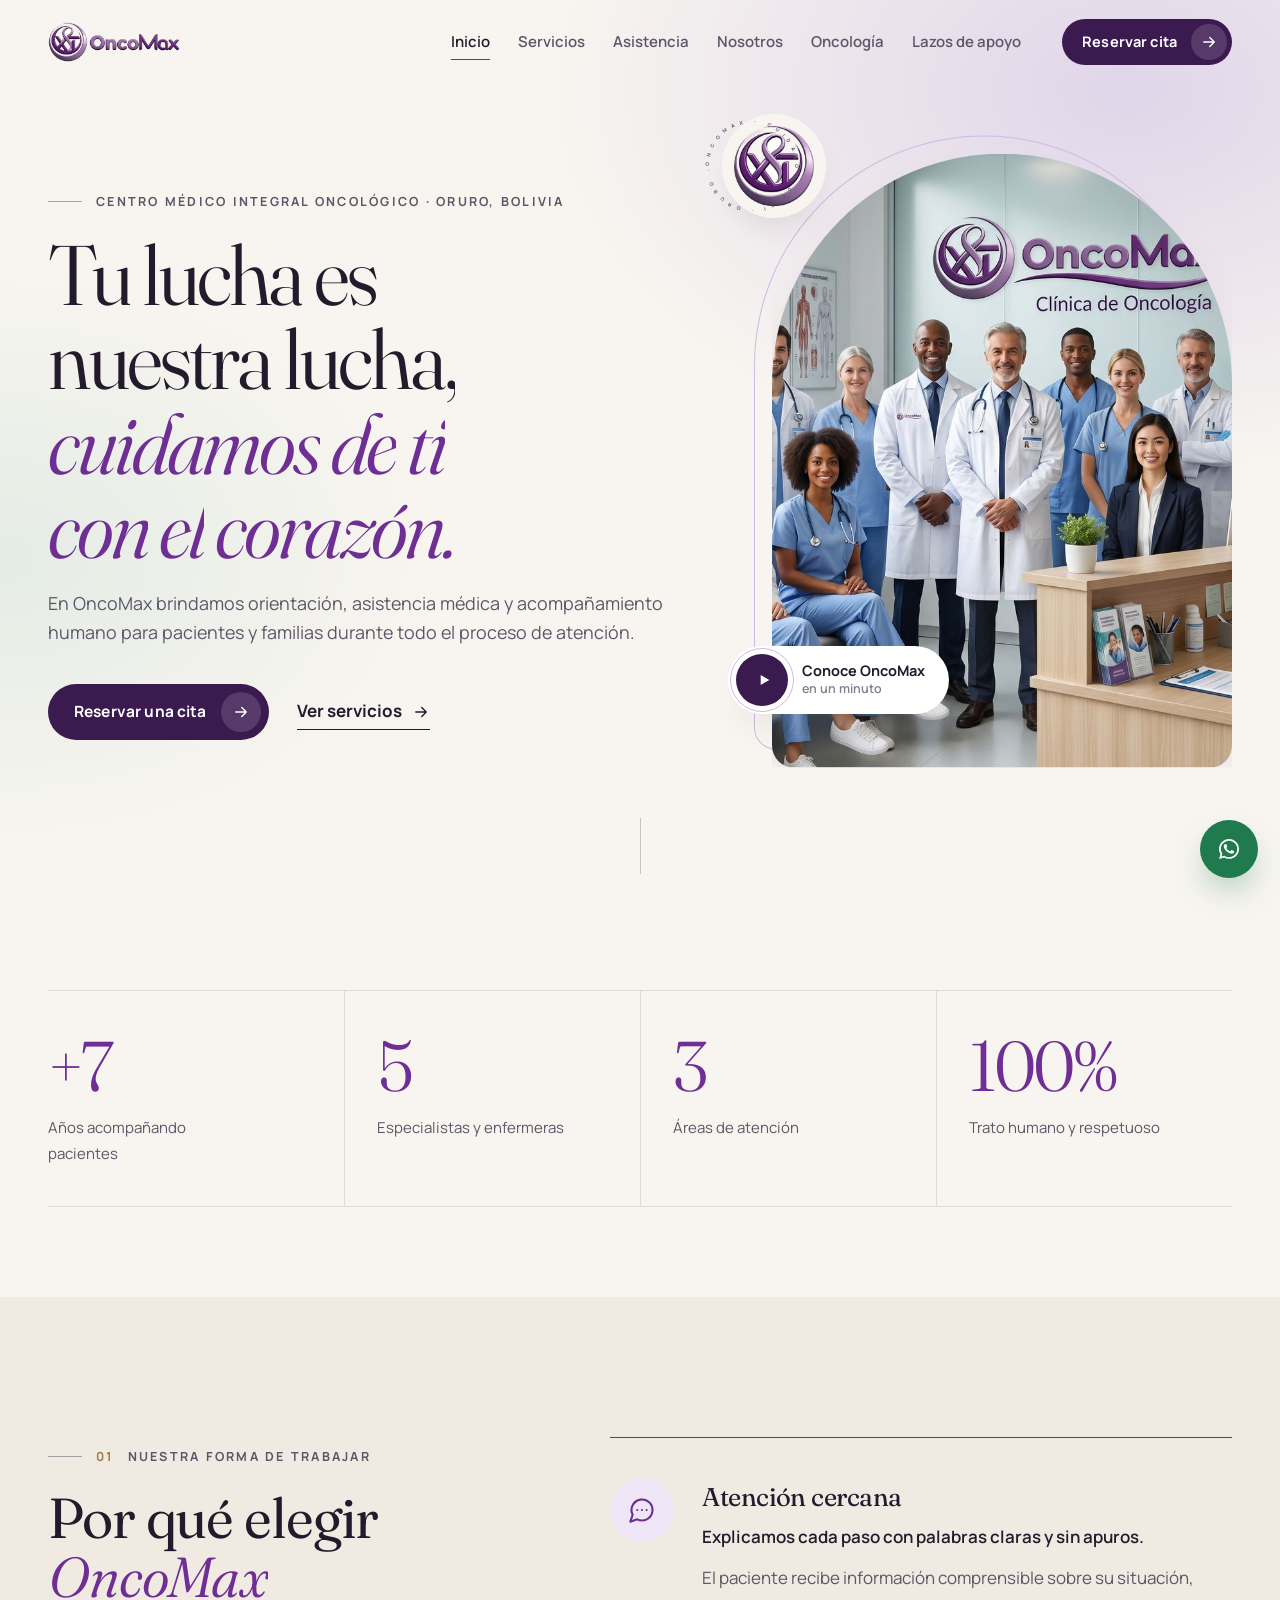
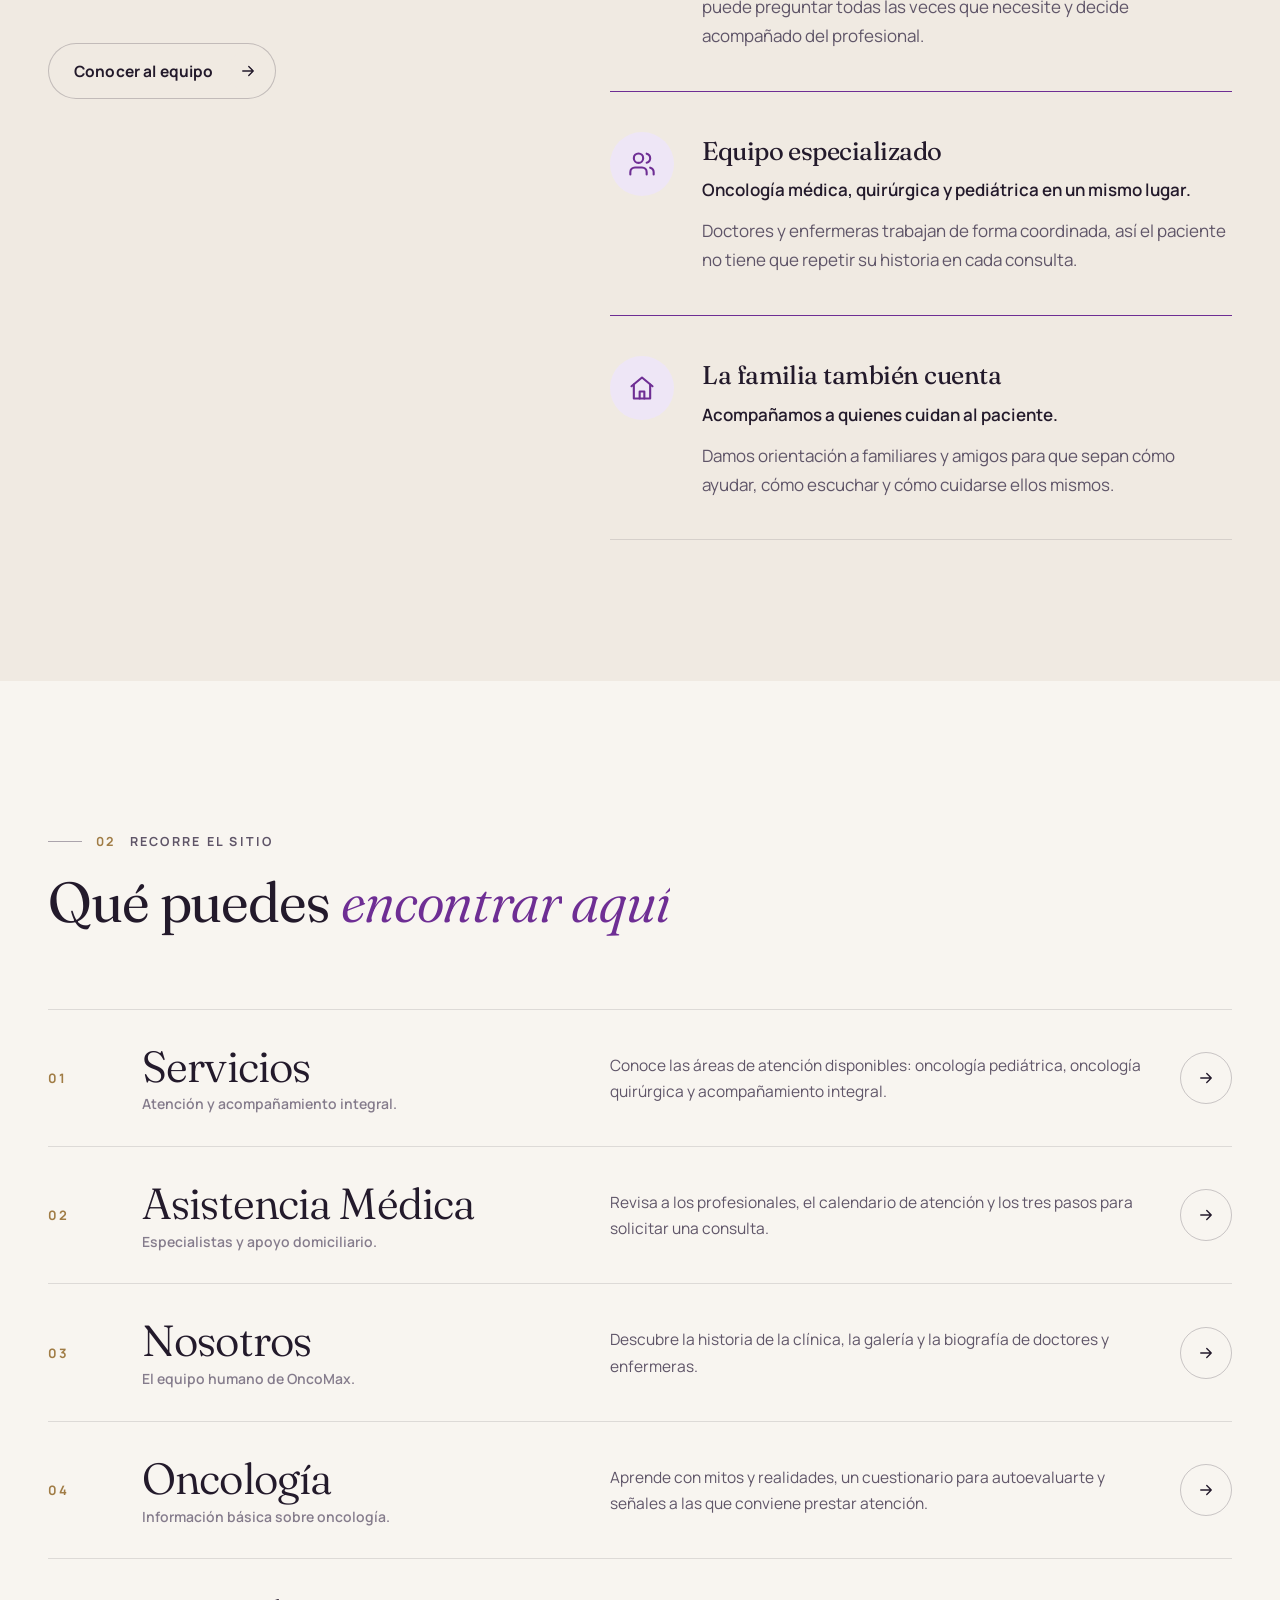
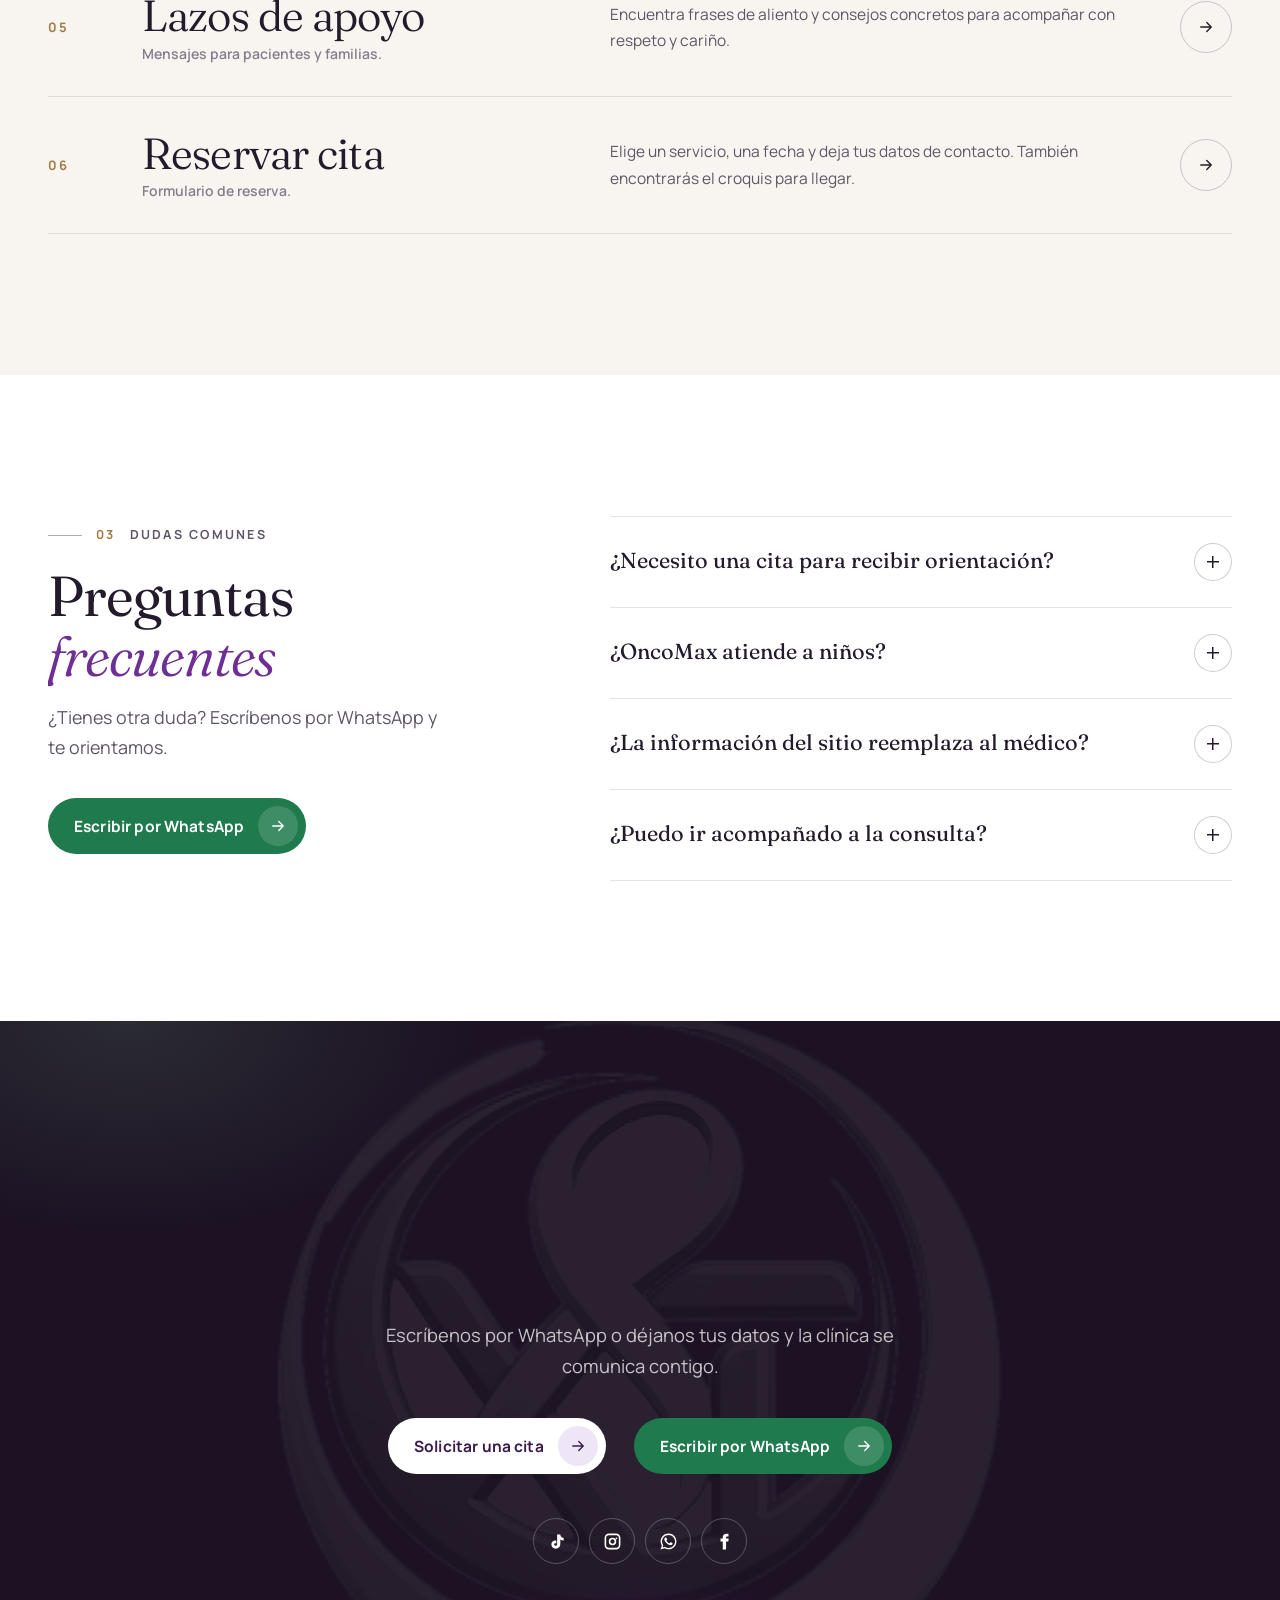
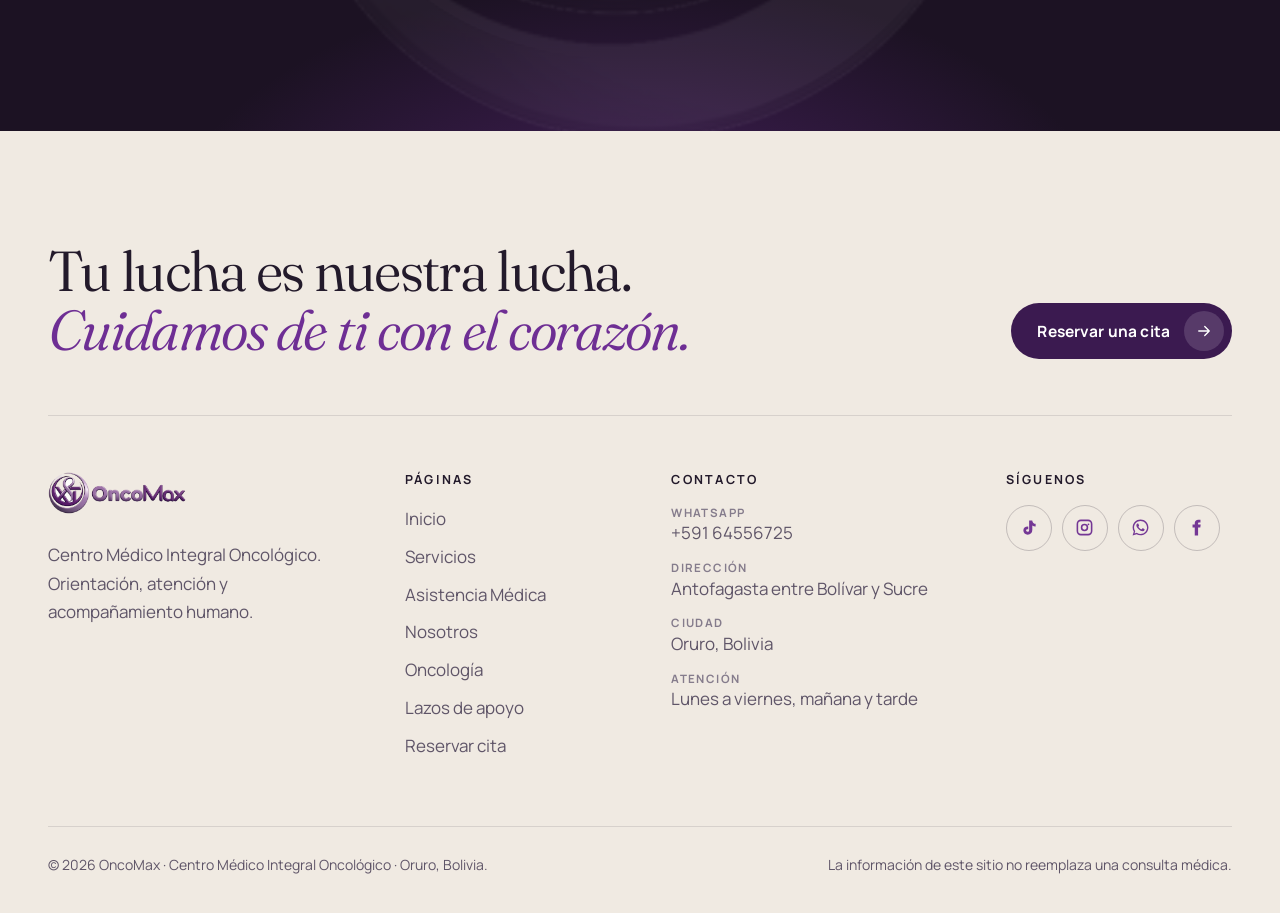
<file: index.html>
<!DOCTYPE html>
<html lang="es">
<head>
  <meta charset="UTF-8">
  <meta name="viewport" content="width=device-width, initial-scale=1.0">
  <meta name="description" content="OncoMax: centro médico integral oncológico en Oruro, Bolivia. Orientación, asistencia médica y acompañamiento humano.">
  <title>OncoMax | Centro Médico Integral Oncológico</title>
  <meta name="theme-color" content="#F8F5F0">
  <link rel="icon" href="assets/img/logo-simbolo.png">
  <!-- Marca la pagina como "con JavaScript" antes de pintarla, para evitar parpadeos. -->
  <script>document.documentElement.classList.add('js');</script>
  <!-- Tipografias: Fraunces (titulos) y Manrope (texto). -->
  <link rel="preconnect" href="https://fonts.googleapis.com">
  <link rel="preconnect" href="https://fonts.gstatic.com" crossorigin>
  <link rel="stylesheet" href="https://fonts.googleapis.com/css2?family=Fraunces:ital,opsz,wght@0,9..144,300..600;1,9..144,300..600&amp;family=Manrope:wght@400..800&amp;display=swap">
  <link rel="stylesheet" href="assets/css/estilos.css">
  <script src="assets/js/main.js" defer></script>
</head>
<body>
  <a class="saltar" href="#contenido">Saltar al contenido</a>

  <!-- ================= CABECERA ================= -->
  <header class="barra">
    <div class="contenedor barra__interior">
      <a class="barra__logo" href="index.html" aria-label="OncoMax, ir al inicio">
        <img src="assets/img/logo-oncomax-horizontal.png" alt="OncoMax" width="132" height="40">
      </a>
      <nav class="barra__nav" id="menu" aria-label="Principal">
        <a href="index.html" aria-current="page"><span class="barra__nav-num">01</span>Inicio</a>
        <a href="servicios.html"><span class="barra__nav-num">02</span>Servicios</a>
        <a href="asistencia.html"><span class="barra__nav-num">03</span>Asistencia</a>
        <a href="nosotros.html"><span class="barra__nav-num">04</span>Nosotros</a>
        <a href="oncologia.html"><span class="barra__nav-num">05</span>Oncología</a>
        <a href="lazos.html"><span class="barra__nav-num">06</span>Lazos de apoyo</a>
        <a class="barra__nav-reserva" href="reserva.html"><span class="barra__nav-num">07</span>Reservar cita</a>
      </nav>
      <a class="btn btn--chico barra__cta" href="reserva.html">Reservar cita<span class="btn__flecha"><svg viewBox="0 0 24 24" fill="none" stroke="currentColor" stroke-width="1.8" stroke-linecap="round" stroke-linejoin="round" aria-hidden="true"><path d="M5 12h14M13 6l6 6-6 6"/></svg></span></a>
      <button class="barra__menu" type="button" aria-expanded="false" aria-controls="menu">
        <span></span><span></span><span class="sr-solo">Abrir menú</span>
      </button>
    </div>
  </header>
  <div class="velo" aria-hidden="true"></div>

  <main id="contenido">
    <!-- ================= PORTADA ================= -->
    <section class="inicio">
      <div class="contenedor inicio__grid">
        <div class="inicio__texto">
          <p class="antetitulo" data-aparecer>Centro Médico Integral Oncológico · Oruro, Bolivia</p>
          <h1 class="titular" data-dividir>Tu lucha es nuestra lucha, <em>cuidamos de ti con el corazón.</em></h1>
          <p class="texto-grande" data-aparecer style="--i:3">En OncoMax brindamos orientación, asistencia médica y acompañamiento
             humano para pacientes y familias durante todo el proceso de atención.</p>
          <div class="acciones" data-aparecer style="--i:4">
            <a class="btn" href="reserva.html">Reservar una cita<span class="btn__flecha"><svg viewBox="0 0 24 24" fill="none" stroke="currentColor" stroke-width="1.8" stroke-linecap="round" stroke-linejoin="round" aria-hidden="true"><path d="M5 12h14M13 6l6 6-6 6"/></svg></span></a>
            <a class="enlace" href="servicios.html">Ver servicios<svg viewBox="0 0 24 24" fill="none" stroke="currentColor" stroke-width="1.8" stroke-linecap="round" stroke-linejoin="round" aria-hidden="true"><path d="M5 12h14M13 6l6 6-6 6"/></svg></a>
          </div>
        </div>

        <div class="inicio__visual" data-aparecer style="--i:2">
          <div class="con-contorno" style="--vertical:37.5%" data-paralaje="36">
            <figure class="arco arco--alto" data-aparecer="imagen">
              <img src="assets/img/web/equipo-oncomax.jpg" alt="Equipo de doctores y enfermeras de OncoMax" width="1100" height="1100" style="--foco: 50% 62%; --zoom: 1.15" fetchpriority="high">
            </figure>
          </div>

          <!-- Simbolo del logo con texto en circulo (SVG textPath). -->
          <div class="inicio__simbolo" aria-hidden="true">
            <svg viewBox="0 0 200 200">
              <defs><path id="circulo-simbolo" d="M100,100 m-82,0 a82,82 0 1,1 164,0 a82,82 0 1,1 -164,0"/></defs>
              <text><textPath href="#circulo-simbolo" textLength="510" lengthAdjust="spacing">OncoMax · Cuidamos de ti · Oruro · </textPath></text>
            </svg>
            <img src="assets/img/logo-simbolo.png" alt="">
          </div>

          <!-- Sin JavaScript, el enlace abre el archivo de video directamente. -->
          <a class="reproducir" href="assets/videos/video-inicio.mp4" data-abrir-video>
            <span class="reproducir__icono"><svg viewBox="0 0 24 24" fill="currentColor" aria-hidden="true"><path d="M7 4.5v15l13-7.5z"/></svg></span>
            <span>Conoce OncoMax<small>en un minuto</small></span>
          </a>
        </div>
      </div>
      <span class="bajar" aria-hidden="true"></span>
    </section>

    <dialog class="dialogo dialogo--video" id="dialogo-video" aria-label="Video: conoce OncoMax en un minuto">
      <button class="dialogo__cerrar" type="button" data-cerrar aria-label="Cerrar video"><svg viewBox="0 0 24 24" fill="none" stroke="currentColor" stroke-width="1.8" stroke-linecap="round" aria-hidden="true"><path d="M6 6l12 12M18 6 6 18"/></svg></button>
      <video controls playsinline preload="none" poster="assets/img/web/equipo-oncomax.jpg">
        <source src="assets/videos/video-inicio.mp4" type="video/mp4">
        Tu navegador no puede reproducir este video.
      </video>
    </dialog>

    <!-- ================= CIFRAS ================= -->
    <section class="seccion seccion--corta">
      <div class="contenedor">
        <!-- El HTML trae el valor final; main.js lo hace contar desde cero. -->
        <div class="cifras" data-escalonar>
          <div class="cifra"><b data-contar="7" data-antes="+">+7</b><span>Años acompañando pacientes</span></div>
          <div class="cifra"><b data-contar="5">5</b><span>Especialistas y enfermeras</span></div>
          <div class="cifra"><b data-contar="3">3</b><span>Áreas de atención</span></div>
          <div class="cifra"><b data-contar="100" data-despues="%">100%</b><span>Trato humano y respetuoso</span></div>
        </div>
      </div>
    </section>

    <!-- ================= POR QUE ONCOMAX ================= -->
    <section class="seccion seccion--lino">
      <div class="contenedor dos-columnas">
        <div class="dos-columnas__fija">
          <p class="antetitulo" data-aparecer><b>01</b> Nuestra forma de trabajar</p>
          <h2 data-dividir>Por qué elegir <em>OncoMax</em></h2>
          <div class="acciones" data-aparecer>
            <a class="btn btn--linea" href="nosotros.html">Conocer al equipo<span class="btn__flecha"><svg viewBox="0 0 24 24" fill="none" stroke="currentColor" stroke-width="1.8" stroke-linecap="round" stroke-linejoin="round" aria-hidden="true"><path d="M5 12h14M13 6l6 6-6 6"/></svg></span></a>
          </div>
        </div>

        <ol class="principios">
          <li class="principio" data-aparecer>
            <span class="principio__icono"><img src="assets/icons/ui/mensaje.svg" alt=""></span>
            <h3>Atención cercana</h3>
            <p class="principio__breve">Explicamos cada paso con palabras claras y sin apuros.</p>
            <p>El paciente recibe información comprensible sobre su situación, puede preguntar todas
               las veces que necesite y decide acompañado del profesional.</p>
          </li>
          <li class="principio" data-aparecer>
            <span class="principio__icono"><img src="assets/icons/ui/equipo.svg" alt=""></span>
            <h3>Equipo especializado</h3>
            <p class="principio__breve">Oncología médica, quirúrgica y pediátrica en un mismo lugar.</p>
            <p>Doctores y enfermeras trabajan de forma coordinada, así el paciente no tiene que repetir
               su historia en cada consulta.</p>
          </li>
          <li class="principio" data-aparecer>
            <span class="principio__icono"><img src="assets/icons/ui/casa.svg" alt=""></span>
            <h3>La familia también cuenta</h3>
            <p class="principio__breve">Acompañamos a quienes cuidan al paciente.</p>
            <p>Damos orientación a familiares y amigos para que sepan cómo ayudar, cómo escuchar y
               cómo cuidarse ellos mismos.</p>
          </li>
        </ol>
      </div>
    </section>

    <!-- ================= INDICE DEL SITIO ================= -->
    <section class="seccion">
      <div class="contenedor">
        <div class="encabezado">
          <p class="antetitulo" data-aparecer><b>02</b> Recorre el sitio</p>
          <h2 data-dividir>Qué puedes <em>encontrar aquí</em></h2>
        </div>

        <!-- data-imagen y data-encuadre: la foto que acompaña al cursor en cada fila. -->
        <ul class="indice" data-escalonar>
          <li>
            <a class="indice__fila" href="servicios.html" data-imagen="assets/img/web/servicio-pediatrico.jpg" data-encuadre="--foco: 50% 45%; --zoom: 1.35">
              <span class="indice__num">01</span>
              <span class="indice__titulo">Servicios<small>Atención y acompañamiento integral.</small></span>
              <span class="indice__texto">Conoce las áreas de atención disponibles: oncología pediátrica, oncología quirúrgica y acompañamiento integral.</span>
              <span class="indice__flecha"><svg viewBox="0 0 24 24" fill="none" stroke="currentColor" stroke-width="1.8" stroke-linecap="round" stroke-linejoin="round" aria-hidden="true"><path d="M5 12h14M13 6l6 6-6 6"/></svg></span>
            </a>
          </li>
          <li>
            <a class="indice__fila" href="asistencia.html" data-imagen="assets/img/web/dra-amara-orellio.jpg" data-encuadre="--foco: 55% 35%; --zoom: 1.3">
              <span class="indice__num">02</span>
              <span class="indice__titulo">Asistencia Médica<small>Especialistas y apoyo domiciliario.</small></span>
              <span class="indice__texto">Revisa a los profesionales, el calendario de atención y los tres pasos para solicitar una consulta.</span>
              <span class="indice__flecha"><svg viewBox="0 0 24 24" fill="none" stroke="currentColor" stroke-width="1.8" stroke-linecap="round" stroke-linejoin="round" aria-hidden="true"><path d="M5 12h14M13 6l6 6-6 6"/></svg></span>
            </a>
          </li>
          <li>
            <a class="indice__fila" href="nosotros.html" data-imagen="assets/img/web/equipo-oncomax.jpg" data-encuadre="--foco: 50% 62%; --zoom: 1.15">
              <span class="indice__num">03</span>
              <span class="indice__titulo">Nosotros<small>El equipo humano de OncoMax.</small></span>
              <span class="indice__texto">Descubre la historia de la clínica, la galería y la biografía de doctores y enfermeras.</span>
              <span class="indice__flecha"><svg viewBox="0 0 24 24" fill="none" stroke="currentColor" stroke-width="1.8" stroke-linecap="round" stroke-linejoin="round" aria-hidden="true"><path d="M5 12h14M13 6l6 6-6 6"/></svg></span>
            </a>
          </li>
          <li>
            <a class="indice__fila" href="oncologia.html" data-imagen="assets/img/web/servicio-quirurgico.jpg" data-encuadre="--foco: 60% 45%; --zoom: 1.35">
              <span class="indice__num">04</span>
              <span class="indice__titulo">Oncología<small>Información básica sobre oncología.</small></span>
              <span class="indice__texto">Aprende con mitos y realidades, un cuestionario para autoevaluarte y señales a las que conviene prestar atención.</span>
              <span class="indice__flecha"><svg viewBox="0 0 24 24" fill="none" stroke="currentColor" stroke-width="1.8" stroke-linecap="round" stroke-linejoin="round" aria-hidden="true"><path d="M5 12h14M13 6l6 6-6 6"/></svg></span>
            </a>
          </li>
          <li>
            <a class="indice__fila" href="lazos.html" data-imagen="assets/img/web/servicio-acompanamiento.jpg" data-encuadre="--foco: 100% 70%; --zoom: 2">
              <span class="indice__num">05</span>
              <span class="indice__titulo">Lazos de apoyo<small>Mensajes para pacientes y familias.</small></span>
              <span class="indice__texto">Encuentra frases de aliento y consejos concretos para acompañar con respeto y cariño.</span>
              <span class="indice__flecha"><svg viewBox="0 0 24 24" fill="none" stroke="currentColor" stroke-width="1.8" stroke-linecap="round" stroke-linejoin="round" aria-hidden="true"><path d="M5 12h14M13 6l6 6-6 6"/></svg></span>
            </a>
          </li>
          <li>
            <a class="indice__fila" href="reserva.html" data-imagen="assets/img/web/dra-elena-rosales.jpg" data-encuadre="--foco: 52% 35%; --zoom: 1.3">
              <span class="indice__num">06</span>
              <span class="indice__titulo">Reservar cita<small>Formulario de reserva.</small></span>
              <span class="indice__texto">Elige un servicio, una fecha y deja tus datos de contacto. También encontrarás el croquis para llegar.</span>
              <span class="indice__flecha"><svg viewBox="0 0 24 24" fill="none" stroke="currentColor" stroke-width="1.8" stroke-linecap="round" stroke-linejoin="round" aria-hidden="true"><path d="M5 12h14M13 6l6 6-6 6"/></svg></span>
            </a>
          </li>
        </ul>
        <div class="vista-previa" aria-hidden="true">
          <figure class="arco"><img src="assets/img/web/servicio-pediatrico.jpg" alt=""></figure>
        </div>
      </div>
    </section>

    <!-- ================= PREGUNTAS FRECUENTES ================= -->
    <section class="seccion seccion--blanca" id="preguntas">
      <div class="contenedor dos-columnas">
        <div class="dos-columnas__fija">
          <p class="antetitulo" data-aparecer><b>03</b> Dudas comunes</p>
          <h2 data-dividir>Preguntas <em>frecuentes</em></h2>
          <p class="texto-grande" data-aparecer>¿Tienes otra duda? Escríbenos por WhatsApp y te orientamos.</p>
          <div class="acciones" data-aparecer>
            <a class="btn btn--whatsapp" href="https://wa.me/59164556725" target="_blank" rel="noopener">Escribir por WhatsApp<span class="btn__flecha"><svg viewBox="0 0 24 24" fill="none" stroke="currentColor" stroke-width="1.8" stroke-linecap="round" stroke-linejoin="round" aria-hidden="true"><path d="M5 12h14M13 6l6 6-6 6"/></svg></span></a>
          </div>
        </div>

        <div class="acordeon" data-aparecer>
          <details>
            <summary>¿Necesito una cita para recibir orientación?</summary>
            <p>Sí, puedes solicitarla desde la página Reserva o comunicarte por WhatsApp.</p>
          </details>
          <details>
            <summary>¿OncoMax atiende a niños?</summary>
            <p>Sí, contamos con información y atención de oncología pediátrica.</p>
          </details>
          <details>
            <summary>¿La información del sitio reemplaza al médico?</summary>
            <p>No. La información del sitio es orientativa; una evaluación siempre debe realizarla un profesional.</p>
          </details>
          <details>
            <summary>¿Puedo ir acompañado a la consulta?</summary>
            <p>Sí. Recomendamos venir con una persona de confianza que ayude a anotar las indicaciones.</p>
          </details>
        </div>
      </div>
    </section>

    <!-- ================= LLAMADO FINAL ================= -->
    <section class="llamado">
      <img class="llamado__simbolo" src="assets/img/logo-simbolo.png" alt="">
      <div class="contenedor">
        <p class="antetitulo" data-aparecer>Estamos para ti</p>
        <h2 data-dividir>Hablemos <em>cuando lo necesites</em></h2>
        <p data-aparecer>Escríbenos por WhatsApp o déjanos tus datos y la clínica se comunica contigo.</p>
        <div class="acciones acciones--centro" data-aparecer>
          <a class="btn btn--claro" href="reserva.html">Solicitar una cita<span class="btn__flecha"><svg viewBox="0 0 24 24" fill="none" stroke="currentColor" stroke-width="1.8" stroke-linecap="round" stroke-linejoin="round" aria-hidden="true"><path d="M5 12h14M13 6l6 6-6 6"/></svg></span></a>
          <a class="btn btn--whatsapp" href="https://wa.me/59164556725" target="_blank" rel="noopener">Escribir por WhatsApp<span class="btn__flecha"><svg viewBox="0 0 24 24" fill="none" stroke="currentColor" stroke-width="1.8" stroke-linecap="round" stroke-linejoin="round" aria-hidden="true"><path d="M5 12h14M13 6l6 6-6 6"/></svg></span></a>
        </div>
        <!-- TikTok e Instagram quedan en # hasta tener los enlaces de la clinica. -->
        <div class="redes redes--claras">
          <a href="#" aria-label="TikTok"><img src="assets/icons/tiktok.svg" alt=""></a>
          <a href="#" aria-label="Instagram"><img src="assets/icons/instagram.svg" alt=""></a>
          <a href="https://wa.me/59164556725" target="_blank" rel="noopener" aria-label="WhatsApp"><img src="assets/icons/whatsapp.svg" alt=""></a>
          <a href="https://www.facebook.com/profile.php?id=61578464102459" target="_blank" rel="noopener" aria-label="Facebook"><img src="assets/icons/facebook.svg" alt=""></a>
        </div>
      </div>
    </section>
  </main>

  <!-- ================= PIE DE PAGINA ================= -->
  <footer class="pie">
    <div class="contenedor">
      <div class="pie__superior">
        <p class="pie__frase">Tu lucha es nuestra lucha.<br><em>Cuidamos de ti con el corazón.</em></p>
        <a class="btn" href="reserva.html">Reservar una cita<span class="btn__flecha"><svg viewBox="0 0 24 24" fill="none" stroke="currentColor" stroke-width="1.8" stroke-linecap="round" stroke-linejoin="round" aria-hidden="true"><path d="M5 12h14M13 6l6 6-6 6"/></svg></span></a>
      </div>
      <div class="pie__columnas">
        <div>
          <a class="pie__logo" href="index.html"><img src="assets/img/logo-oncomax-horizontal.png" alt="OncoMax" width="139" height="42"></a>
          <p>Centro Médico Integral Oncológico. Orientación, atención y acompañamiento humano.</p>
        </div>
        <div>
          <h3>Páginas</h3>
          <ul>
            <li><a href="index.html">Inicio</a></li>
            <li><a href="servicios.html">Servicios</a></li>
            <li><a href="asistencia.html">Asistencia Médica</a></li>
            <li><a href="nosotros.html">Nosotros</a></li>
            <li><a href="oncologia.html">Oncología</a></li>
            <li><a href="lazos.html">Lazos de apoyo</a></li>
            <li><a href="reserva.html">Reservar cita</a></li>
          </ul>
        </div>
        <div>
          <h3>Contacto</h3>
          <ul>
            <li class="pie__dato"><small>WhatsApp</small><a href="https://wa.me/59164556725" target="_blank" rel="noopener">+591 64556725</a></li>
            <li class="pie__dato"><small>Dirección</small>Antofagasta entre Bolívar y Sucre</li>
            <li class="pie__dato"><small>Ciudad</small>Oruro, Bolivia</li>
            <li class="pie__dato"><small>Atención</small>Lunes a viernes, mañana y tarde</li>
          </ul>
        </div>
        <div>
          <h3>Síguenos</h3>
          <!-- TikTok e Instagram quedan en # hasta tener los enlaces de la clinica. -->
          <div class="redes">
            <a href="#" aria-label="TikTok"><img src="assets/icons/tiktok.svg" alt=""></a>
            <a href="#" aria-label="Instagram"><img src="assets/icons/instagram.svg" alt=""></a>
            <a href="https://wa.me/59164556725" target="_blank" rel="noopener" aria-label="WhatsApp"><img src="assets/icons/whatsapp.svg" alt=""></a>
            <a href="https://www.facebook.com/profile.php?id=61578464102459" target="_blank" rel="noopener" aria-label="Facebook"><img src="assets/icons/facebook.svg" alt=""></a>
          </div>
        </div>
      </div>
      <div class="pie__inferior">
        <p>© 2026 OncoMax · Centro Médico Integral Oncológico · Oruro, Bolivia.</p>
        <p>La información de este sitio no reemplaza una consulta médica.</p>
      </div>
    </div>
  </footer>

  <a class="whatsapp" href="https://wa.me/59164556725" target="_blank" rel="noopener" aria-label="Escribir por WhatsApp">
    <img src="assets/icons/whatsapp.svg" alt=""><span>Escríbenos</span>
  </a>
</body>
</html>
</file>
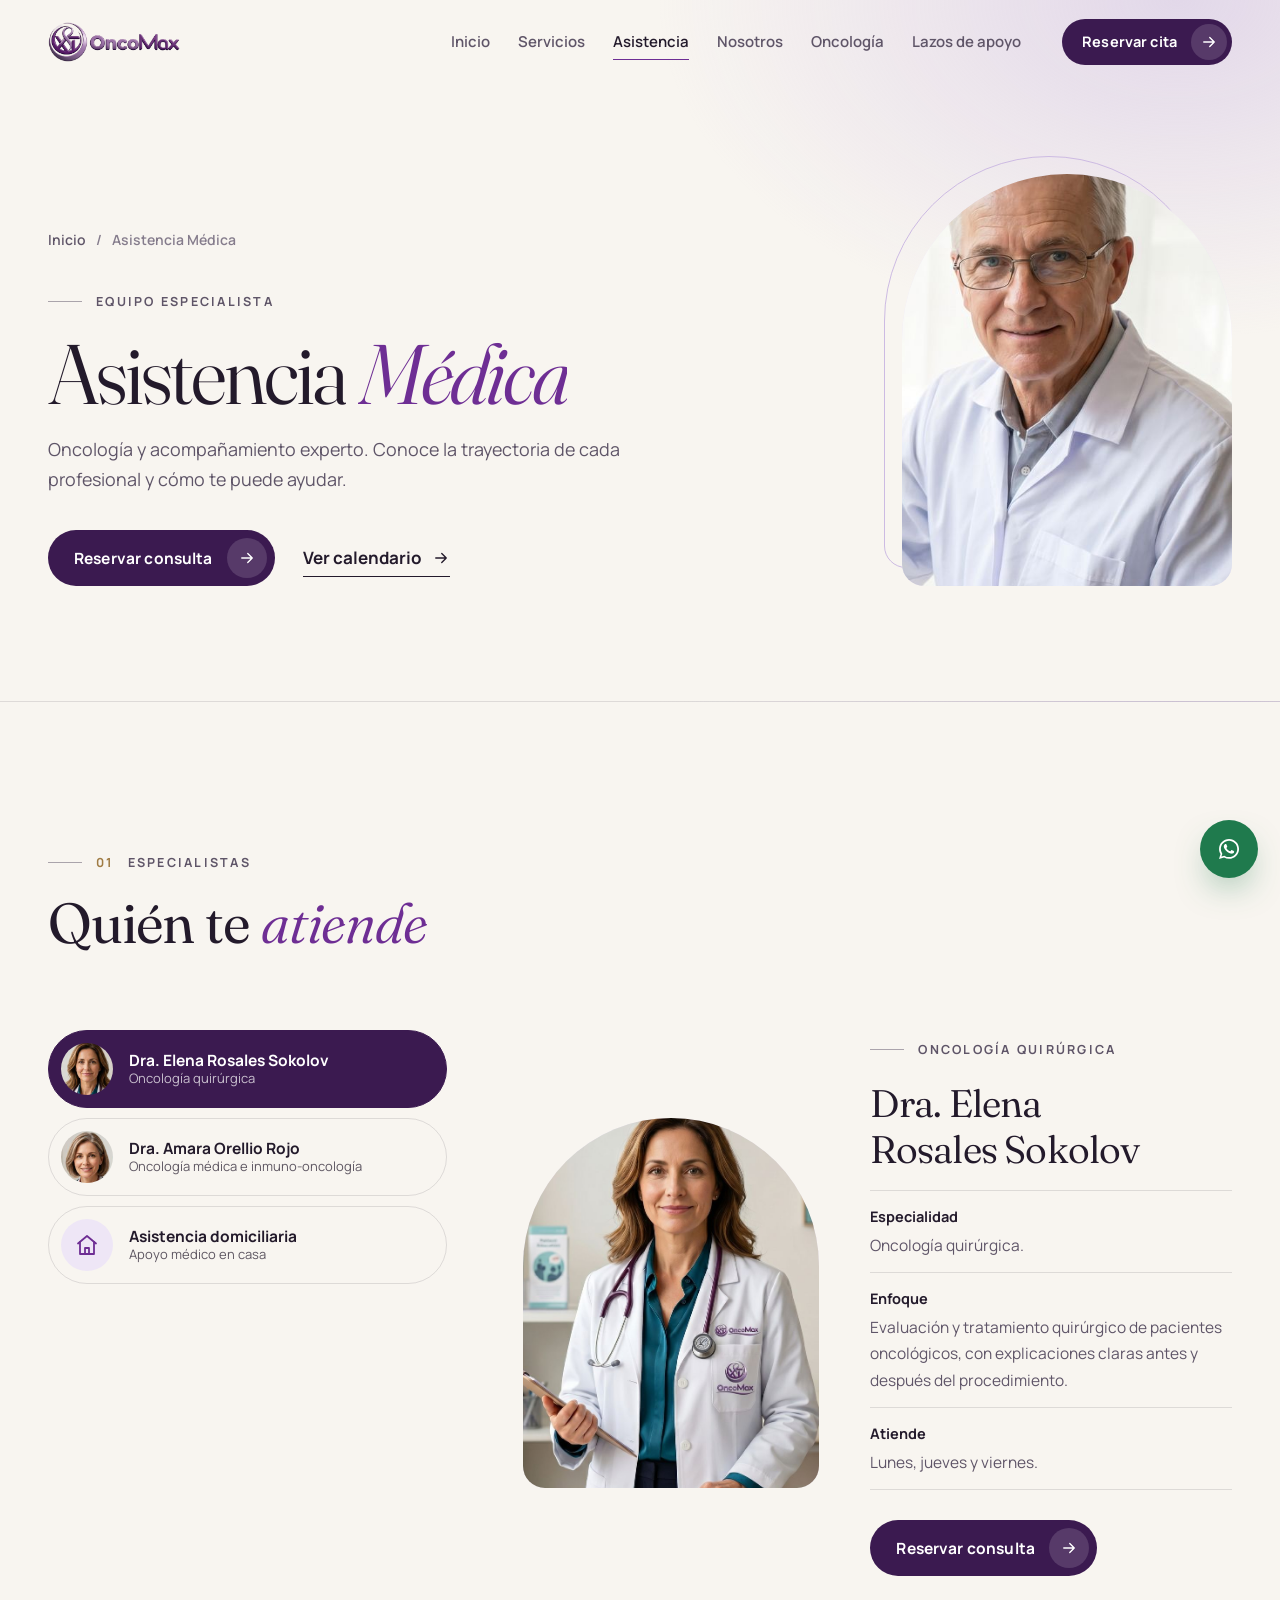
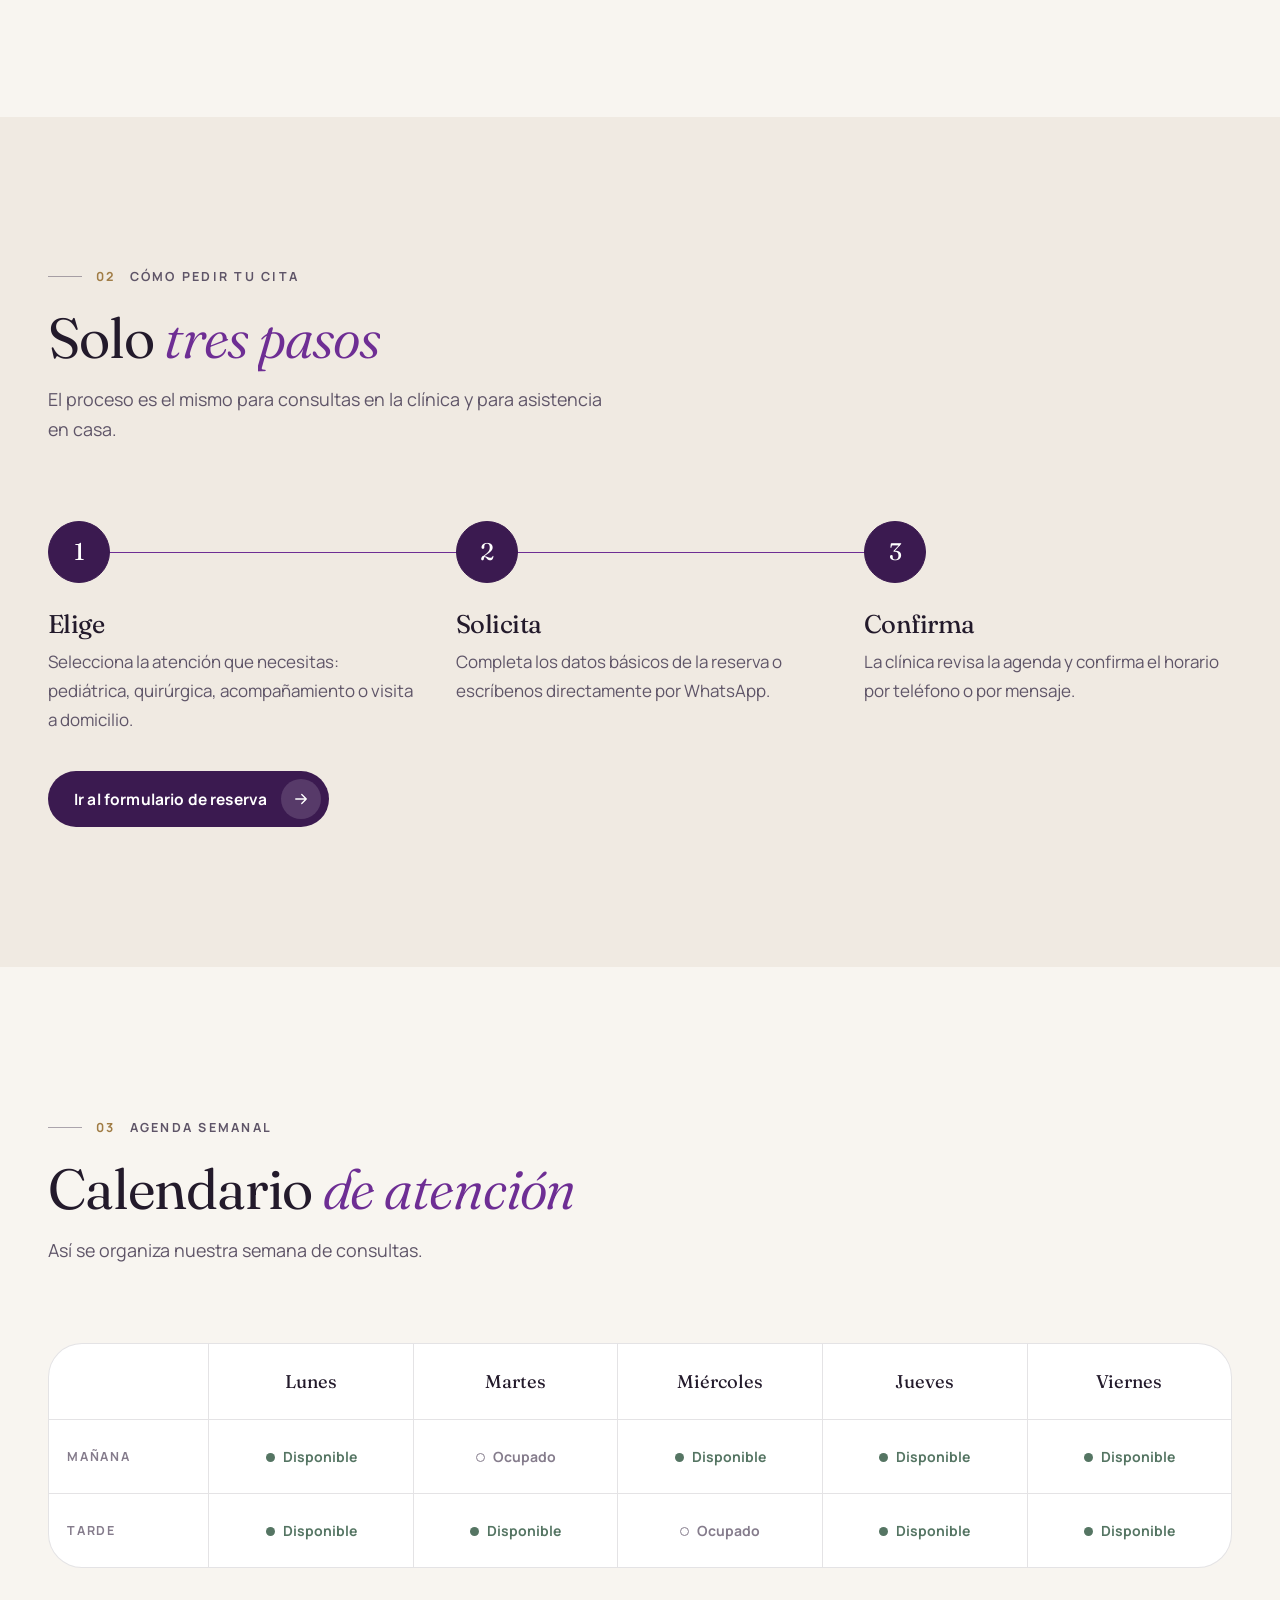
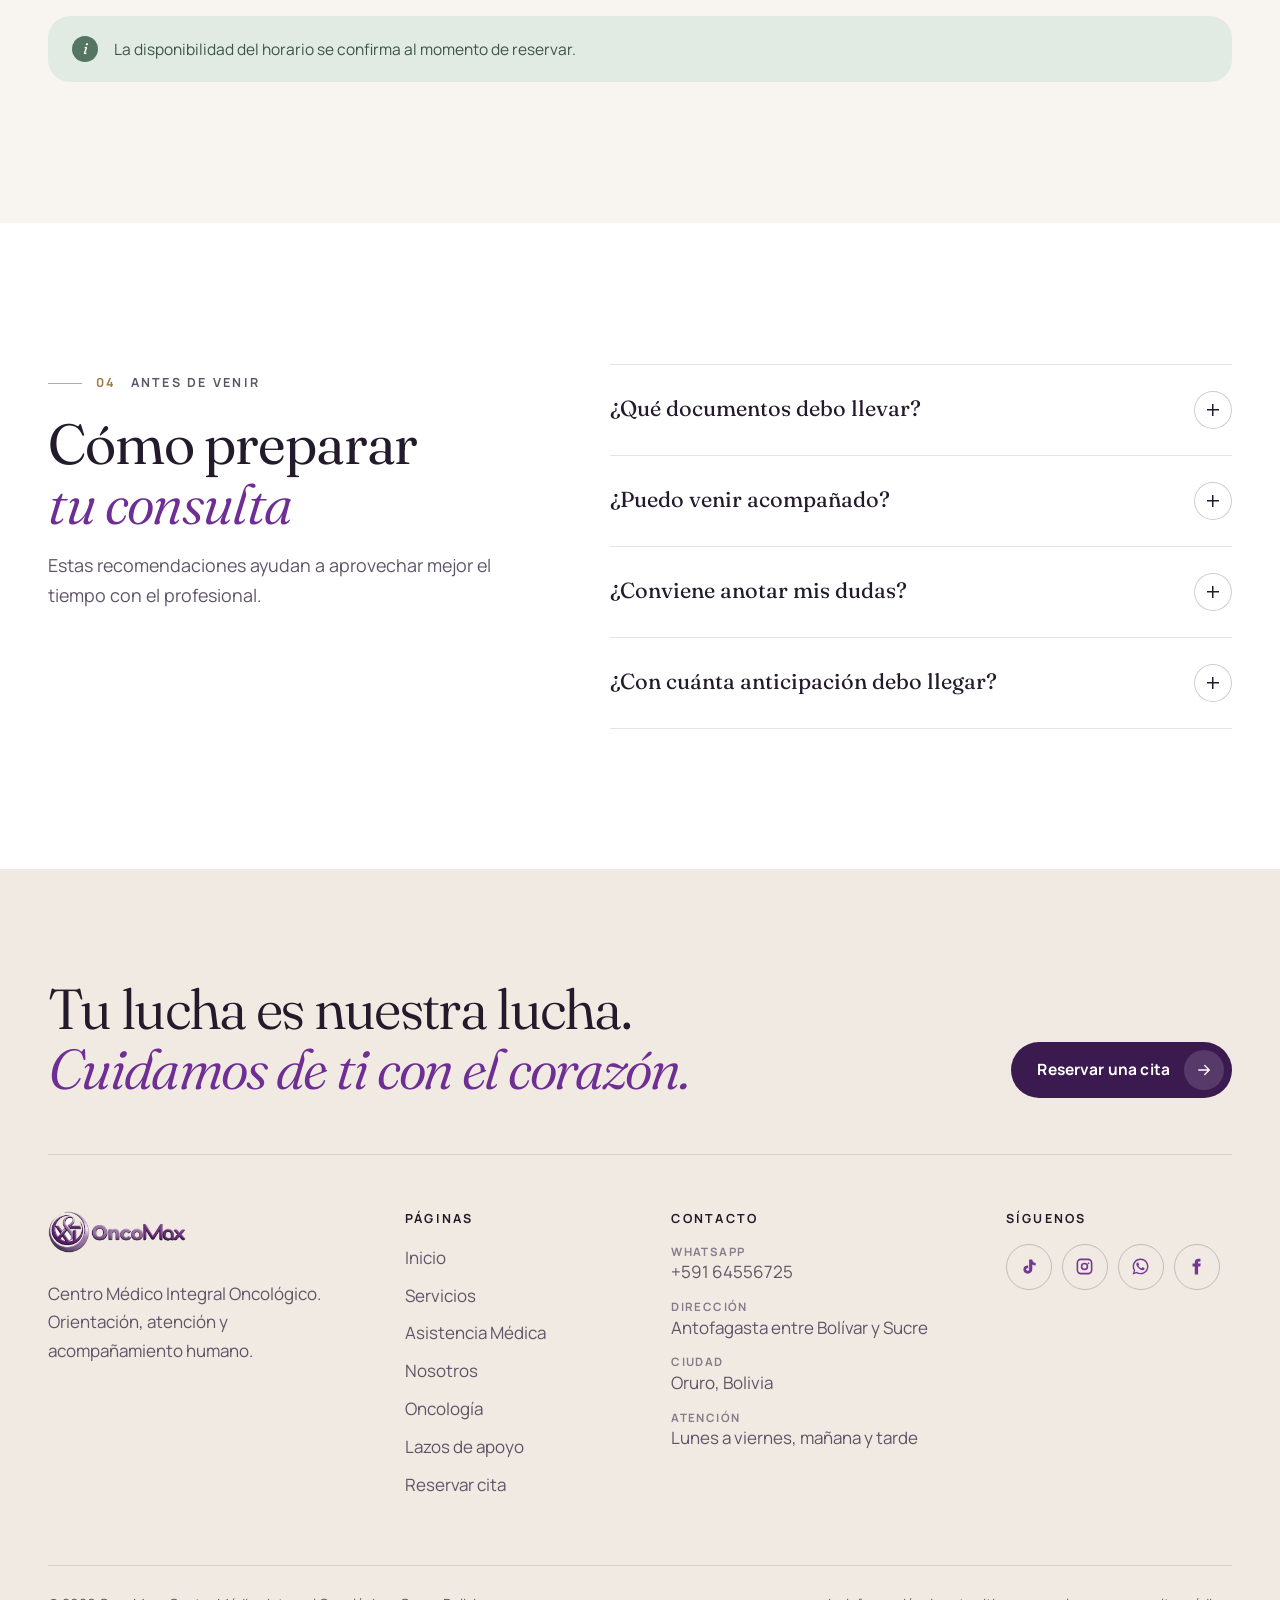
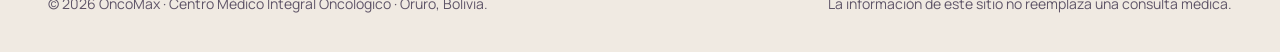
<file: asistencia.html>
<!DOCTYPE html>
<html lang="es">
<head>
  <meta charset="UTF-8">
  <meta name="viewport" content="width=device-width, initial-scale=1.0">
  <meta name="description" content="Especialistas de OncoMax, calendario de atención y pasos para solicitar una consulta.">
  <title>Asistencia Médica | OncoMax</title>
  <meta name="theme-color" content="#F8F5F0">
  <link rel="icon" href="assets/img/logo-simbolo.png">
  <!-- Marca la pagina como "con JavaScript" antes de pintarla, para evitar parpadeos. -->
  <script>document.documentElement.classList.add('js');</script>
  <!-- Tipografias: Fraunces (titulos) y Manrope (texto). -->
  <link rel="preconnect" href="https://fonts.googleapis.com">
  <link rel="preconnect" href="https://fonts.gstatic.com" crossorigin>
  <link rel="stylesheet" href="https://fonts.googleapis.com/css2?family=Fraunces:ital,opsz,wght@0,9..144,300..600;1,9..144,300..600&amp;family=Manrope:wght@400..800&amp;display=swap">
  <link rel="stylesheet" href="assets/css/estilos.css">
  <script src="assets/js/main.js" defer></script>
</head>
<body>
  <a class="saltar" href="#contenido">Saltar al contenido</a>

  <!-- ================= CABECERA ================= -->
  <header class="barra">
    <div class="contenedor barra__interior">
      <a class="barra__logo" href="index.html" aria-label="OncoMax, ir al inicio">
        <img src="assets/img/logo-oncomax-horizontal.png" alt="OncoMax" width="132" height="40">
      </a>
      <nav class="barra__nav" id="menu" aria-label="Principal">
        <a href="index.html"><span class="barra__nav-num">01</span>Inicio</a>
        <a href="servicios.html"><span class="barra__nav-num">02</span>Servicios</a>
        <a href="asistencia.html" aria-current="page"><span class="barra__nav-num">03</span>Asistencia</a>
        <a href="nosotros.html"><span class="barra__nav-num">04</span>Nosotros</a>
        <a href="oncologia.html"><span class="barra__nav-num">05</span>Oncología</a>
        <a href="lazos.html"><span class="barra__nav-num">06</span>Lazos de apoyo</a>
        <a class="barra__nav-reserva" href="reserva.html"><span class="barra__nav-num">07</span>Reservar cita</a>
      </nav>
      <a class="btn btn--chico barra__cta" href="reserva.html">Reservar cita<span class="btn__flecha"><svg viewBox="0 0 24 24" fill="none" stroke="currentColor" stroke-width="1.8" stroke-linecap="round" stroke-linejoin="round" aria-hidden="true"><path d="M5 12h14M13 6l6 6-6 6"/></svg></span></a>
      <button class="barra__menu" type="button" aria-expanded="false" aria-controls="menu">
        <span></span><span></span><span class="sr-solo">Abrir menú</span>
      </button>
    </div>
  </header>
  <div class="velo" aria-hidden="true"></div>

  <main id="contenido">
    <!-- ================= CABECERA DE LA PAGINA ================= -->
    <section class="portada">
      <div class="contenedor portada__grid">
        <div>
          <nav class="migas" aria-label="Ruta de navegación"><a href="index.html">Inicio</a><span aria-hidden="true">/</span><span aria-current="page">Asistencia Médica</span></nav>
          <p class="antetitulo" data-aparecer>Equipo especialista</p>
          <h1 class="titular" data-dividir>Asistencia <em>Médica</em></h1>
          <p class="texto-grande" data-aparecer style="--i:2">Oncología y acompañamiento experto. Conoce la trayectoria de cada
             profesional y cómo te puede ayudar.</p>
          <div class="acciones" data-aparecer style="--i:3">
            <a class="btn" href="reserva.html">Reservar consulta<span class="btn__flecha"><svg viewBox="0 0 24 24" fill="none" stroke="currentColor" stroke-width="1.8" stroke-linecap="round" stroke-linejoin="round" aria-hidden="true"><path d="M5 12h14M13 6l6 6-6 6"/></svg></span></a>
            <a class="enlace" href="#calendario">Ver calendario<svg viewBox="0 0 24 24" fill="none" stroke="currentColor" stroke-width="1.8" stroke-linecap="round" stroke-linejoin="round" aria-hidden="true"><path d="M5 12h14M13 6l6 6-6 6"/></svg></a>
          </div>
        </div>
        <div class="portada__visual con-contorno" data-aparecer style="--i:1">
          <figure class="arco" data-aparecer="imagen">
            <img src="assets/img/web/doctor-abdon.jpg" alt="Médico especialista de OncoMax" width="1100" height="1100" style="--foco: 100% 20%; --zoom: 1.9">
          </figure>
        </div>
      </div>
    </section>

    <!-- ================= ESPECIALISTAS (pestañas) ================= -->
    <section class="seccion">
      <div class="contenedor">
        <div class="encabezado">
          <p class="antetitulo" data-aparecer><b>01</b> Especialistas</p>
          <h2 data-dividir>Quién te <em>atiende</em></h2>
        </div>

        <div class="perfiles" data-pestanas>
          <div class="perfiles__lista" role="tablist" aria-label="Especialistas" data-aparecer>
            <button class="pestana" type="button" role="tab" id="tab-elena" aria-controls="panel-elena" aria-selected="true">
              <span class="pestana__foto"><img src="assets/img/web/cara-dra-elena-rosales.jpg" alt=""></span>
              <span><b>Dra. Elena Rosales Sokolov</b><small>Oncología quirúrgica</small></span>
            </button>
            <button class="pestana" type="button" role="tab" id="tab-amara" aria-controls="panel-amara" aria-selected="false">
              <span class="pestana__foto"><img src="assets/img/web/cara-dra-amara-orellio.jpg" alt=""></span>
              <span><b>Dra. Amara Orellio Rojo</b><small>Oncología médica e inmuno-oncología</small></span>
            </button>
            <button class="pestana" type="button" role="tab" id="tab-hogar" aria-controls="panel-hogar" aria-selected="false">
              <span class="pestana__foto"><img class="icono-svg" src="assets/icons/ui/casa.svg" alt=""></span>
              <span><b>Asistencia domiciliaria</b><small>Apoyo médico en casa</small></span>
            </button>
          </div>

          <div>
            <article class="panel-perfil" role="tabpanel" id="panel-elena" aria-labelledby="tab-elena" tabindex="0">
              <figure class="arco"><img src="assets/img/web/dra-elena-rosales.jpg" alt="Dra. Elena Rosales Sokolov" loading="lazy" style="--foco: 52% 35%; --zoom: 1.3"></figure>
              <div>
                <p class="antetitulo">Oncología quirúrgica</p>
                <h3>Dra. Elena Rosales Sokolov</h3>
                <dl class="datos">
                  <div><dt>Especialidad</dt><dd>Oncología quirúrgica.</dd></div>
                  <div><dt>Enfoque</dt><dd>Evaluación y tratamiento quirúrgico de pacientes oncológicos, con explicaciones claras antes y después del procedimiento.</dd></div>
                  <div><dt>Atiende</dt><dd>Lunes, jueves y viernes.</dd></div>
                </dl>
                <a class="btn" href="reserva.html">Reservar consulta<span class="btn__flecha"><svg viewBox="0 0 24 24" fill="none" stroke="currentColor" stroke-width="1.8" stroke-linecap="round" stroke-linejoin="round" aria-hidden="true"><path d="M5 12h14M13 6l6 6-6 6"/></svg></span></a>
              </div>
            </article>

            <article class="panel-perfil" role="tabpanel" id="panel-amara" aria-labelledby="tab-amara" tabindex="0">
              <figure class="arco"><img src="assets/img/web/dra-amara-orellio.jpg" alt="Dra. Amara Orellio Rojo" loading="lazy" style="--foco: 55% 35%; --zoom: 1.3"></figure>
              <div>
                <p class="antetitulo">Oncología médica e inmuno-oncología</p>
                <h3>Dra. Amara Orellio Rojo</h3>
                <dl class="datos">
                  <div><dt>Especialidad</dt><dd>Oncología médica e inmuno-oncología.</dd></div>
                  <div><dt>Enfoque</dt><dd>Tratamiento integral y seguimiento clínico del paciente a lo largo de todo el proceso.</dd></div>
                  <div><dt>Atiende</dt><dd>Martes, miércoles y viernes.</dd></div>
                </dl>
                <a class="btn" href="reserva.html">Reservar consulta<span class="btn__flecha"><svg viewBox="0 0 24 24" fill="none" stroke="currentColor" stroke-width="1.8" stroke-linecap="round" stroke-linejoin="round" aria-hidden="true"><path d="M5 12h14M13 6l6 6-6 6"/></svg></span></a>
              </div>
            </article>

            <article class="panel-perfil" role="tabpanel" id="panel-hogar" aria-labelledby="tab-hogar" tabindex="0">
              <figure class="arco"><img src="assets/img/web/asistencia-domiciliaria.jpg" alt="Asistencia domiciliaria" loading="lazy" style="--foco: 100% 25%; --zoom: 1.5"></figure>
              <div>
                <p class="antetitulo">Apoyo médico en casa</p>
                <h3>Asistencia domiciliaria</h3>
                <dl class="datos">
                  <div><dt>¿Qué es?</dt><dd>Un servicio para orientar y acompañar a pacientes que necesitan apoyo médico básico desde su hogar.</dd></div>
                  <div><dt>Incluye</dt><dd>Control básico, orientación de cuidados y coordinación con el especialista responsable.</dd></div>
                </dl>
                <a class="btn" href="reserva.html">Solicitar visita<span class="btn__flecha"><svg viewBox="0 0 24 24" fill="none" stroke="currentColor" stroke-width="1.8" stroke-linecap="round" stroke-linejoin="round" aria-hidden="true"><path d="M5 12h14M13 6l6 6-6 6"/></svg></span></a>
              </div>
            </article>
          </div>
        </div>
      </div>
    </section>

    <!-- ================= PASOS PARA RESERVAR ================= -->
    <section class="seccion seccion--lino">
      <div class="contenedor">
        <div class="encabezado">
          <p class="antetitulo" data-aparecer><b>02</b> Cómo pedir tu cita</p>
          <h2 data-dividir>Solo <em>tres pasos</em></h2>
          <p class="texto-grande" data-aparecer>El proceso es el mismo para consultas en la clínica y para asistencia en casa.</p>
        </div>
        <ol class="pasos">
          <li class="paso">
            <span class="paso__num">1</span>
            <h3>Elige</h3>
            <p>Selecciona la atención que necesitas: pediátrica, quirúrgica, acompañamiento o visita a domicilio.</p>
          </li>
          <li class="paso">
            <span class="paso__num">2</span>
            <h3>Solicita</h3>
            <p>Completa los datos básicos de la reserva o escríbenos directamente por WhatsApp.</p>
          </li>
          <li class="paso">
            <span class="paso__num">3</span>
            <h3>Confirma</h3>
            <p>La clínica revisa la agenda y confirma el horario por teléfono o por mensaje.</p>
          </li>
        </ol>
        <div class="acciones" data-aparecer>
          <a class="btn" href="reserva.html">Ir al formulario de reserva<span class="btn__flecha"><svg viewBox="0 0 24 24" fill="none" stroke="currentColor" stroke-width="1.8" stroke-linecap="round" stroke-linejoin="round" aria-hidden="true"><path d="M5 12h14M13 6l6 6-6 6"/></svg></span></a>
        </div>
      </div>
    </section>

    <!-- ================= CALENDARIO ================= -->
    <section class="seccion" id="calendario">
      <div class="contenedor">
        <div class="encabezado">
          <p class="antetitulo" data-aparecer><b>03</b> Agenda semanal</p>
          <h2 data-dividir>Calendario <em>de atención</em></h2>
          <p class="texto-grande" data-aparecer>Así se organiza nuestra semana de consultas.</p>
        </div>

        <div class="semana-envoltura" data-aparecer>
          <table class="semana">
            <caption class="sr-solo">Disponibilidad por día y turno</caption>
            <thead>
              <tr><th scope="col"><span class="sr-solo">Turno</span></th><th scope="col">Lunes</th><th scope="col">Martes</th><th scope="col">Miércoles</th><th scope="col">Jueves</th><th scope="col">Viernes</th></tr>
            </thead>
            <tbody>
              <tr>
                <th scope="row">Mañana</th>
                <td><span class="estado estado--si">Disponible</span></td>
                <td><span class="estado estado--no">Ocupado</span></td>
                <td><span class="estado estado--si">Disponible</span></td>
                <td><span class="estado estado--si">Disponible</span></td>
                <td><span class="estado estado--si">Disponible</span></td>
              </tr>
              <tr>
                <th scope="row">Tarde</th>
                <td><span class="estado estado--si">Disponible</span></td>
                <td><span class="estado estado--si">Disponible</span></td>
                <td><span class="estado estado--no">Ocupado</span></td>
                <td><span class="estado estado--si">Disponible</span></td>
                <td><span class="estado estado--si">Disponible</span></td>
              </tr>
            </tbody>
          </table>
        </div>
        <p class="aviso" data-aparecer>La disponibilidad del horario se confirma al momento de reservar.</p>
      </div>
    </section>

    <!-- ================= PREPARAR LA CONSULTA ================= -->
    <section class="seccion seccion--blanca">
      <div class="contenedor dos-columnas">
        <div class="dos-columnas__fija">
          <p class="antetitulo" data-aparecer><b>04</b> Antes de venir</p>
          <h2 data-dividir>Cómo preparar <em>tu consulta</em></h2>
          <p class="texto-grande" data-aparecer>Estas recomendaciones ayudan a aprovechar mejor el tiempo con el profesional.</p>
        </div>
        <div class="acordeon" data-aparecer>
          <details>
            <summary>¿Qué documentos debo llevar?</summary>
            <p>Tu documento de identidad y los estudios médicos que tengas, aunque sean antiguos.</p>
          </details>
          <details>
            <summary>¿Puedo venir acompañado?</summary>
            <p>Sí. Una persona de confianza puede ayudarte a anotar las indicaciones del profesional.</p>
          </details>
          <details>
            <summary>¿Conviene anotar mis dudas?</summary>
            <p>Sí. Escribir las preguntas antes de la cita evita olvidarlas durante la conversación.</p>
          </details>
          <details>
            <summary>¿Con cuánta anticipación debo llegar?</summary>
            <p>Diez minutos antes del horario reservado son suficientes para el registro.</p>
          </details>
        </div>
      </div>
    </section>
  </main>

  <!-- ================= PIE DE PAGINA ================= -->
  <footer class="pie">
    <div class="contenedor">
      <div class="pie__superior">
        <p class="pie__frase">Tu lucha es nuestra lucha.<br><em>Cuidamos de ti con el corazón.</em></p>
        <a class="btn" href="reserva.html">Reservar una cita<span class="btn__flecha"><svg viewBox="0 0 24 24" fill="none" stroke="currentColor" stroke-width="1.8" stroke-linecap="round" stroke-linejoin="round" aria-hidden="true"><path d="M5 12h14M13 6l6 6-6 6"/></svg></span></a>
      </div>
      <div class="pie__columnas">
        <div>
          <a class="pie__logo" href="index.html"><img src="assets/img/logo-oncomax-horizontal.png" alt="OncoMax" width="139" height="42"></a>
          <p>Centro Médico Integral Oncológico. Orientación, atención y acompañamiento humano.</p>
        </div>
        <div>
          <h3>Páginas</h3>
          <ul>
            <li><a href="index.html">Inicio</a></li>
            <li><a href="servicios.html">Servicios</a></li>
            <li><a href="asistencia.html">Asistencia Médica</a></li>
            <li><a href="nosotros.html">Nosotros</a></li>
            <li><a href="oncologia.html">Oncología</a></li>
            <li><a href="lazos.html">Lazos de apoyo</a></li>
            <li><a href="reserva.html">Reservar cita</a></li>
          </ul>
        </div>
        <div>
          <h3>Contacto</h3>
          <ul>
            <li class="pie__dato"><small>WhatsApp</small><a href="https://wa.me/59164556725" target="_blank" rel="noopener">+591 64556725</a></li>
            <li class="pie__dato"><small>Dirección</small>Antofagasta entre Bolívar y Sucre</li>
            <li class="pie__dato"><small>Ciudad</small>Oruro, Bolivia</li>
            <li class="pie__dato"><small>Atención</small>Lunes a viernes, mañana y tarde</li>
          </ul>
        </div>
        <div>
          <h3>Síguenos</h3>
          <!-- TikTok e Instagram quedan en # hasta tener los enlaces de la clinica. -->
          <div class="redes">
            <a href="#" aria-label="TikTok"><img src="assets/icons/tiktok.svg" alt=""></a>
            <a href="#" aria-label="Instagram"><img src="assets/icons/instagram.svg" alt=""></a>
            <a href="https://wa.me/59164556725" target="_blank" rel="noopener" aria-label="WhatsApp"><img src="assets/icons/whatsapp.svg" alt=""></a>
            <a href="https://www.facebook.com/profile.php?id=61578464102459" target="_blank" rel="noopener" aria-label="Facebook"><img src="assets/icons/facebook.svg" alt=""></a>
          </div>
        </div>
      </div>
      <div class="pie__inferior">
        <p>© 2026 OncoMax · Centro Médico Integral Oncológico · Oruro, Bolivia.</p>
        <p>La información de este sitio no reemplaza una consulta médica.</p>
      </div>
    </div>
  </footer>

  <a class="whatsapp" href="https://wa.me/59164556725" target="_blank" rel="noopener" aria-label="Escribir por WhatsApp">
    <img src="assets/icons/whatsapp.svg" alt=""><span>Escríbenos</span>
  </a>
</body>
</html>
</file>
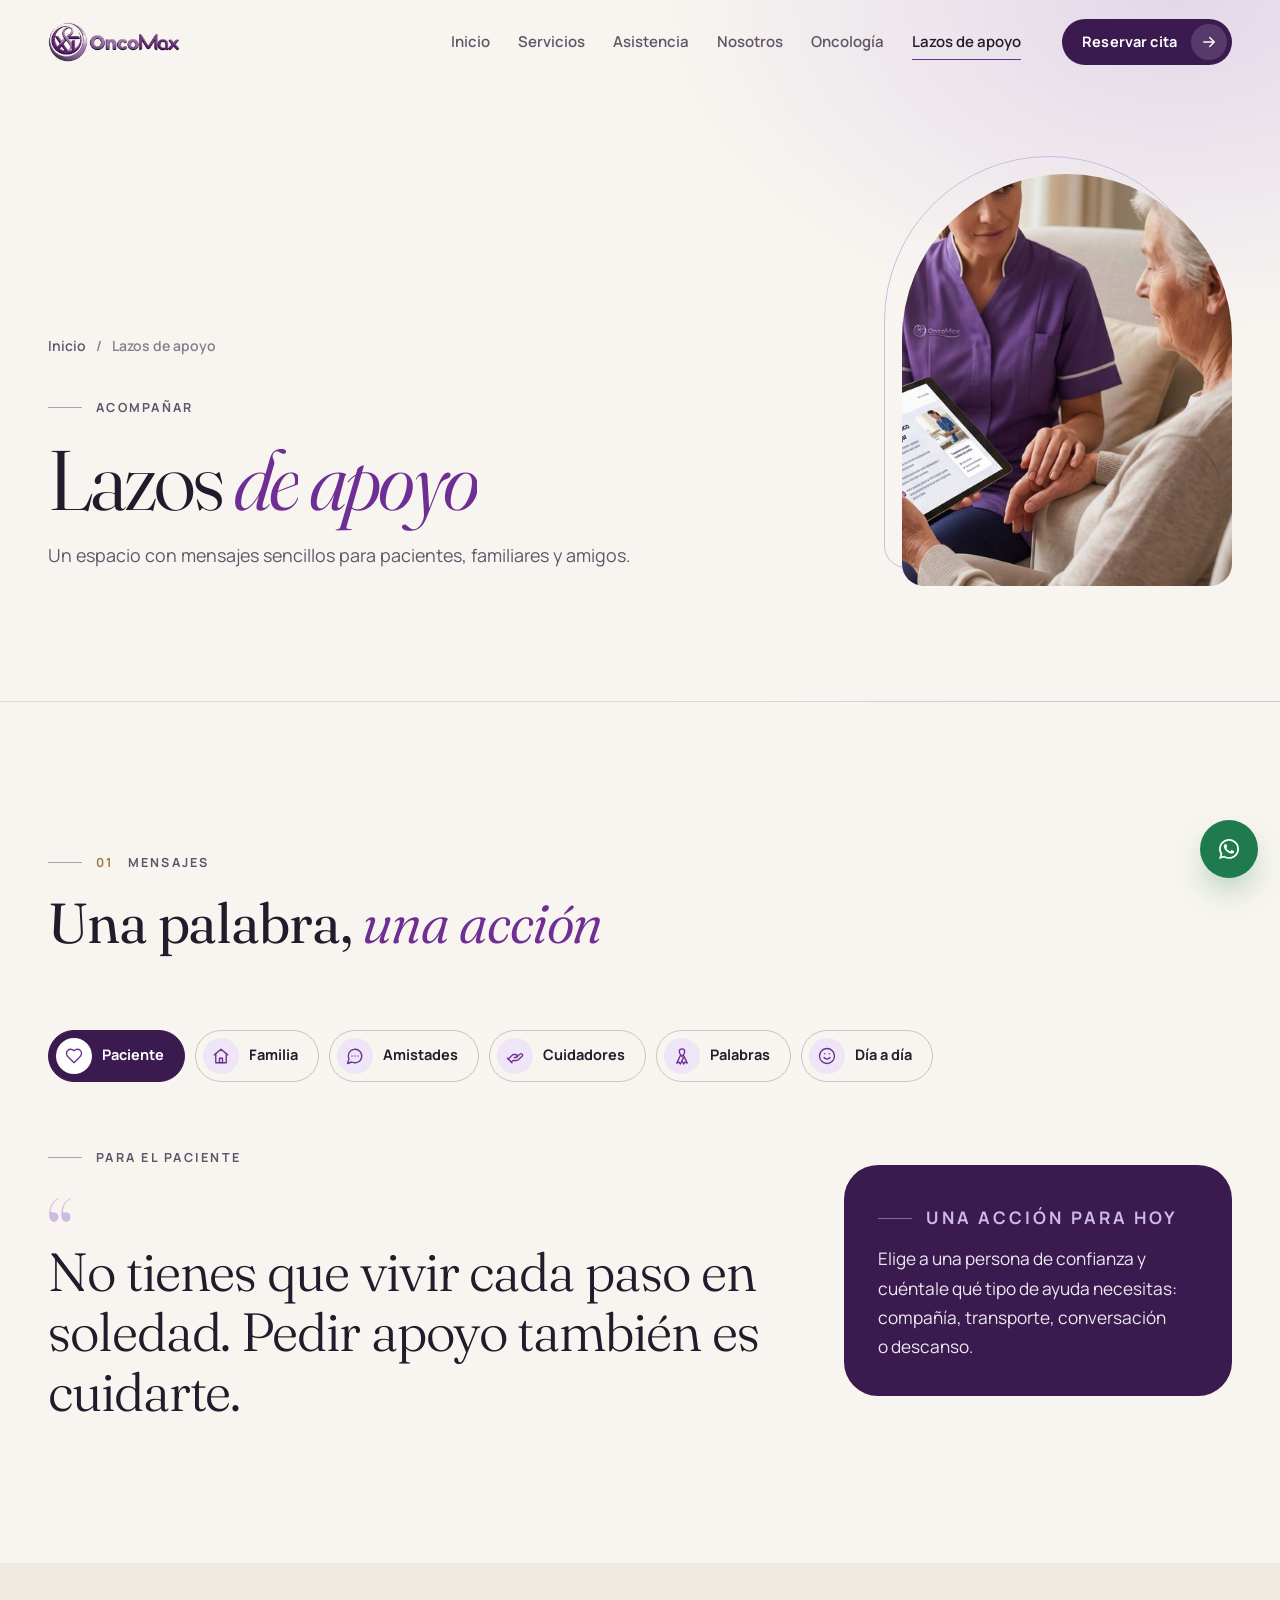
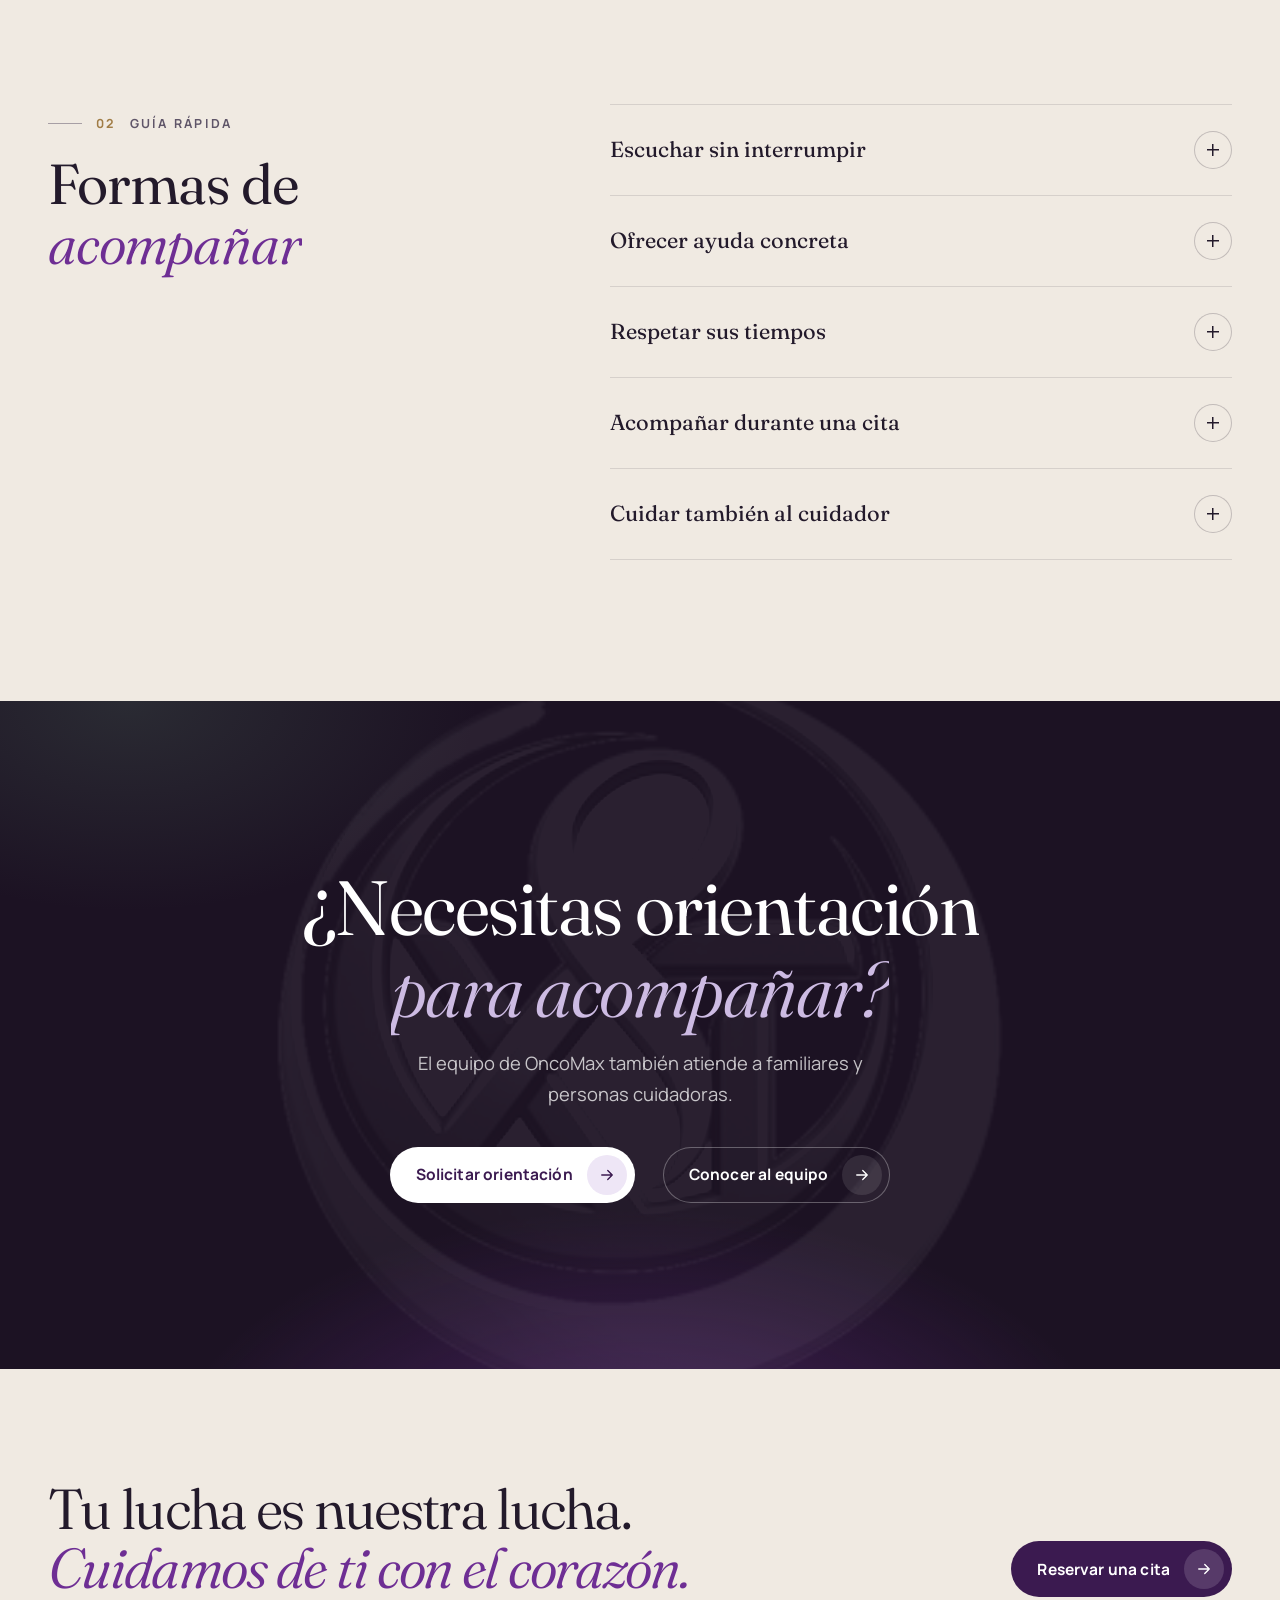
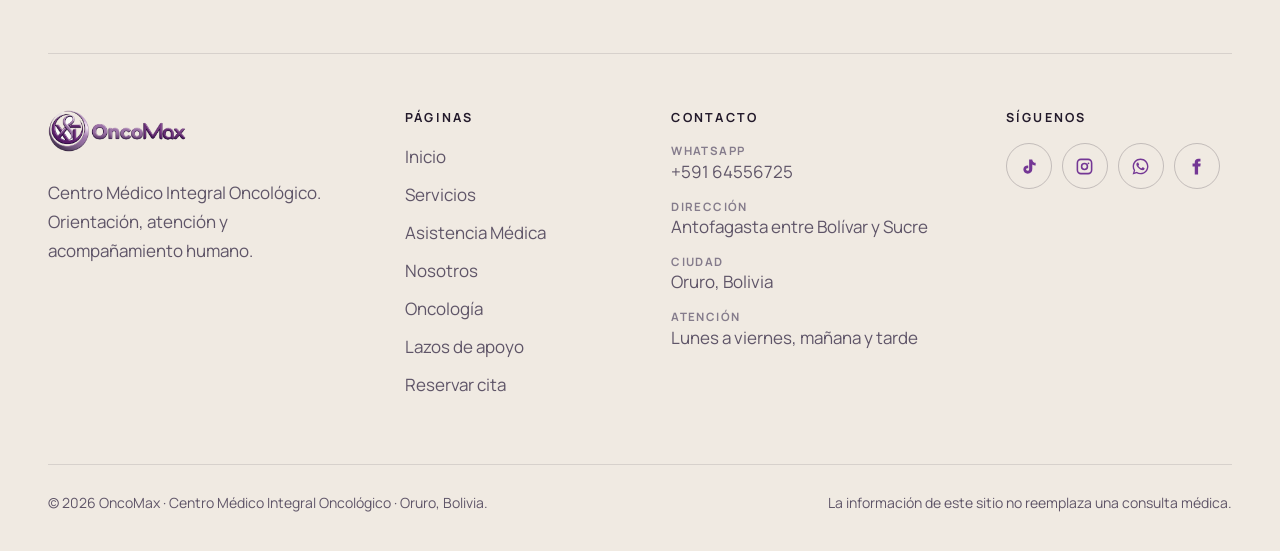
<file: lazos.html>
<!DOCTYPE html>
<html lang="es">
<head>
  <meta charset="UTF-8">
  <meta name="viewport" content="width=device-width, initial-scale=1.0">
  <meta name="description" content="Mensajes y consejos prácticos para pacientes, familias y amigos que acompañan un proceso oncológico.">
  <title>Lazos de apoyo | OncoMax</title>
  <meta name="theme-color" content="#F8F5F0">
  <link rel="icon" href="assets/img/logo-simbolo.png">
  <!-- Marca la pagina como "con JavaScript" antes de pintarla, para evitar parpadeos. -->
  <script>document.documentElement.classList.add('js');</script>
  <!-- Tipografias: Fraunces (titulos) y Manrope (texto). -->
  <link rel="preconnect" href="https://fonts.googleapis.com">
  <link rel="preconnect" href="https://fonts.gstatic.com" crossorigin>
  <link rel="stylesheet" href="https://fonts.googleapis.com/css2?family=Fraunces:ital,opsz,wght@0,9..144,300..600;1,9..144,300..600&amp;family=Manrope:wght@400..800&amp;display=swap">
  <link rel="stylesheet" href="assets/css/estilos.css">
  <script src="assets/js/main.js" defer></script>
</head>
<body>
  <a class="saltar" href="#contenido">Saltar al contenido</a>

  <!-- ================= CABECERA ================= -->
  <header class="barra">
    <div class="contenedor barra__interior">
      <a class="barra__logo" href="index.html" aria-label="OncoMax, ir al inicio">
        <img src="assets/img/logo-oncomax-horizontal.png" alt="OncoMax" width="132" height="40">
      </a>
      <nav class="barra__nav" id="menu" aria-label="Principal">
        <a href="index.html"><span class="barra__nav-num">01</span>Inicio</a>
        <a href="servicios.html"><span class="barra__nav-num">02</span>Servicios</a>
        <a href="asistencia.html"><span class="barra__nav-num">03</span>Asistencia</a>
        <a href="nosotros.html"><span class="barra__nav-num">04</span>Nosotros</a>
        <a href="oncologia.html"><span class="barra__nav-num">05</span>Oncología</a>
        <a href="lazos.html" aria-current="page"><span class="barra__nav-num">06</span>Lazos de apoyo</a>
        <a class="barra__nav-reserva" href="reserva.html"><span class="barra__nav-num">07</span>Reservar cita</a>
      </nav>
      <a class="btn btn--chico barra__cta" href="reserva.html">Reservar cita<span class="btn__flecha"><svg viewBox="0 0 24 24" fill="none" stroke="currentColor" stroke-width="1.8" stroke-linecap="round" stroke-linejoin="round" aria-hidden="true"><path d="M5 12h14M13 6l6 6-6 6"/></svg></span></a>
      <button class="barra__menu" type="button" aria-expanded="false" aria-controls="menu">
        <span></span><span></span><span class="sr-solo">Abrir menú</span>
      </button>
    </div>
  </header>
  <div class="velo" aria-hidden="true"></div>

  <main id="contenido">
    <!-- ================= CABECERA DE LA PAGINA ================= -->
    <section class="portada">
      <div class="contenedor portada__grid">
        <div>
          <nav class="migas" aria-label="Ruta de navegación"><a href="index.html">Inicio</a><span aria-hidden="true">/</span><span aria-current="page">Lazos de apoyo</span></nav>
          <p class="antetitulo" data-aparecer>Acompañar</p>
          <h1 class="titular" data-dividir>Lazos <em>de apoyo</em></h1>
          <p class="texto-grande" data-aparecer style="--i:2">Un espacio con mensajes sencillos para pacientes, familiares y amigos.</p>
        </div>
        <div class="portada__visual con-contorno" data-aparecer style="--i:1">
          <figure class="arco" data-aparecer="imagen">
            <img src="assets/img/web/asistencia-domiciliaria.jpg" alt="Profesional de OncoMax acompañando a una paciente en su hogar" width="1100" height="821" style="--foco: 100% 25%; --zoom: 1.5">
          </figure>
        </div>
      </div>
    </section>

    <!-- ================= MENSAJES POR AUDIENCIA ================= -->
    <section class="seccion">
      <div class="contenedor" data-pestanas>
        <div class="encabezado">
          <p class="antetitulo" data-aparecer><b>01</b> Mensajes</p>
          <h2 data-dividir>Una palabra, <em>una acción</em></h2>
        </div>

        <div class="audiencias" role="tablist" aria-label="¿Para quién es el mensaje?" data-aparecer>
          <button class="audiencia" type="button" role="tab" id="tab-paciente" aria-controls="msj-paciente" aria-selected="true"><span><img src="assets/icons/ui/corazon.svg" alt=""></span>Paciente</button>
          <button class="audiencia" type="button" role="tab" id="tab-familia" aria-controls="msj-familia" aria-selected="false"><span><img src="assets/icons/ui/casa.svg" alt=""></span>Familia</button>
          <button class="audiencia" type="button" role="tab" id="tab-amistades" aria-controls="msj-amistades" aria-selected="false"><span><img src="assets/icons/ui/mensaje.svg" alt=""></span>Amistades</button>
          <button class="audiencia" type="button" role="tab" id="tab-cuidadores" aria-controls="msj-cuidadores" aria-selected="false"><span><img src="assets/icons/ui/mano.svg" alt=""></span>Cuidadores</button>
          <button class="audiencia" type="button" role="tab" id="tab-palabras" aria-controls="msj-palabras" aria-selected="false"><span><img src="assets/icons/ui/lazo.svg" alt=""></span>Palabras</button>
          <button class="audiencia" type="button" role="tab" id="tab-dia" aria-controls="msj-dia" aria-selected="false"><span><img src="assets/icons/ui/sonrisa.svg" alt=""></span>Día a día</button>
        </div>

        <article class="mensaje" role="tabpanel" id="msj-paciente" aria-labelledby="tab-paciente" tabindex="0">
          <div>
            <p class="antetitulo">Para el paciente</p>
            <blockquote>No tienes que vivir cada paso en soledad. Pedir apoyo también es cuidarte.</blockquote>
          </div>
          <aside class="mensaje__accion">
            <p class="antetitulo">Una acción para hoy</p>
            <p>Elige a una persona de confianza y cuéntale qué tipo de ayuda necesitas: compañía, transporte, conversación o descanso.</p>
          </aside>
        </article>

        <article class="mensaje" role="tabpanel" id="msj-familia" aria-labelledby="tab-familia" tabindex="0">
          <div>
            <p class="antetitulo">Para la familia</p>
            <blockquote>Escuchar con calma puede ser una ayuda muy valiosa durante el tratamiento.</blockquote>
          </div>
          <aside class="mensaje__accion">
            <p class="antetitulo">Una acción para hoy</p>
            <p>Pregunta: "¿Qué puedo hacer por ti hoy?". Una pregunta clara evita suponer lo que la otra persona necesita.</p>
          </aside>
        </article>

        <article class="mensaje" role="tabpanel" id="msj-amistades" aria-labelledby="tab-amistades" tabindex="0">
          <div>
            <p class="antetitulo">Para los amigos</p>
            <blockquote>Una llamada, una visita o un mensaje breve pueden acompañar mucho.</blockquote>
          </div>
          <aside class="mensaje__accion">
            <p class="antetitulo">Una acción para hoy</p>
            <p>Envía un mensaje sencillo y sin exigir respuesta. Lo importante es recordar que sigues presente.</p>
          </aside>
        </article>

        <article class="mensaje" role="tabpanel" id="msj-cuidadores" aria-labelledby="tab-cuidadores" tabindex="0">
          <div>
            <p class="antetitulo">Para quien cuida</p>
            <blockquote>Acompañar cansa. Cuidarte a ti también es cuidar al paciente.</blockquote>
          </div>
          <aside class="mensaje__accion">
            <p class="antetitulo">Una acción para hoy</p>
            <p>Reserva un momento del día solo para ti y pide relevo cuando lo necesites: nadie puede acompañar sin descansar.</p>
          </aside>
        </article>

        <article class="mensaje" role="tabpanel" id="msj-palabras" aria-labelledby="tab-palabras" tabindex="0">
          <div>
            <p class="antetitulo">Qué decir</p>
            <blockquote>A veces no hacen falta frases perfectas, sino presencia.</blockquote>
          </div>
          <aside class="mensaje__accion">
            <p class="antetitulo">Una acción para hoy</p>
            <p>Cambia "sé fuerte" por "estoy aquí". La segunda frase acompaña sin exigirle nada a la otra persona.</p>
          </aside>
        </article>

        <article class="mensaje" role="tabpanel" id="msj-dia" aria-labelledby="tab-dia" tabindex="0">
          <div>
            <p class="antetitulo">La vida sigue</p>
            <blockquote>Mantener rutinas y gustos personales también forma parte del cuidado.</blockquote>
          </div>
          <aside class="mensaje__accion">
            <p class="antetitulo">Una acción para hoy</p>
            <p>Propón un plan sencillo y sin esfuerzo: una caminata corta, una serie compartida o una comida favorita.</p>
          </aside>
        </article>
      </div>
    </section>

    <!-- ================= FORMAS DE ACOMPAÑAR ================= -->
    <section class="seccion seccion--lino">
      <div class="contenedor dos-columnas">
        <div class="dos-columnas__fija">
          <p class="antetitulo" data-aparecer><b>02</b> Guía rápida</p>
          <h2 data-dividir>Formas de <em>acompañar</em></h2>
        </div>
        <div class="acordeon" data-aparecer>
          <details>
            <summary>Escuchar sin interrumpir</summary>
            <p>Permite que la persona exprese cómo se siente sin obligarla a responder.</p>
          </details>
          <details>
            <summary>Ofrecer ayuda concreta</summary>
            <p>Por ejemplo, acompañar a una cita o ayudar con una tarea cotidiana.</p>
          </details>
          <details>
            <summary>Respetar sus tiempos</summary>
            <p>Cada persona enfrenta el proceso de una manera distinta.</p>
          </details>
          <details>
            <summary>Acompañar durante una cita</summary>
            <p>Puedes ayudar a anotar preguntas y recordar las indicaciones del profesional.</p>
          </details>
          <details>
            <summary>Cuidar también al cuidador</summary>
            <p>Quien acompaña necesita descansar, conversar y pedir ayuda cuando se siente cansado.</p>
          </details>
        </div>
      </div>
    </section>

    <!-- ================= LLAMADO FINAL ================= -->
    <section class="llamado">
      <img class="llamado__simbolo" src="assets/img/logo-simbolo.png" alt="">
      <div class="contenedor">
        <h2 data-dividir>¿Necesitas orientación <em>para acompañar?</em></h2>
        <p data-aparecer>El equipo de OncoMax también atiende a familiares y personas cuidadoras.</p>
        <div class="acciones acciones--centro" data-aparecer>
          <a class="btn btn--claro" href="reserva.html">Solicitar orientación<span class="btn__flecha"><svg viewBox="0 0 24 24" fill="none" stroke="currentColor" stroke-width="1.8" stroke-linecap="round" stroke-linejoin="round" aria-hidden="true"><path d="M5 12h14M13 6l6 6-6 6"/></svg></span></a>
          <a class="btn btn--linea" href="nosotros.html">Conocer al equipo<span class="btn__flecha"><svg viewBox="0 0 24 24" fill="none" stroke="currentColor" stroke-width="1.8" stroke-linecap="round" stroke-linejoin="round" aria-hidden="true"><path d="M5 12h14M13 6l6 6-6 6"/></svg></span></a>
        </div>
      </div>
    </section>
  </main>

  <!-- ================= PIE DE PAGINA ================= -->
  <footer class="pie">
    <div class="contenedor">
      <div class="pie__superior">
        <p class="pie__frase">Tu lucha es nuestra lucha.<br><em>Cuidamos de ti con el corazón.</em></p>
        <a class="btn" href="reserva.html">Reservar una cita<span class="btn__flecha"><svg viewBox="0 0 24 24" fill="none" stroke="currentColor" stroke-width="1.8" stroke-linecap="round" stroke-linejoin="round" aria-hidden="true"><path d="M5 12h14M13 6l6 6-6 6"/></svg></span></a>
      </div>
      <div class="pie__columnas">
        <div>
          <a class="pie__logo" href="index.html"><img src="assets/img/logo-oncomax-horizontal.png" alt="OncoMax" width="139" height="42"></a>
          <p>Centro Médico Integral Oncológico. Orientación, atención y acompañamiento humano.</p>
        </div>
        <div>
          <h3>Páginas</h3>
          <ul>
            <li><a href="index.html">Inicio</a></li>
            <li><a href="servicios.html">Servicios</a></li>
            <li><a href="asistencia.html">Asistencia Médica</a></li>
            <li><a href="nosotros.html">Nosotros</a></li>
            <li><a href="oncologia.html">Oncología</a></li>
            <li><a href="lazos.html">Lazos de apoyo</a></li>
            <li><a href="reserva.html">Reservar cita</a></li>
          </ul>
        </div>
        <div>
          <h3>Contacto</h3>
          <ul>
            <li class="pie__dato"><small>WhatsApp</small><a href="https://wa.me/59164556725" target="_blank" rel="noopener">+591 64556725</a></li>
            <li class="pie__dato"><small>Dirección</small>Antofagasta entre Bolívar y Sucre</li>
            <li class="pie__dato"><small>Ciudad</small>Oruro, Bolivia</li>
            <li class="pie__dato"><small>Atención</small>Lunes a viernes, mañana y tarde</li>
          </ul>
        </div>
        <div>
          <h3>Síguenos</h3>
          <!-- TikTok e Instagram quedan en # hasta tener los enlaces de la clinica. -->
          <div class="redes">
            <a href="#" aria-label="TikTok"><img src="assets/icons/tiktok.svg" alt=""></a>
            <a href="#" aria-label="Instagram"><img src="assets/icons/instagram.svg" alt=""></a>
            <a href="https://wa.me/59164556725" target="_blank" rel="noopener" aria-label="WhatsApp"><img src="assets/icons/whatsapp.svg" alt=""></a>
            <a href="https://www.facebook.com/profile.php?id=61578464102459" target="_blank" rel="noopener" aria-label="Facebook"><img src="assets/icons/facebook.svg" alt=""></a>
          </div>
        </div>
      </div>
      <div class="pie__inferior">
        <p>© 2026 OncoMax · Centro Médico Integral Oncológico · Oruro, Bolivia.</p>
        <p>La información de este sitio no reemplaza una consulta médica.</p>
      </div>
    </div>
  </footer>

  <a class="whatsapp" href="https://wa.me/59164556725" target="_blank" rel="noopener" aria-label="Escribir por WhatsApp">
    <img src="assets/icons/whatsapp.svg" alt=""><span>Escríbenos</span>
  </a>
</body>
</html>
</file>
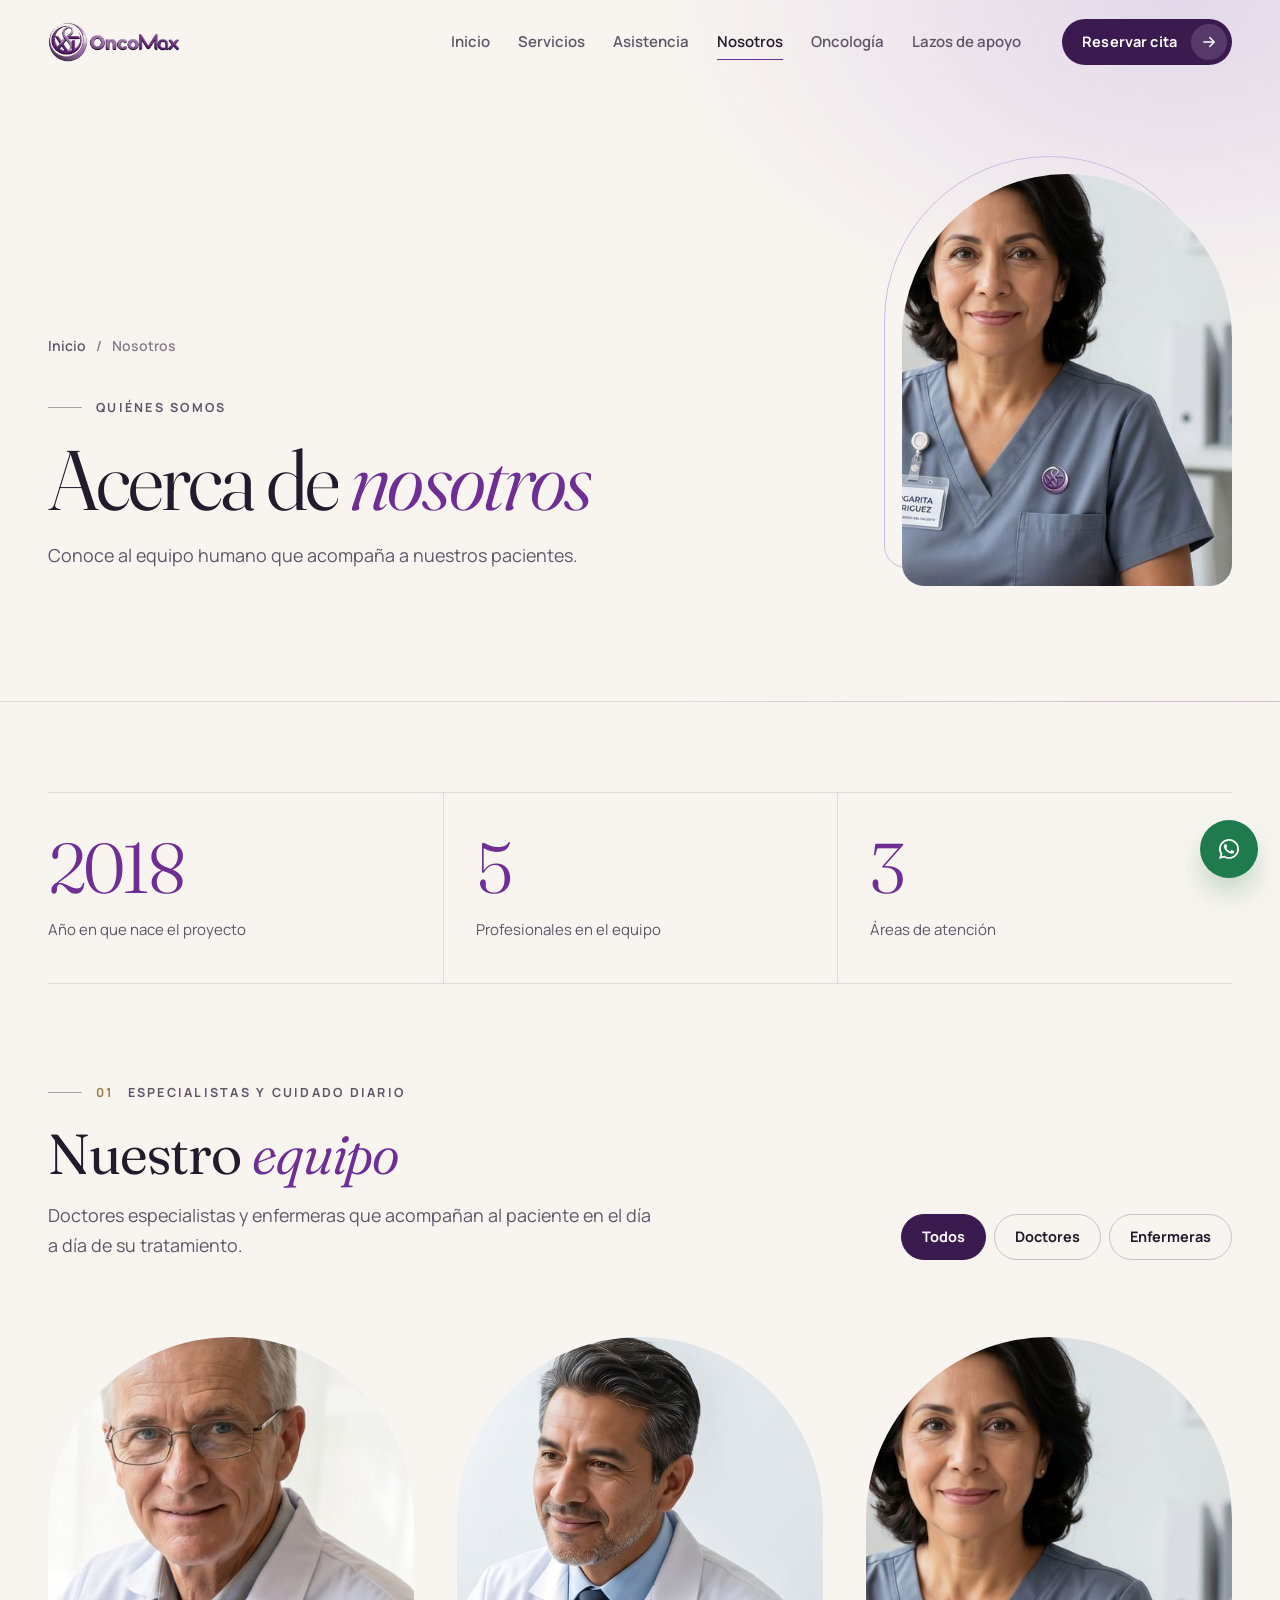
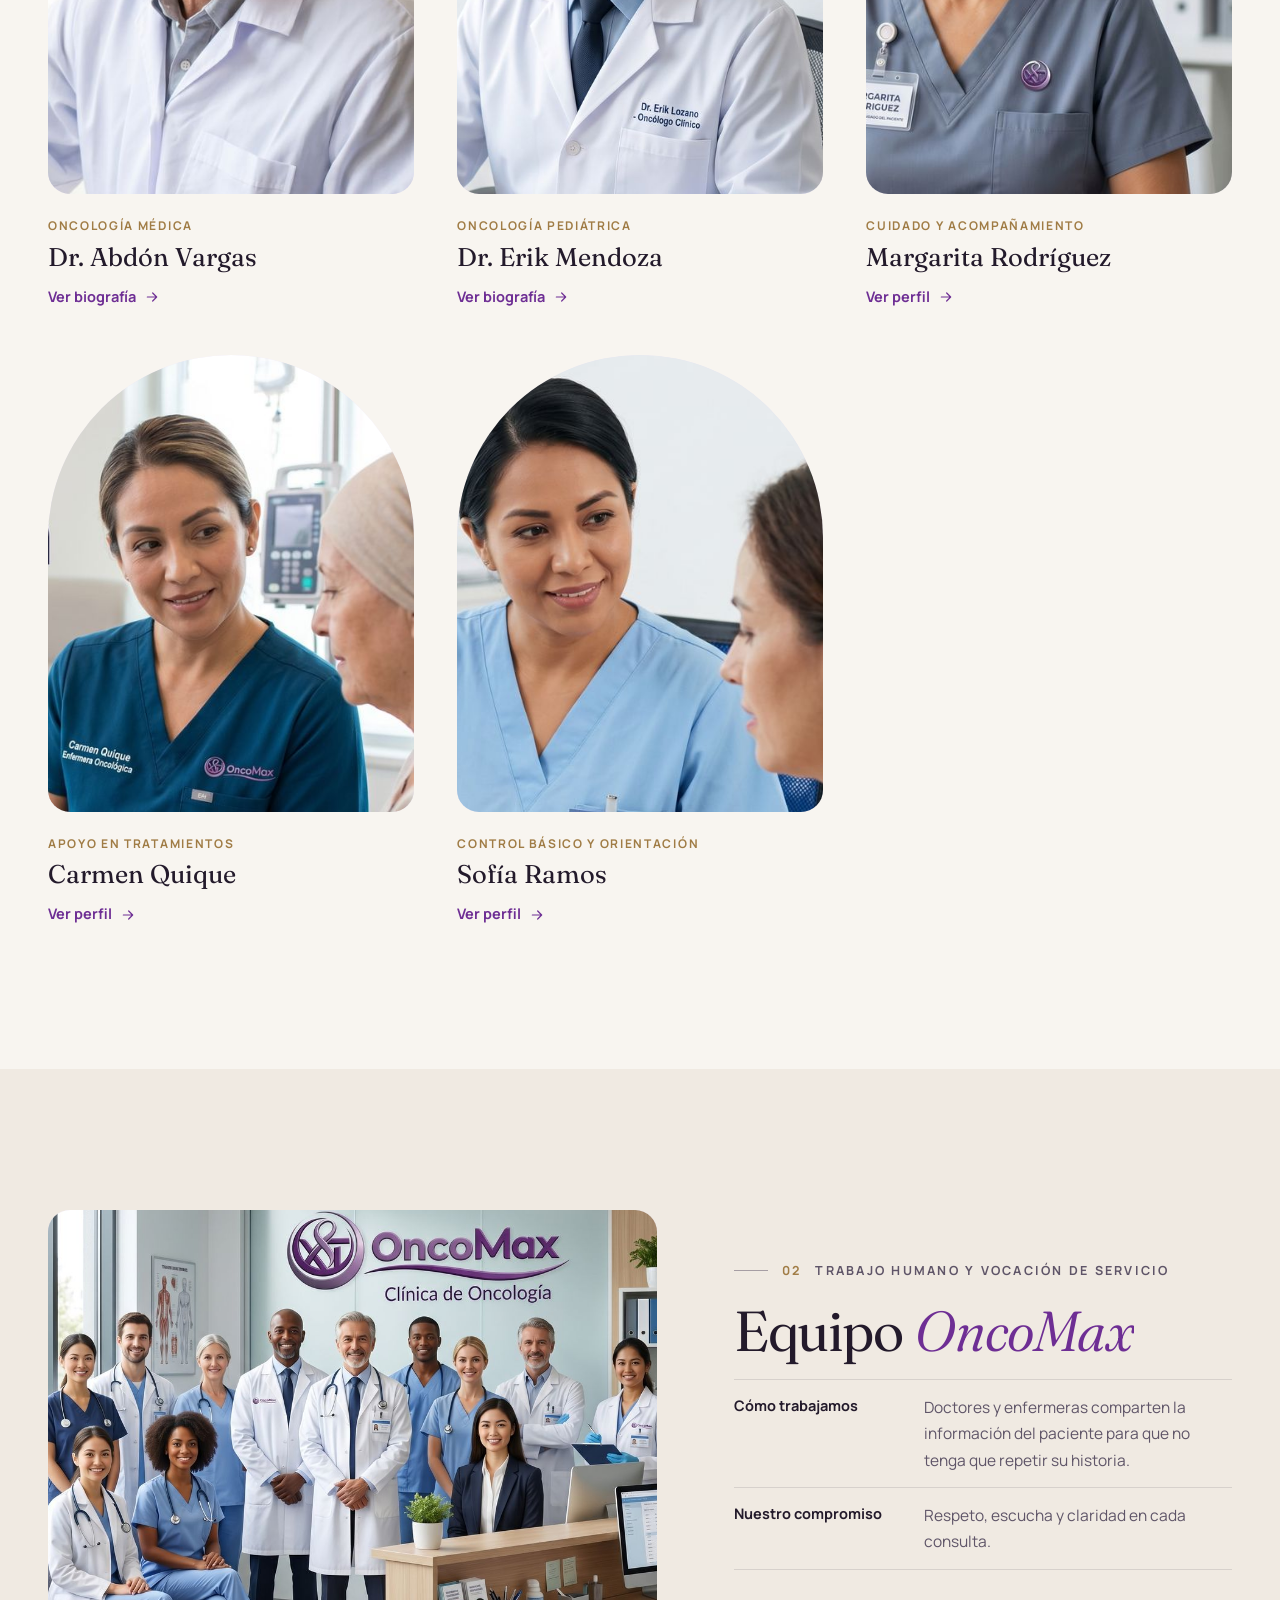
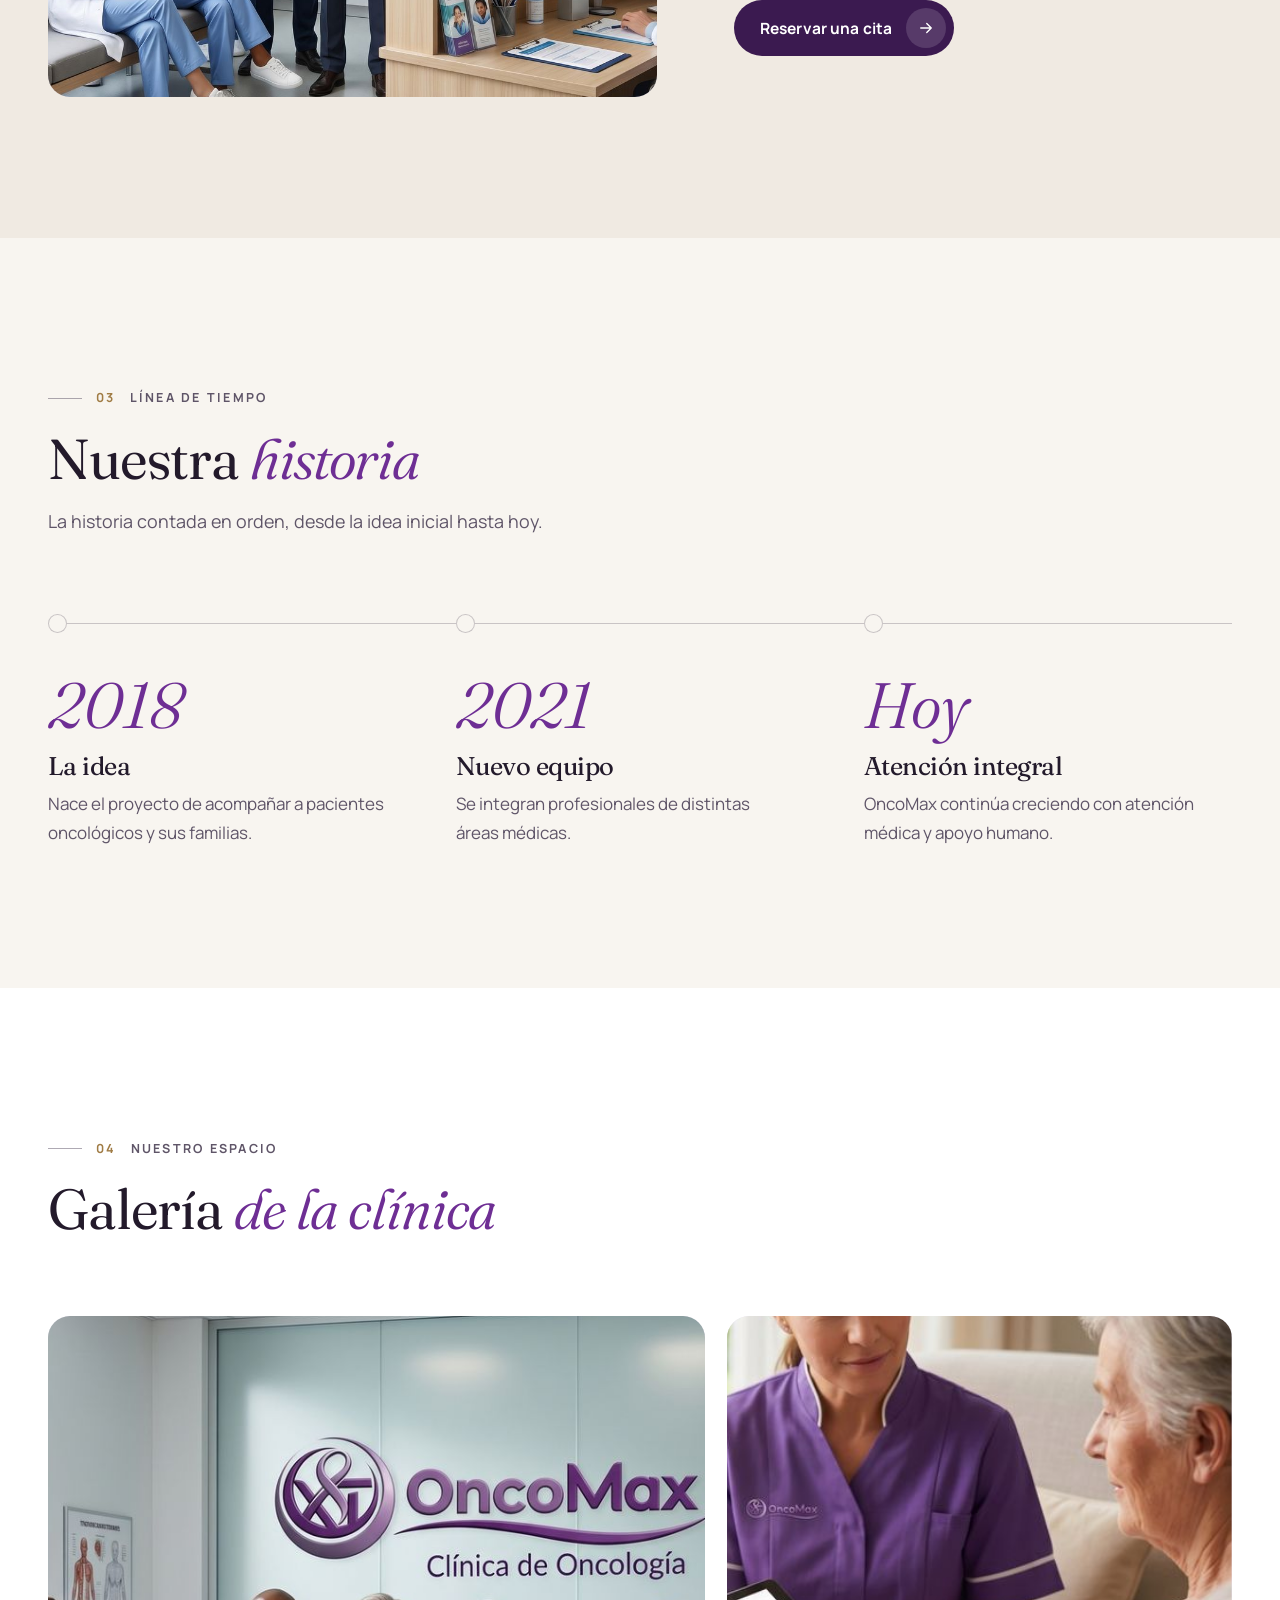
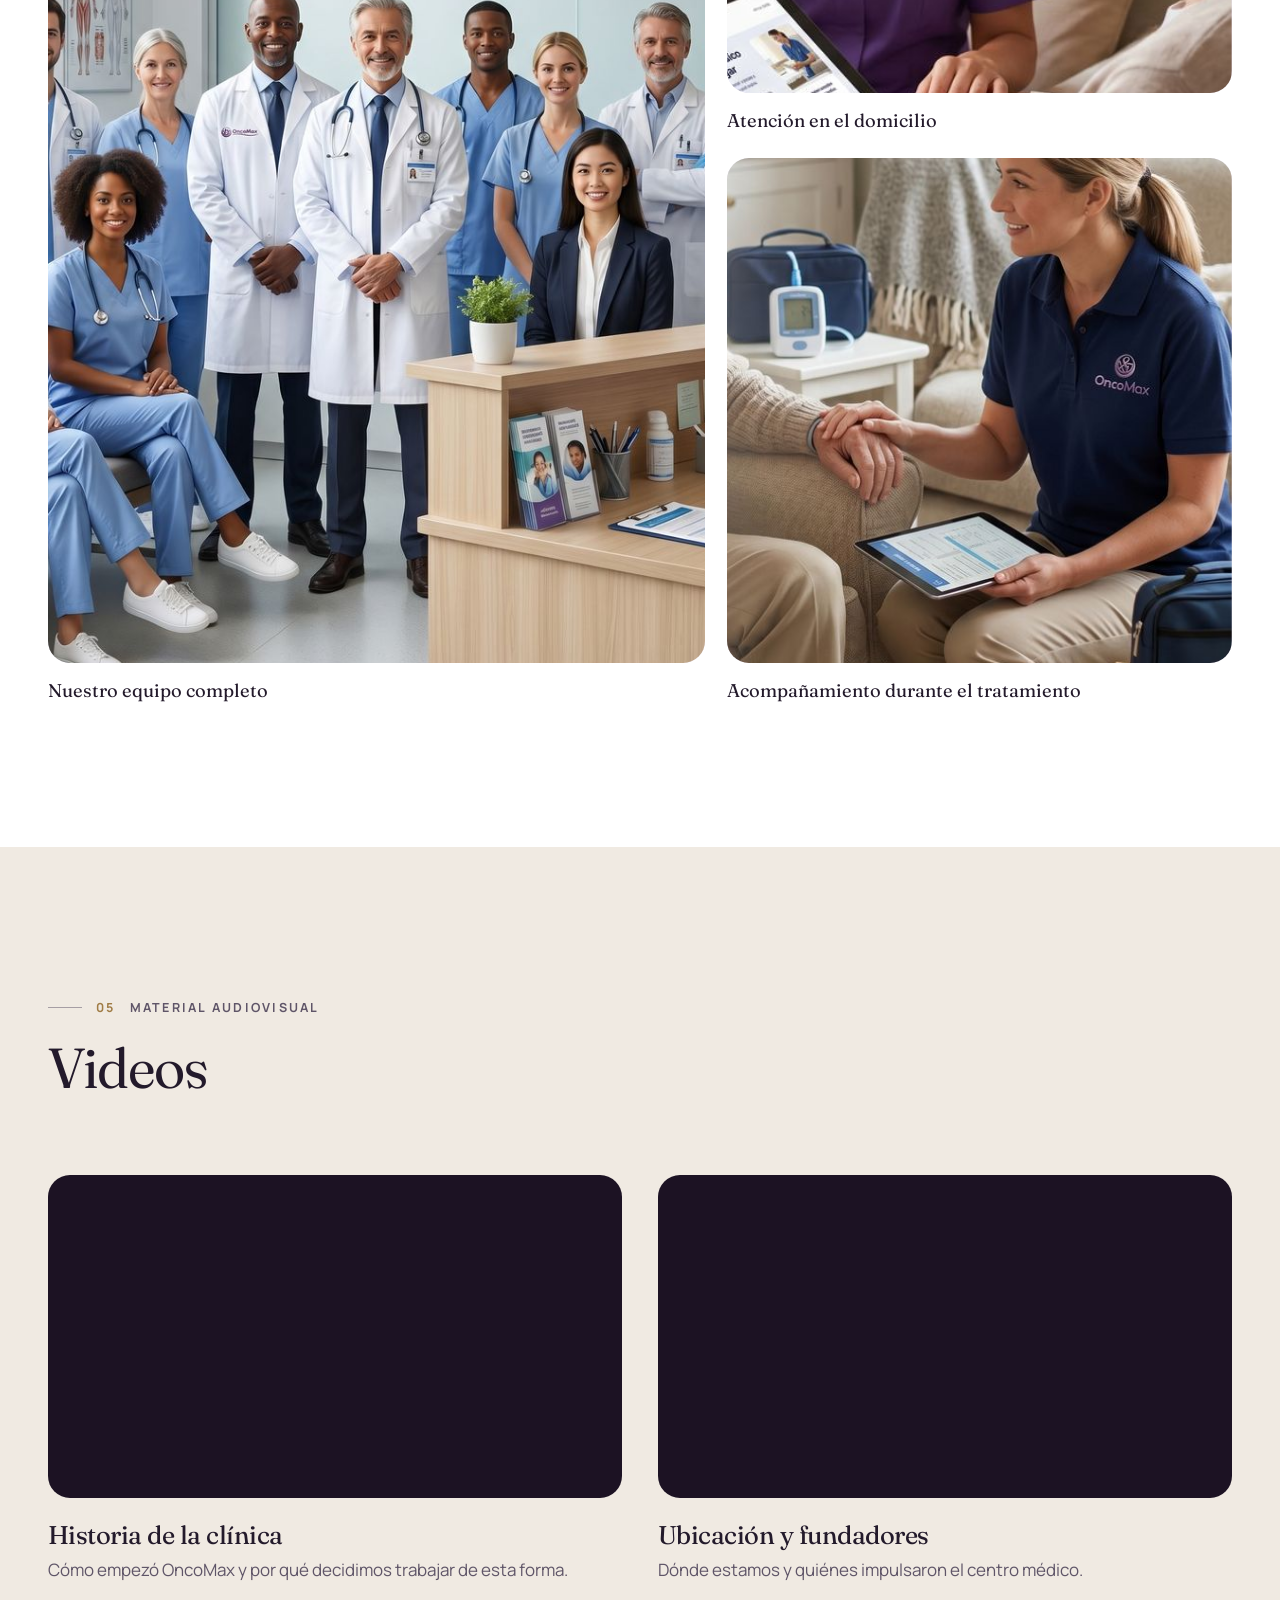
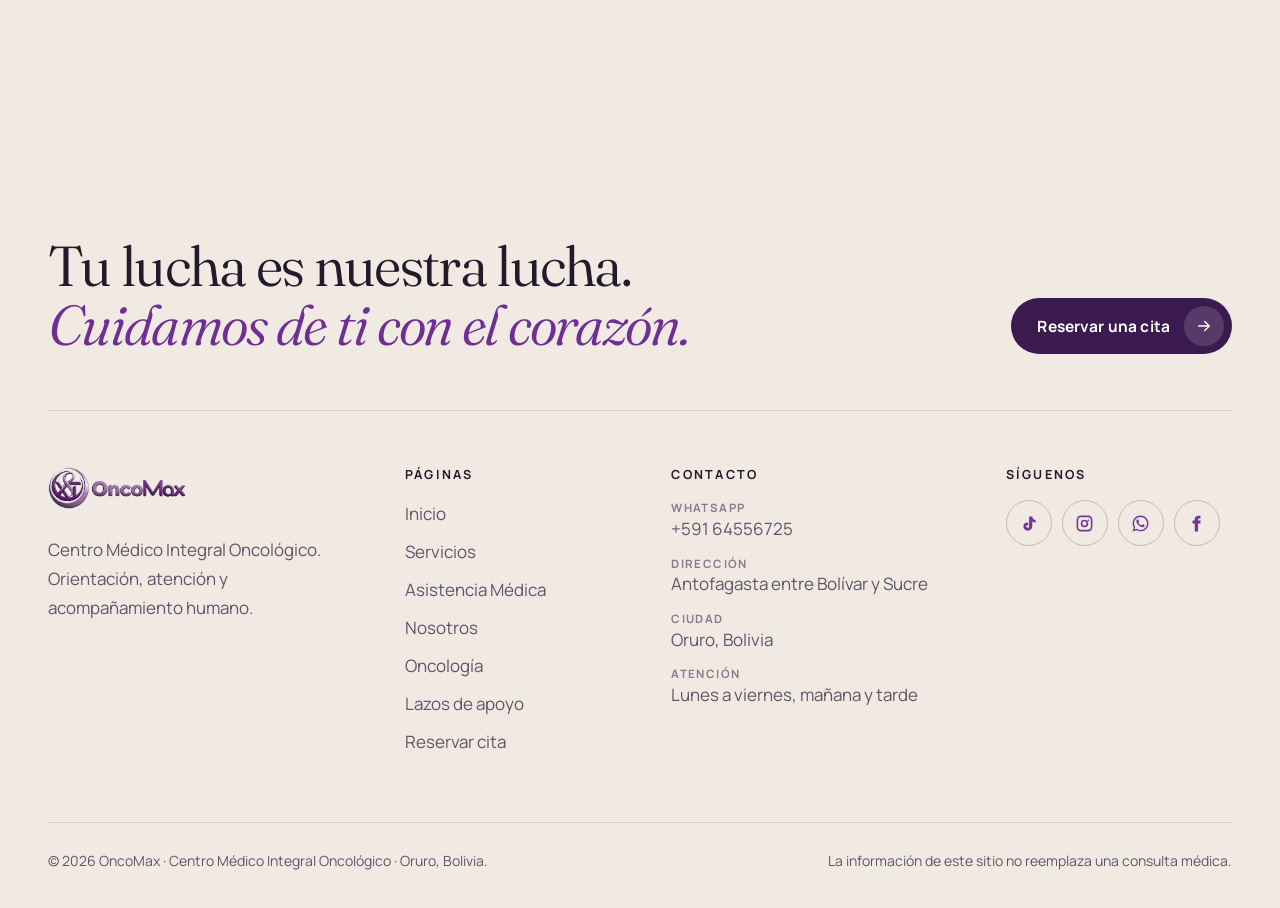
<file: nosotros.html>
<!DOCTYPE html>
<html lang="es">
<head>
  <meta charset="UTF-8">
  <meta name="viewport" content="width=device-width, initial-scale=1.0">
  <meta name="description" content="Conoce al equipo de OncoMax: doctores, enfermeras, la historia de la clínica y su galería.">
  <title>Nosotros | OncoMax</title>
  <meta name="theme-color" content="#F8F5F0">
  <link rel="icon" href="assets/img/logo-simbolo.png">
  <!-- Marca la pagina como "con JavaScript" antes de pintarla, para evitar parpadeos. -->
  <script>document.documentElement.classList.add('js');</script>
  <!-- Tipografias: Fraunces (titulos) y Manrope (texto). -->
  <link rel="preconnect" href="https://fonts.googleapis.com">
  <link rel="preconnect" href="https://fonts.gstatic.com" crossorigin>
  <link rel="stylesheet" href="https://fonts.googleapis.com/css2?family=Fraunces:ital,opsz,wght@0,9..144,300..600;1,9..144,300..600&amp;family=Manrope:wght@400..800&amp;display=swap">
  <link rel="stylesheet" href="assets/css/estilos.css">
  <script src="assets/js/main.js" defer></script>
</head>
<body>
  <a class="saltar" href="#contenido">Saltar al contenido</a>

  <!-- ================= CABECERA ================= -->
  <header class="barra">
    <div class="contenedor barra__interior">
      <a class="barra__logo" href="index.html" aria-label="OncoMax, ir al inicio">
        <img src="assets/img/logo-oncomax-horizontal.png" alt="OncoMax" width="132" height="40">
      </a>
      <nav class="barra__nav" id="menu" aria-label="Principal">
        <a href="index.html"><span class="barra__nav-num">01</span>Inicio</a>
        <a href="servicios.html"><span class="barra__nav-num">02</span>Servicios</a>
        <a href="asistencia.html"><span class="barra__nav-num">03</span>Asistencia</a>
        <a href="nosotros.html" aria-current="page"><span class="barra__nav-num">04</span>Nosotros</a>
        <a href="oncologia.html"><span class="barra__nav-num">05</span>Oncología</a>
        <a href="lazos.html"><span class="barra__nav-num">06</span>Lazos de apoyo</a>
        <a class="barra__nav-reserva" href="reserva.html"><span class="barra__nav-num">07</span>Reservar cita</a>
      </nav>
      <a class="btn btn--chico barra__cta" href="reserva.html">Reservar cita<span class="btn__flecha"><svg viewBox="0 0 24 24" fill="none" stroke="currentColor" stroke-width="1.8" stroke-linecap="round" stroke-linejoin="round" aria-hidden="true"><path d="M5 12h14M13 6l6 6-6 6"/></svg></span></a>
      <button class="barra__menu" type="button" aria-expanded="false" aria-controls="menu">
        <span></span><span></span><span class="sr-solo">Abrir menú</span>
      </button>
    </div>
  </header>
  <div class="velo" aria-hidden="true"></div>

  <main id="contenido">
    <!-- ================= CABECERA DE LA PAGINA ================= -->
    <section class="portada">
      <div class="contenedor portada__grid">
        <div>
          <nav class="migas" aria-label="Ruta de navegación"><a href="index.html">Inicio</a><span aria-hidden="true">/</span><span aria-current="page">Nosotros</span></nav>
          <p class="antetitulo" data-aparecer>Quiénes somos</p>
          <h1 class="titular" data-dividir>Acerca de <em>nosotros</em></h1>
          <p class="texto-grande" data-aparecer style="--i:2">Conoce al equipo humano que acompaña a nuestros pacientes.</p>
        </div>
        <div class="portada__visual con-contorno" data-aparecer style="--i:1">
          <figure class="arco" data-aparecer="imagen">
            <img src="assets/img/web/enfermera-margarita.jpg" alt="Enfermera de OncoMax" width="1100" height="821" style="--foco: 100% 28%; --zoom: 1.5">
          </figure>
        </div>
      </div>
    </section>

    <!-- ================= CIFRAS ================= -->
    <section class="seccion seccion--corta">
      <div class="contenedor">
        <div class="cifras cifras--3" data-escalonar>
          <!-- data-desde hace que el año cuente desde 2000 y no desde 0. -->
          <div class="cifra"><b data-contar="2018" data-desde="2000">2018</b><span>Año en que nace el proyecto</span></div>
          <div class="cifra"><b data-contar="5">5</b><span>Profesionales en el equipo</span></div>
          <div class="cifra"><b data-contar="3">3</b><span>Áreas de atención</span></div>
        </div>
      </div>
    </section>

    <!-- ================= EQUIPO ================= -->
    <section class="seccion seccion--sin-arriba">
      <div class="contenedor">
        <div class="encabezado encabezado--fila">
          <div>
            <p class="antetitulo" data-aparecer><b>01</b> Especialistas y cuidado diario</p>
            <h2 data-dividir>Nuestro <em>equipo</em></h2>
            <p class="texto-grande" data-aparecer>Doctores especialistas y enfermeras que acompañan al paciente en el día a día de su tratamiento.</p>
          </div>
          <div class="filtros" role="group" aria-label="Filtrar equipo" data-aparecer>
            <button class="filtro" type="button" data-filtro="todos" aria-pressed="true">Todos</button>
            <button class="filtro" type="button" data-filtro="doctores" aria-pressed="false">Doctores</button>
            <button class="filtro" type="button" data-filtro="enfermeras" aria-pressed="false">Enfermeras</button>
          </div>
        </div>

        <!-- La biografia de cada persona esta en .miembro__bio; main.js la
             muestra en un dialogo. Sin JavaScript se ve debajo de la foto. -->
        <ul class="equipo" data-escalonar>
          <li class="miembro" data-grupo="doctores">
            <button class="miembro__boton" type="button" data-bio aria-haspopup="dialog">
              <figure class="arco"><img src="assets/img/web/doctor-abdon.jpg" alt="Dr. Abdón Vargas" loading="lazy" style="--foco: 100% 20%; --zoom: 1.9"></figure>
              <span class="miembro__rol">Oncología médica</span>
              <span class="miembro__nombre">Dr. Abdón Vargas</span>
              <span class="miembro__ver">Ver biografía<svg viewBox="0 0 24 24" fill="none" stroke="currentColor" stroke-width="1.8" stroke-linecap="round" stroke-linejoin="round" aria-hidden="true"><path d="M5 12h14M13 6l6 6-6 6"/></svg></span>
            </button>
            <div class="miembro__bio">
              <dl class="datos">
                <div><dt>Especialidad</dt><dd>Oncología médica.</dd></div>
                <div><dt>Historia</dt><dd>Médico de la clínica OncoMax, enfocado en orientar a pacientes y familias durante el proceso de atención.</dd></div>
                <div><dt>Enfoque</dt><dd>Explicar los pasos del tratamiento con palabras claras y acompañar con respeto.</dd></div>
              </dl>
            </div>
          </li>

          <li class="miembro" data-grupo="doctores">
            <button class="miembro__boton" type="button" data-bio aria-haspopup="dialog">
              <figure class="arco"><img src="assets/img/web/doctor-erik.jpg" alt="Dr. Erik Mendoza" loading="lazy" style="--foco: 100% 16%; --zoom: 1.7"></figure>
              <span class="miembro__rol">Oncología pediátrica</span>
              <span class="miembro__nombre">Dr. Erik Mendoza</span>
              <span class="miembro__ver">Ver biografía<svg viewBox="0 0 24 24" fill="none" stroke="currentColor" stroke-width="1.8" stroke-linecap="round" stroke-linejoin="round" aria-hidden="true"><path d="M5 12h14M13 6l6 6-6 6"/></svg></span>
            </button>
            <div class="miembro__bio">
              <dl class="datos">
                <div><dt>Especialidad</dt><dd>Oncología pediátrica.</dd></div>
                <div><dt>Historia</dt><dd>Profesional dedicado al acompañamiento de niños, adolescentes y sus familias.</dd></div>
                <div><dt>Enfoque</dt><dd>Atención humana, comunicación sencilla y apoyo durante los controles médicos.</dd></div>
              </dl>
            </div>
          </li>

          <li class="miembro" data-grupo="enfermeras">
            <button class="miembro__boton" type="button" data-bio aria-haspopup="dialog">
              <figure class="arco"><img src="assets/img/web/enfermera-margarita.jpg" alt="Margarita Rodríguez" loading="lazy" style="--foco: 100% 28%; --zoom: 1.5"></figure>
              <span class="miembro__rol">Cuidado y acompañamiento</span>
              <span class="miembro__nombre">Margarita Rodríguez</span>
              <span class="miembro__ver">Ver perfil<svg viewBox="0 0 24 24" fill="none" stroke="currentColor" stroke-width="1.8" stroke-linecap="round" stroke-linejoin="round" aria-hidden="true"><path d="M5 12h14M13 6l6 6-6 6"/></svg></span>
            </button>
            <div class="miembro__bio">
              <dl class="datos">
                <div><dt>Área</dt><dd>Cuidado y acompañamiento de pacientes.</dd></div>
                <div><dt>Tarea diaria</dt><dd>Recibir al paciente, revisar sus signos básicos y avisar al especialista cualquier cambio.</dd></div>
                <div><dt>Su consejo</dt><dd>"Preguntar nunca está de más: aquí estamos para explicar."</dd></div>
              </dl>
            </div>
          </li>

          <li class="miembro" data-grupo="enfermeras">
            <button class="miembro__boton" type="button" data-bio aria-haspopup="dialog">
              <figure class="arco"><img src="assets/img/web/enfermera-carmen.jpg" alt="Carmen Quique" loading="lazy" style="--foco: 100% 22%; --zoom: 2"></figure>
              <span class="miembro__rol">Apoyo en tratamientos</span>
              <span class="miembro__nombre">Carmen Quique</span>
              <span class="miembro__ver">Ver perfil<svg viewBox="0 0 24 24" fill="none" stroke="currentColor" stroke-width="1.8" stroke-linecap="round" stroke-linejoin="round" aria-hidden="true"><path d="M5 12h14M13 6l6 6-6 6"/></svg></span>
            </button>
            <div class="miembro__bio">
              <dl class="datos">
                <div><dt>Área</dt><dd>Apoyo en tratamientos y seguimiento de cuidados médicos.</dd></div>
                <div><dt>Tarea diaria</dt><dd>Preparar el material de cada sesión y acompañar al paciente durante el procedimiento.</dd></div>
                <div><dt>Su consejo</dt><dd>"Descansar también forma parte del tratamiento."</dd></div>
              </dl>
            </div>
          </li>

          <li class="miembro" data-grupo="enfermeras">
            <button class="miembro__boton" type="button" data-bio aria-haspopup="dialog">
              <figure class="arco"><img src="assets/img/web/enfermera-sofia.jpg" alt="Sofía Ramos" loading="lazy" style="--foco: 100% 15%; --zoom: 2"></figure>
              <span class="miembro__rol">Control básico y orientación</span>
              <span class="miembro__nombre">Sofía Ramos</span>
              <span class="miembro__ver">Ver perfil<svg viewBox="0 0 24 24" fill="none" stroke="currentColor" stroke-width="1.8" stroke-linecap="round" stroke-linejoin="round" aria-hidden="true"><path d="M5 12h14M13 6l6 6-6 6"/></svg></span>
            </button>
            <div class="miembro__bio">
              <dl class="datos">
                <div><dt>Área</dt><dd>Acompañamiento diario, control básico y orientación.</dd></div>
                <div><dt>Tarea diaria</dt><dd>Explicar los cuidados en casa y resolver dudas sencillas de la familia.</dd></div>
                <div><dt>Su consejo</dt><dd>"Anota tus dudas: en la consulta se aprovechan mejor."</dd></div>
              </dl>
            </div>
          </li>
        </ul>
      </div>
    </section>

    <dialog class="dialogo" id="dialogo-bio" aria-labelledby="bio-nombre">
      <button class="dialogo__cerrar" type="button" data-cerrar aria-label="Cerrar"><svg viewBox="0 0 24 24" fill="none" stroke="currentColor" stroke-width="1.8" stroke-linecap="round" aria-hidden="true"><path d="M6 6l12 12M18 6 6 18"/></svg></button>
      <div class="bio">
        <figure class="foto"></figure>
        <div class="bio__texto">
          <p class="antetitulo" data-bio-rol></p>
          <h3 id="bio-nombre" data-bio-nombre></h3>
          <div data-bio-texto></div>
          <a class="btn" href="reserva.html">Reservar una cita<span class="btn__flecha"><svg viewBox="0 0 24 24" fill="none" stroke="currentColor" stroke-width="1.8" stroke-linecap="round" stroke-linejoin="round" aria-hidden="true"><path d="M5 12h14M13 6l6 6-6 6"/></svg></span></a>
        </div>
      </div>
    </dialog>

    <!-- ================= EQUIPO ONCOMAX ================= -->
    <section class="seccion seccion--lino">
      <div class="contenedor destacado">
        <figure class="foto" data-aparecer="imagen">
          <img src="assets/img/web/equipo-oncomax.jpg" alt="Equipo completo de OncoMax" loading="lazy" style="--foco: 50% 62%; --zoom: 1.1">
        </figure>
        <div>
          <p class="antetitulo" data-aparecer><b>02</b> Trabajo humano y vocación de servicio</p>
          <h2 data-dividir>Equipo <em>OncoMax</em></h2>
          <dl class="datos" data-aparecer>
            <div><dt>Cómo trabajamos</dt><dd>Doctores y enfermeras comparten la información del paciente para que no tenga que repetir su historia.</dd></div>
            <div><dt>Nuestro compromiso</dt><dd>Respeto, escucha y claridad en cada consulta.</dd></div>
          </dl>
          <a class="btn" href="reserva.html" data-aparecer>Reservar una cita<span class="btn__flecha"><svg viewBox="0 0 24 24" fill="none" stroke="currentColor" stroke-width="1.8" stroke-linecap="round" stroke-linejoin="round" aria-hidden="true"><path d="M5 12h14M13 6l6 6-6 6"/></svg></span></a>
        </div>
      </div>
    </section>

    <!-- ================= HISTORIA ================= -->
    <section class="seccion">
      <div class="contenedor">
        <div class="encabezado">
          <p class="antetitulo" data-aparecer><b>03</b> Línea de tiempo</p>
          <h2 data-dividir>Nuestra <em>historia</em></h2>
          <p class="texto-grande" data-aparecer>La historia contada en orden, desde la idea inicial hasta hoy.</p>
        </div>
        <ol class="historia" data-escalonar>
          <li class="hito">
            <span class="hito__anio">2018</span>
            <h3>La idea</h3>
            <p>Nace el proyecto de acompañar a pacientes oncológicos y sus familias.</p>
          </li>
          <li class="hito">
            <span class="hito__anio">2021</span>
            <h3>Nuevo equipo</h3>
            <p>Se integran profesionales de distintas áreas médicas.</p>
          </li>
          <li class="hito">
            <span class="hito__anio">Hoy</span>
            <h3>Atención integral</h3>
            <p>OncoMax continúa creciendo con atención médica y apoyo humano.</p>
          </li>
        </ol>
      </div>
    </section>

    <!-- ================= GALERIA ================= -->
    <section class="seccion seccion--blanca">
      <div class="contenedor">
        <div class="encabezado">
          <p class="antetitulo" data-aparecer><b>04</b> Nuestro espacio</p>
          <h2 data-dividir>Galería <em>de la clínica</em></h2>
        </div>
        <!-- Sin JavaScript cada foto abre la imagen completa. -->
        <div class="galeria" data-escalonar>
          <figure class="galeria__item">
            <a class="galeria__boton" href="assets/img/web/equipo-oncomax.jpg" aria-label="Ampliar: Nuestro equipo completo">
              <span class="foto"><img src="assets/img/web/equipo-oncomax.jpg" alt="Equipo de la clínica" loading="lazy" style="--foco: 50% 60%; --zoom: 1.1"></span>
            </a>
            <figcaption>Nuestro equipo completo</figcaption>
          </figure>
          <figure class="galeria__item">
            <a class="galeria__boton" href="assets/img/web/asistencia-domiciliaria.jpg" aria-label="Ampliar: Atención en el domicilio">
              <span class="foto"><img src="assets/img/web/asistencia-domiciliaria.jpg" alt="Atención a pacientes en su domicilio" loading="lazy" style="--foco: 100% 22%; --zoom: 2.5"></span>
            </a>
            <figcaption>Atención en el domicilio</figcaption>
          </figure>
          <figure class="galeria__item">
            <a class="galeria__boton" href="assets/img/web/servicio-acompanamiento.jpg" aria-label="Ampliar: Acompañamiento durante el tratamiento">
              <span class="foto"><img src="assets/img/web/servicio-acompanamiento.jpg" alt="Acompañamiento médico" loading="lazy" style="--foco: 100% 75%; --zoom: 2.2"></span>
            </a>
            <figcaption>Acompañamiento durante el tratamiento</figcaption>
          </figure>
        </div>
      </div>
    </section>

    <dialog class="dialogo dialogo--visor" id="dialogo-visor" aria-label="Galería de la clínica">
      <button class="dialogo__cerrar" type="button" data-cerrar aria-label="Cerrar"><svg viewBox="0 0 24 24" fill="none" stroke="currentColor" stroke-width="1.8" stroke-linecap="round" aria-hidden="true"><path d="M6 6l12 12M18 6 6 18"/></svg></button>
      <button class="visor__nav visor__nav--ant" type="button" data-anterior aria-label="Foto anterior"><svg viewBox="0 0 24 24" fill="none" stroke="currentColor" stroke-width="1.8" stroke-linecap="round" stroke-linejoin="round" aria-hidden="true"><path d="M15 6l-6 6 6 6"/></svg></button>
      <button class="visor__nav visor__nav--sig" type="button" data-siguiente aria-label="Foto siguiente"><svg viewBox="0 0 24 24" fill="none" stroke="currentColor" stroke-width="1.8" stroke-linecap="round" stroke-linejoin="round" aria-hidden="true"><path d="M9 6l6 6-6 6"/></svg></button>
      <figure>
        <img src="assets/img/web/equipo-oncomax.jpg" alt="">
        <figcaption></figcaption>
      </figure>
    </dialog>

    <!-- ================= VIDEOS ================= -->
    <section class="seccion seccion--lino">
      <div class="contenedor">
        <div class="encabezado">
          <p class="antetitulo" data-aparecer><b>05</b> Material audiovisual</p>
          <h2 data-dividir>Videos</h2>
        </div>
        <div class="videos" data-escalonar>
          <article class="video-item">
            <div class="video-item__marco">
              <iframe src="https://www.youtube.com/embed/0Ibl5HCrvqg?start=3&amp;rel=0" title="Historia de la clínica" loading="lazy" allowfullscreen></iframe>
            </div>
            <h3>Historia de la clínica</h3>
            <p>Cómo empezó OncoMax y por qué decidimos trabajar de esta forma.</p>
          </article>
          <article class="video-item">
            <div class="video-item__marco">
              <iframe src="https://www.youtube.com/embed/0Ibl5HCrvqg?start=3&amp;rel=0" title="Ubicación y fundadores" loading="lazy" allowfullscreen></iframe>
            </div>
            <h3>Ubicación y fundadores</h3>
            <p>Dónde estamos y quiénes impulsaron el centro médico.</p>
          </article>
        </div>
      </div>
    </section>
  </main>

  <!-- ================= PIE DE PAGINA ================= -->
  <footer class="pie">
    <div class="contenedor">
      <div class="pie__superior">
        <p class="pie__frase">Tu lucha es nuestra lucha.<br><em>Cuidamos de ti con el corazón.</em></p>
        <a class="btn" href="reserva.html">Reservar una cita<span class="btn__flecha"><svg viewBox="0 0 24 24" fill="none" stroke="currentColor" stroke-width="1.8" stroke-linecap="round" stroke-linejoin="round" aria-hidden="true"><path d="M5 12h14M13 6l6 6-6 6"/></svg></span></a>
      </div>
      <div class="pie__columnas">
        <div>
          <a class="pie__logo" href="index.html"><img src="assets/img/logo-oncomax-horizontal.png" alt="OncoMax" width="139" height="42"></a>
          <p>Centro Médico Integral Oncológico. Orientación, atención y acompañamiento humano.</p>
        </div>
        <div>
          <h3>Páginas</h3>
          <ul>
            <li><a href="index.html">Inicio</a></li>
            <li><a href="servicios.html">Servicios</a></li>
            <li><a href="asistencia.html">Asistencia Médica</a></li>
            <li><a href="nosotros.html">Nosotros</a></li>
            <li><a href="oncologia.html">Oncología</a></li>
            <li><a href="lazos.html">Lazos de apoyo</a></li>
            <li><a href="reserva.html">Reservar cita</a></li>
          </ul>
        </div>
        <div>
          <h3>Contacto</h3>
          <ul>
            <li class="pie__dato"><small>WhatsApp</small><a href="https://wa.me/59164556725" target="_blank" rel="noopener">+591 64556725</a></li>
            <li class="pie__dato"><small>Dirección</small>Antofagasta entre Bolívar y Sucre</li>
            <li class="pie__dato"><small>Ciudad</small>Oruro, Bolivia</li>
            <li class="pie__dato"><small>Atención</small>Lunes a viernes, mañana y tarde</li>
          </ul>
        </div>
        <div>
          <h3>Síguenos</h3>
          <!-- TikTok e Instagram quedan en # hasta tener los enlaces de la clinica. -->
          <div class="redes">
            <a href="#" aria-label="TikTok"><img src="assets/icons/tiktok.svg" alt=""></a>
            <a href="#" aria-label="Instagram"><img src="assets/icons/instagram.svg" alt=""></a>
            <a href="https://wa.me/59164556725" target="_blank" rel="noopener" aria-label="WhatsApp"><img src="assets/icons/whatsapp.svg" alt=""></a>
            <a href="https://www.facebook.com/profile.php?id=61578464102459" target="_blank" rel="noopener" aria-label="Facebook"><img src="assets/icons/facebook.svg" alt=""></a>
          </div>
        </div>
      </div>
      <div class="pie__inferior">
        <p>© 2026 OncoMax · Centro Médico Integral Oncológico · Oruro, Bolivia.</p>
        <p>La información de este sitio no reemplaza una consulta médica.</p>
      </div>
    </div>
  </footer>

  <a class="whatsapp" href="https://wa.me/59164556725" target="_blank" rel="noopener" aria-label="Escribir por WhatsApp">
    <img src="assets/icons/whatsapp.svg" alt=""><span>Escríbenos</span>
  </a>
</body>
</html>
</file>
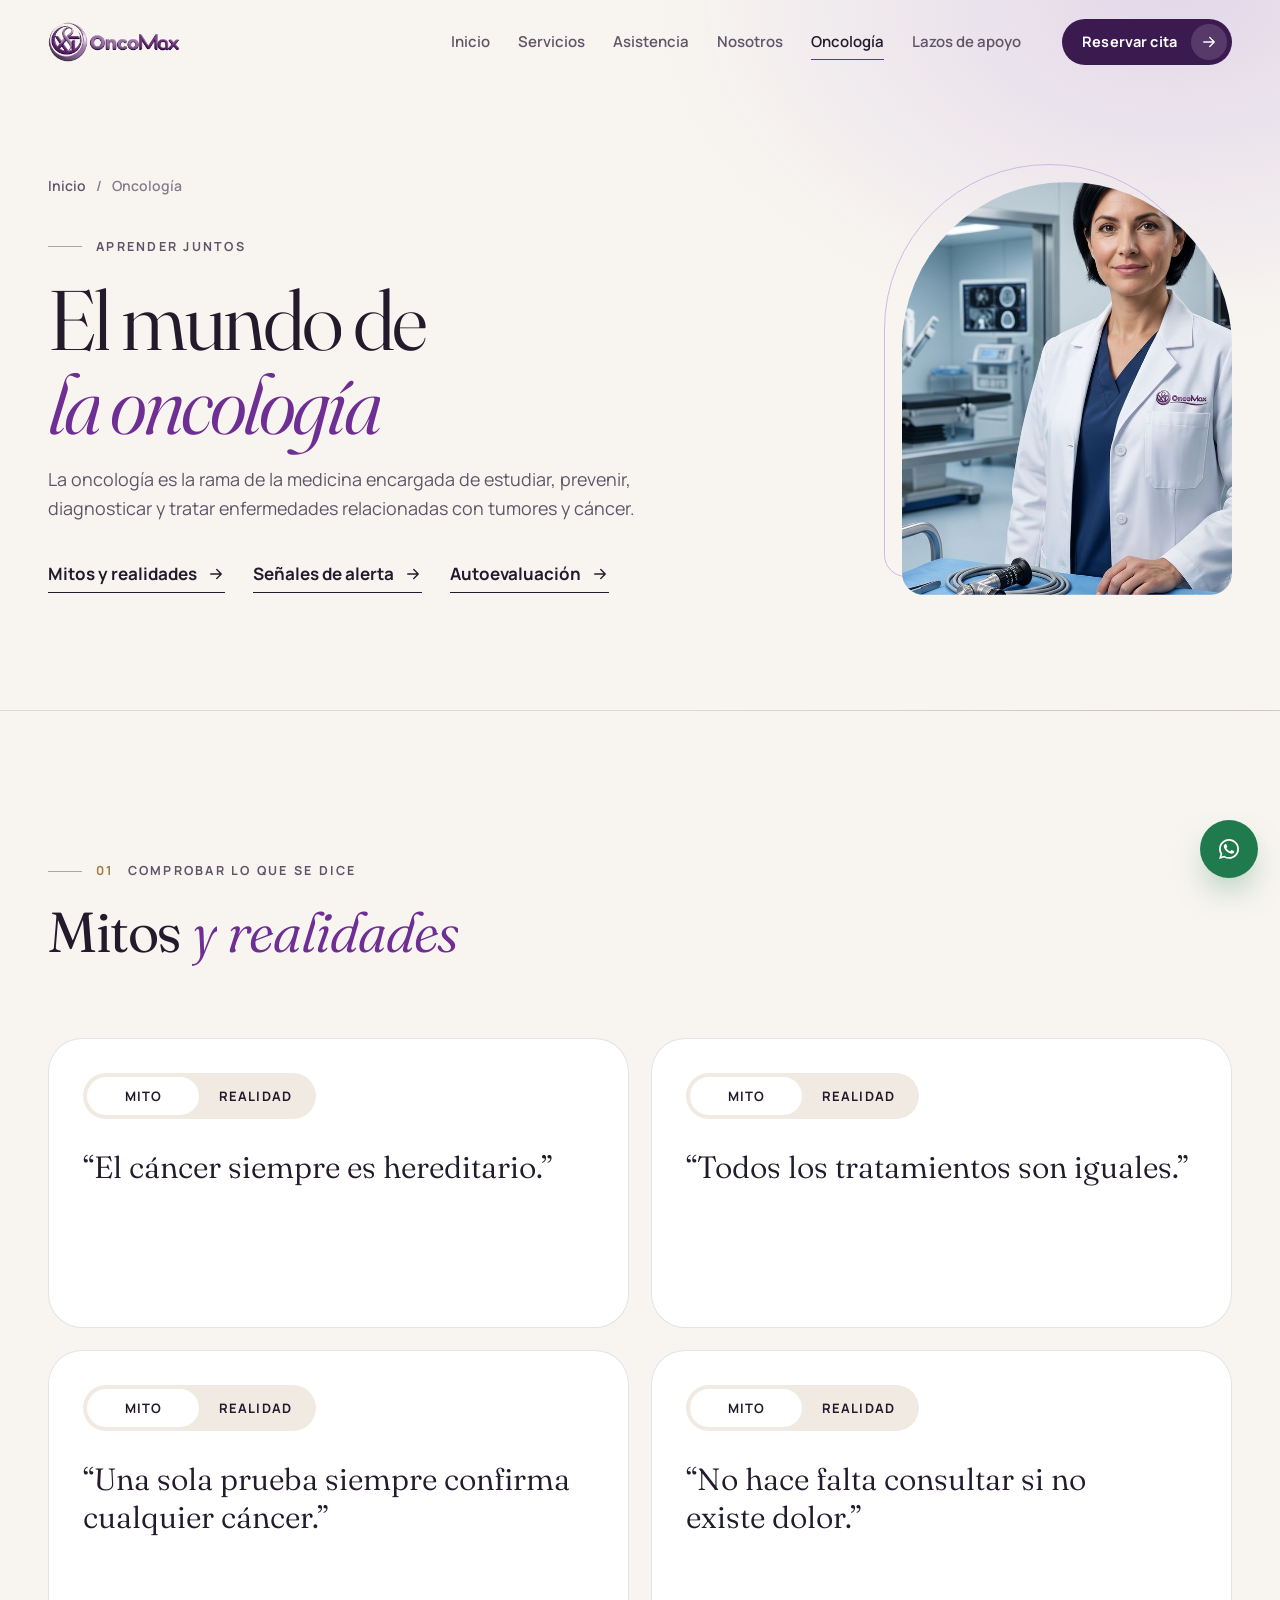
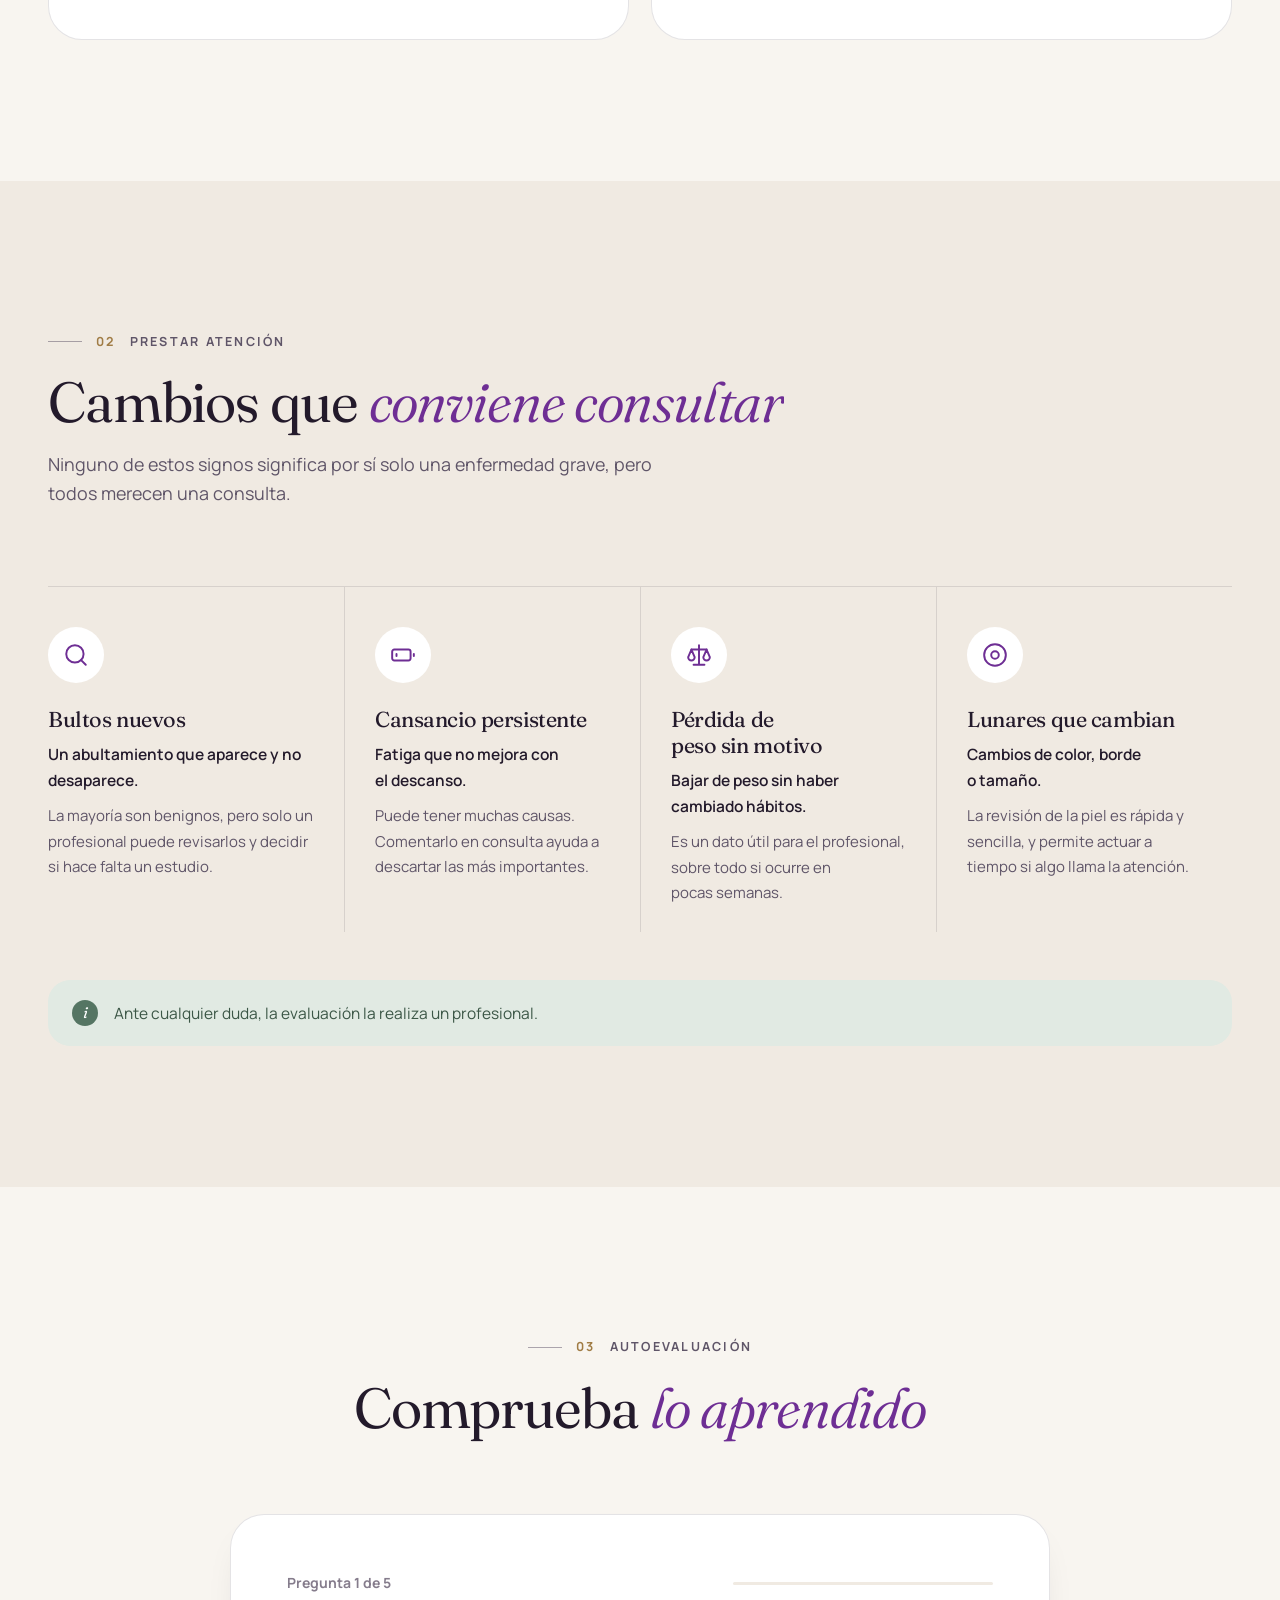
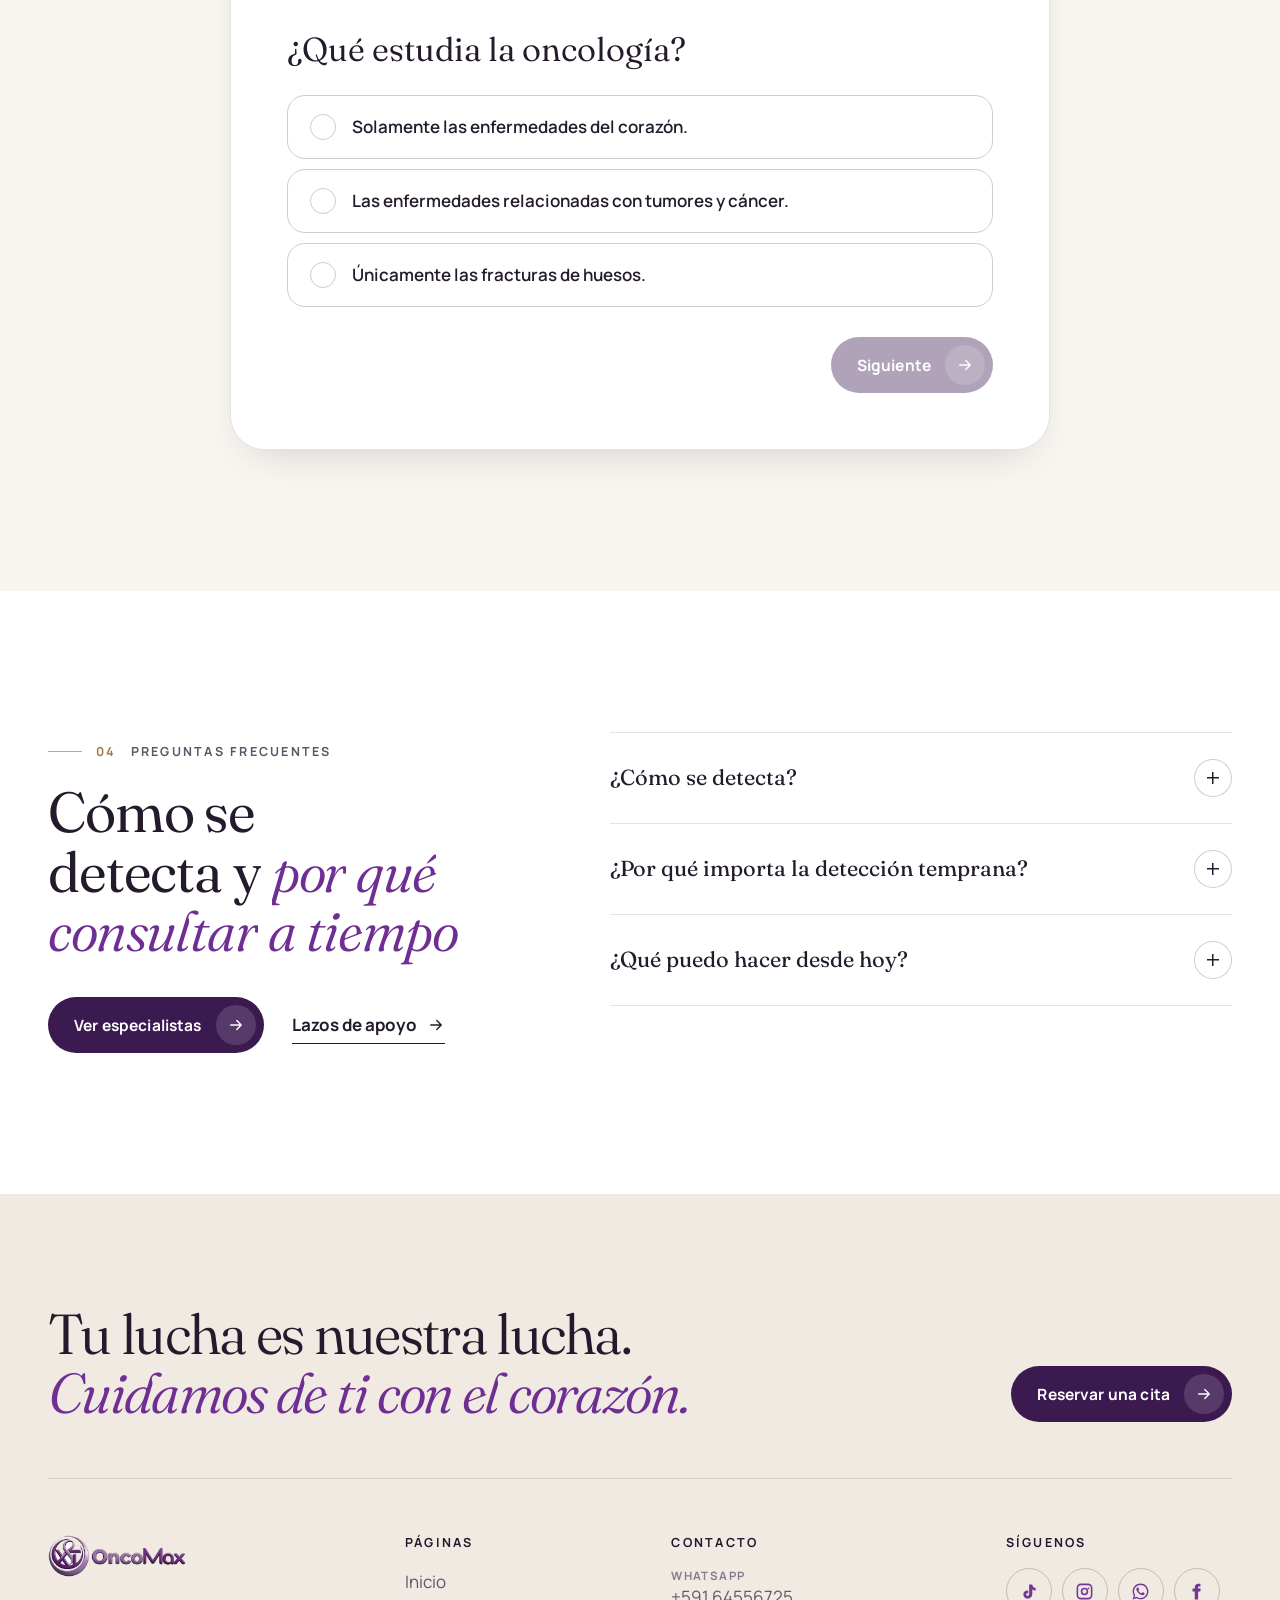
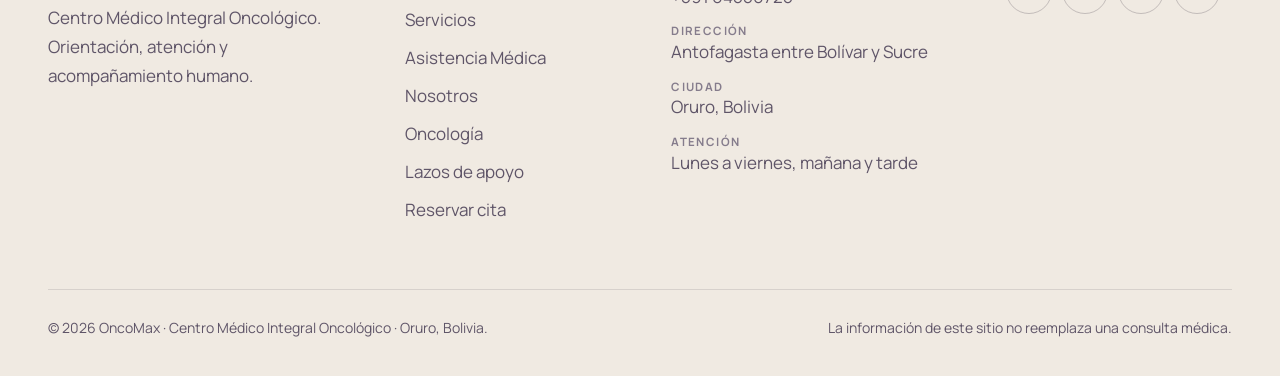
<file: oncologia.html>
<!DOCTYPE html>
<html lang="es">
<head>
  <meta charset="UTF-8">
  <meta name="viewport" content="width=device-width, initial-scale=1.0">
  <meta name="description" content="Información sobre oncología: qué es, mitos y realidades, señales de alerta y una autoevaluación.">
  <title>Oncología | OncoMax</title>
  <meta name="theme-color" content="#F8F5F0">
  <link rel="icon" href="assets/img/logo-simbolo.png">
  <!-- Marca la pagina como "con JavaScript" antes de pintarla, para evitar parpadeos. -->
  <script>document.documentElement.classList.add('js');</script>
  <!-- Tipografias: Fraunces (titulos) y Manrope (texto). -->
  <link rel="preconnect" href="https://fonts.googleapis.com">
  <link rel="preconnect" href="https://fonts.gstatic.com" crossorigin>
  <link rel="stylesheet" href="https://fonts.googleapis.com/css2?family=Fraunces:ital,opsz,wght@0,9..144,300..600;1,9..144,300..600&amp;family=Manrope:wght@400..800&amp;display=swap">
  <link rel="stylesheet" href="assets/css/estilos.css">
  <script src="assets/js/main.js" defer></script>
</head>
<body>
  <a class="saltar" href="#contenido">Saltar al contenido</a>

  <!-- ================= CABECERA ================= -->
  <header class="barra">
    <div class="contenedor barra__interior">
      <a class="barra__logo" href="index.html" aria-label="OncoMax, ir al inicio">
        <img src="assets/img/logo-oncomax-horizontal.png" alt="OncoMax" width="132" height="40">
      </a>
      <nav class="barra__nav" id="menu" aria-label="Principal">
        <a href="index.html"><span class="barra__nav-num">01</span>Inicio</a>
        <a href="servicios.html"><span class="barra__nav-num">02</span>Servicios</a>
        <a href="asistencia.html"><span class="barra__nav-num">03</span>Asistencia</a>
        <a href="nosotros.html"><span class="barra__nav-num">04</span>Nosotros</a>
        <a href="oncologia.html" aria-current="page"><span class="barra__nav-num">05</span>Oncología</a>
        <a href="lazos.html"><span class="barra__nav-num">06</span>Lazos de apoyo</a>
        <a class="barra__nav-reserva" href="reserva.html"><span class="barra__nav-num">07</span>Reservar cita</a>
      </nav>
      <a class="btn btn--chico barra__cta" href="reserva.html">Reservar cita<span class="btn__flecha"><svg viewBox="0 0 24 24" fill="none" stroke="currentColor" stroke-width="1.8" stroke-linecap="round" stroke-linejoin="round" aria-hidden="true"><path d="M5 12h14M13 6l6 6-6 6"/></svg></span></a>
      <button class="barra__menu" type="button" aria-expanded="false" aria-controls="menu">
        <span></span><span></span><span class="sr-solo">Abrir menú</span>
      </button>
    </div>
  </header>
  <div class="velo" aria-hidden="true"></div>

  <main id="contenido">
    <!-- ================= CABECERA DE LA PAGINA ================= -->
    <section class="portada" id="informacion">
      <div class="contenedor portada__grid">
        <div>
          <nav class="migas" aria-label="Ruta de navegación"><a href="index.html">Inicio</a><span aria-hidden="true">/</span><span aria-current="page">Oncología</span></nav>
          <p class="antetitulo" data-aparecer>Aprender juntos</p>
          <h1 class="titular" data-dividir>El mundo de <em>la oncología</em></h1>
          <p class="texto-grande" data-aparecer style="--i:2">La oncología es la rama de la medicina encargada de estudiar, prevenir,
             diagnosticar y tratar enfermedades relacionadas con tumores y cáncer.</p>
          <nav class="saltos" aria-label="En esta página" data-aparecer style="--i:3">
            <a class="enlace" href="#mitos">Mitos y realidades<svg viewBox="0 0 24 24" fill="none" stroke="currentColor" stroke-width="1.8" stroke-linecap="round" stroke-linejoin="round" aria-hidden="true"><path d="M5 12h14M13 6l6 6-6 6"/></svg></a>
            <a class="enlace" href="#senales">Señales de alerta<svg viewBox="0 0 24 24" fill="none" stroke="currentColor" stroke-width="1.8" stroke-linecap="round" stroke-linejoin="round" aria-hidden="true"><path d="M5 12h14M13 6l6 6-6 6"/></svg></a>
            <a class="enlace" href="#cuestionario">Autoevaluación<svg viewBox="0 0 24 24" fill="none" stroke="currentColor" stroke-width="1.8" stroke-linecap="round" stroke-linejoin="round" aria-hidden="true"><path d="M5 12h14M13 6l6 6-6 6"/></svg></a>
          </nav>
        </div>
        <div class="portada__visual con-contorno" data-aparecer style="--i:1">
          <figure class="arco" data-aparecer="imagen">
            <img src="assets/img/web/servicio-quirurgico.jpg" alt="Especialista de OncoMax" width="1100" height="1100" style="--foco: 60% 45%; --zoom: 1.35">
          </figure>
        </div>
      </div>
    </section>

    <!-- ================= MITOS Y REALIDADES ================= -->
    <section class="seccion" id="mitos">
      <div class="contenedor">
        <div class="encabezado">
          <p class="antetitulo" data-aparecer><b>01</b> Comprobar lo que se dice</p>
          <h2 data-dividir>Mitos <em>y realidades</em></h2>
        </div>

        <!-- El interruptor cambia data-lado entre "mito" y "realidad". -->
        <div class="mitos" data-escalonar>
          <article class="mito" data-lado="mito">
            <div class="mito__interruptor" role="group" aria-label="Mostrar mito o realidad">
              <button type="button" data-lado="mito" aria-pressed="true">Mito</button>
              <button type="button" data-lado="realidad" aria-pressed="false">Realidad</button>
            </div>
            <div class="mito__caras">
              <div class="mito__cara mito__cara--mito">
                <span class="etiqueta-mito">Mito</span>
                <p class="mito__frase">“El cáncer siempre es hereditario.”</p>
              </div>
              <div class="mito__cara mito__cara--realidad">
                <span class="etiqueta-mito etiqueta-mito--realidad">Realidad</span>
                <h3>No siempre</h3>
                <p>Algunos casos tienen relación familiar, pero muchos aparecen por una combinación de distintos factores.</p>
              </div>
            </div>
          </article>

          <article class="mito" data-lado="mito">
            <div class="mito__interruptor" role="group" aria-label="Mostrar mito o realidad">
              <button type="button" data-lado="mito" aria-pressed="true">Mito</button>
              <button type="button" data-lado="realidad" aria-pressed="false">Realidad</button>
            </div>
            <div class="mito__caras">
              <div class="mito__cara mito__cara--mito">
                <span class="etiqueta-mito">Mito</span>
                <p class="mito__frase">“Todos los tratamientos son iguales.”</p>
              </div>
              <div class="mito__cara mito__cara--realidad">
                <span class="etiqueta-mito etiqueta-mito--realidad">Realidad</span>
                <h3>Cada caso es distinto</h3>
                <p>Cada persona recibe una orientación según su diagnóstico, estado de salud y evaluación médica.</p>
              </div>
            </div>
          </article>

          <article class="mito" data-lado="mito">
            <div class="mito__interruptor" role="group" aria-label="Mostrar mito o realidad">
              <button type="button" data-lado="mito" aria-pressed="true">Mito</button>
              <button type="button" data-lado="realidad" aria-pressed="false">Realidad</button>
            </div>
            <div class="mito__caras">
              <div class="mito__cara mito__cara--mito">
                <span class="etiqueta-mito">Mito</span>
                <p class="mito__frase">“Una sola prueba siempre confirma cualquier cáncer.”</p>
              </div>
              <div class="mito__cara mito__cara--realidad">
                <span class="etiqueta-mito etiqueta-mito--realidad">Realidad</span>
                <h3>Suele hacer falta más de un estudio</h3>
                <p>El profesional puede necesitar una consulta y diferentes estudios para comprender cada caso.</p>
              </div>
            </div>
          </article>

          <article class="mito" data-lado="mito">
            <div class="mito__interruptor" role="group" aria-label="Mostrar mito o realidad">
              <button type="button" data-lado="mito" aria-pressed="true">Mito</button>
              <button type="button" data-lado="realidad" aria-pressed="false">Realidad</button>
            </div>
            <div class="mito__caras">
              <div class="mito__cara mito__cara--mito">
                <span class="etiqueta-mito">Mito</span>
                <p class="mito__frase">“No hace falta consultar si no existe dolor.”</p>
              </div>
              <div class="mito__cara mito__cara--realidad">
                <span class="etiqueta-mito etiqueta-mito--realidad">Realidad</span>
                <h3>El dolor no es el único aviso</h3>
                <p>Algunos cambios pueden no causar dolor. Los controles y la orientación profesional son importantes.</p>
              </div>
            </div>
          </article>
        </div>
      </div>
    </section>

    <!-- ================= SEÑALES DE ALERTA ================= -->
    <section class="seccion seccion--lino" id="senales">
      <div class="contenedor">
        <div class="encabezado">
          <p class="antetitulo" data-aparecer><b>02</b> Prestar atención</p>
          <h2 data-dividir>Cambios que <em>conviene consultar</em></h2>
          <p class="texto-grande" data-aparecer>Ninguno de estos signos significa por sí solo una enfermedad grave, pero
             todos merecen una consulta.</p>
        </div>

        <div class="senales" data-escalonar>
          <article class="senal">
            <span class="senal__icono"><img src="assets/icons/ui/lupa.svg" alt=""></span>
            <h3>Bultos nuevos</h3>
            <p class="senal__breve">Un abultamiento que aparece y no desaparece.</p>
            <p>La mayoría son benignos, pero solo un profesional puede revisarlos y decidir si hace falta un estudio.</p>
          </article>
          <article class="senal">
            <span class="senal__icono"><img src="assets/icons/ui/bateria.svg" alt=""></span>
            <h3>Cansancio persistente</h3>
            <p class="senal__breve">Fatiga que no mejora con el descanso.</p>
            <p>Puede tener muchas causas. Comentarlo en consulta ayuda a descartar las más importantes.</p>
          </article>
          <article class="senal">
            <span class="senal__icono"><img src="assets/icons/ui/balanza.svg" alt=""></span>
            <h3>Pérdida de peso sin motivo</h3>
            <p class="senal__breve">Bajar de peso sin haber cambiado hábitos.</p>
            <p>Es un dato útil para el profesional, sobre todo si ocurre en pocas semanas.</p>
          </article>
          <article class="senal">
            <span class="senal__icono"><img src="assets/icons/ui/punto.svg" alt=""></span>
            <h3>Lunares que cambian</h3>
            <p class="senal__breve">Cambios de color, borde o tamaño.</p>
            <p>La revisión de la piel es rápida y sencilla, y permite actuar a tiempo si algo llama la atención.</p>
          </article>
        </div>

        <p class="aviso" data-aparecer>Ante cualquier duda, la evaluación la realiza un profesional.</p>
      </div>
    </section>

    <!-- ================= AUTOEVALUACION =================
         Las respuestas son botones de radio: el CSS marca si son correctas.
         main.js muestra una pregunta a la vez y calcula el puntaje. -->
    <section class="seccion" id="cuestionario">
      <div class="contenedor">
        <div class="encabezado encabezado--centro">
          <p class="antetitulo" data-aparecer><b>03</b> Autoevaluación</p>
          <h2 data-dividir>Comprueba <em>lo aprendido</em></h2>
        </div>

        <div class="quiz-caja" data-quiz data-aparecer>
          <div class="quiz__cabeza">
            <span>Pregunta <b data-numero>1</b> de 5</span>
            <div class="quiz__barra" aria-hidden="true"><span></span></div>
          </div>

          <div class="quiz">
            <div class="pregunta">
              <p class="pregunta__texto">¿Qué estudia la oncología?</p>
              <input class="op op--mal" type="radio" name="p1" id="p1a">
              <label for="p1a">Solamente las enfermedades del corazón.</label>
              <input class="op op--bien" type="radio" name="p1" id="p1b">
              <label for="p1b">Las enfermedades relacionadas con tumores y cáncer.</label>
              <input class="op op--mal" type="radio" name="p1" id="p1c">
              <label for="p1c">Únicamente las fracturas de huesos.</label>
              <p class="fb fb--bien" role="status">Correcto. La oncología estudia, previene, diagnostica y trata estas enfermedades.</p>
              <p class="fb fb--mal" role="status">Todavía no. Vuelve a leer la introducción de esta página.</p>
            </div>

            <div class="pregunta">
              <p class="pregunta__texto">¿La detección temprana puede ayudar?</p>
              <input class="op op--bien" type="radio" name="p2" id="p2a">
              <label for="p2a">Sí, permite evaluar el caso y buscar atención oportuna.</label>
              <input class="op op--mal" type="radio" name="p2" id="p2b">
              <label for="p2b">No, siempre da lo mismo cuándo se consulte.</label>
              <p class="fb fb--bien" role="status">Correcto. Consultar a tiempo amplía las opciones que puede ofrecer el profesional.</p>
              <p class="fb fb--mal" role="status">Revisa la sección "Cambios que conviene consultar".</p>
            </div>

            <div class="pregunta">
              <p class="pregunta__texto">¿Una página web puede dar un diagnóstico?</p>
              <input class="op op--mal" type="radio" name="p3" id="p3a">
              <label for="p3a">Sí, con leer la información es suficiente.</label>
              <input class="op op--bien" type="radio" name="p3" id="p3b">
              <label for="p3b">No, el diagnóstico corresponde a profesionales y estudios médicos.</label>
              <p class="fb fb--bien" role="status">Correcto. Un sitio web informa, pero no reemplaza una consulta.</p>
              <p class="fb fb--mal" role="status">No es así: la información en línea solo sirve para orientarse.</p>
            </div>

            <div class="pregunta">
              <p class="pregunta__texto">¿Todos los pacientes reciben exactamente el mismo tratamiento?</p>
              <input class="op op--mal" type="radio" name="p4" id="p4a">
              <label for="p4a">Sí, existe un único tratamiento para todos.</label>
              <input class="op op--bien" type="radio" name="p4" id="p4b">
              <label for="p4b">No, depende del diagnóstico y de la evaluación de cada persona.</label>
              <p class="fb fb--bien" role="status">Correcto. Por eso cada consulta empieza con una evaluación individual.</p>
              <p class="fb fb--mal" role="status">Recuerda el mito número 2 de esta misma página.</p>
            </div>

            <div class="pregunta">
              <p class="pregunta__texto">¿Es útil anotar tus dudas antes de una consulta?</p>
              <input class="op op--bien" type="radio" name="p5" id="p5a">
              <label for="p5a">Sí, ayuda a aprovechar mejor el tiempo con el profesional.</label>
              <input class="op op--mal" type="radio" name="p5" id="p5b">
              <label for="p5b">No, es mejor improvisar en el momento.</label>
              <p class="fb fb--bien" role="status">Correcto. Llevar las preguntas escritas evita olvidarlas durante la cita.</p>
              <p class="fb fb--mal" role="status">Anotar las dudas es justamente lo que recomienda el equipo de OncoMax.</p>
            </div>
          </div>

          <div class="quiz__pie">
            <button class="btn" type="button" data-siguiente disabled><span class="btn__texto">Siguiente</span><span class="btn__flecha"><svg viewBox="0 0 24 24" fill="none" stroke="currentColor" stroke-width="1.8" stroke-linecap="round" stroke-linejoin="round" aria-hidden="true"><path d="M5 12h14M13 6l6 6-6 6"/></svg></span></button>
          </div>

          <div class="quiz__resultado" hidden tabindex="-1">
            <p class="quiz__puntaje"><span data-puntaje>0</span><small> / 5</small></p>
            <p data-mensaje></p>
            <div class="acciones acciones--centro">
              <button class="btn btn--linea btn--sin-flecha" type="button" data-reiniciar>Repetir</button>
              <a class="btn" href="reserva.html">¿Te quedaron dudas? Solicitar orientación<span class="btn__flecha"><svg viewBox="0 0 24 24" fill="none" stroke="currentColor" stroke-width="1.8" stroke-linecap="round" stroke-linejoin="round" aria-hidden="true"><path d="M5 12h14M13 6l6 6-6 6"/></svg></span></a>
            </div>
          </div>
        </div>
      </div>
    </section>

    <!-- ================= COMO SE DETECTA ================= -->
    <section class="seccion seccion--blanca">
      <div class="contenedor dos-columnas">
        <div class="dos-columnas__fija">
          <p class="antetitulo" data-aparecer><b>04</b> Preguntas frecuentes</p>
          <h2 data-dividir>Cómo se detecta y <em>por qué consultar a tiempo</em></h2>
          <div class="acciones" data-aparecer>
            <a class="btn" href="asistencia.html">Ver especialistas<span class="btn__flecha"><svg viewBox="0 0 24 24" fill="none" stroke="currentColor" stroke-width="1.8" stroke-linecap="round" stroke-linejoin="round" aria-hidden="true"><path d="M5 12h14M13 6l6 6-6 6"/></svg></span></a>
            <a class="enlace" href="lazos.html">Lazos de apoyo<svg viewBox="0 0 24 24" fill="none" stroke="currentColor" stroke-width="1.8" stroke-linecap="round" stroke-linejoin="round" aria-hidden="true"><path d="M5 12h14M13 6l6 6-6 6"/></svg></a>
          </div>
        </div>
        <div class="acordeon" data-aparecer>
          <details>
            <summary>¿Cómo se detecta?</summary>
            <p>Con controles médicos, análisis de sangre, biopsias, radiografías, ecografías, tomografías y otros
               estudios según cada caso.</p>
          </details>
          <details>
            <summary>¿Por qué importa la detección temprana?</summary>
            <p>La atención temprana permite orientar al paciente y definir un tratamiento oportuno según la
               evaluación profesional.</p>
          </details>
          <details>
            <summary>¿Qué puedo hacer desde hoy?</summary>
            <p>Mantener tus controles al día, avisar cualquier cambio que notes y pedir orientación cuando tengas dudas.</p>
          </details>
        </div>
      </div>
    </section>
  </main>

  <!-- ================= PIE DE PAGINA ================= -->
  <footer class="pie">
    <div class="contenedor">
      <div class="pie__superior">
        <p class="pie__frase">Tu lucha es nuestra lucha.<br><em>Cuidamos de ti con el corazón.</em></p>
        <a class="btn" href="reserva.html">Reservar una cita<span class="btn__flecha"><svg viewBox="0 0 24 24" fill="none" stroke="currentColor" stroke-width="1.8" stroke-linecap="round" stroke-linejoin="round" aria-hidden="true"><path d="M5 12h14M13 6l6 6-6 6"/></svg></span></a>
      </div>
      <div class="pie__columnas">
        <div>
          <a class="pie__logo" href="index.html"><img src="assets/img/logo-oncomax-horizontal.png" alt="OncoMax" width="139" height="42"></a>
          <p>Centro Médico Integral Oncológico. Orientación, atención y acompañamiento humano.</p>
        </div>
        <div>
          <h3>Páginas</h3>
          <ul>
            <li><a href="index.html">Inicio</a></li>
            <li><a href="servicios.html">Servicios</a></li>
            <li><a href="asistencia.html">Asistencia Médica</a></li>
            <li><a href="nosotros.html">Nosotros</a></li>
            <li><a href="oncologia.html">Oncología</a></li>
            <li><a href="lazos.html">Lazos de apoyo</a></li>
            <li><a href="reserva.html">Reservar cita</a></li>
          </ul>
        </div>
        <div>
          <h3>Contacto</h3>
          <ul>
            <li class="pie__dato"><small>WhatsApp</small><a href="https://wa.me/59164556725" target="_blank" rel="noopener">+591 64556725</a></li>
            <li class="pie__dato"><small>Dirección</small>Antofagasta entre Bolívar y Sucre</li>
            <li class="pie__dato"><small>Ciudad</small>Oruro, Bolivia</li>
            <li class="pie__dato"><small>Atención</small>Lunes a viernes, mañana y tarde</li>
          </ul>
        </div>
        <div>
          <h3>Síguenos</h3>
          <!-- TikTok e Instagram quedan en # hasta tener los enlaces de la clinica. -->
          <div class="redes">
            <a href="#" aria-label="TikTok"><img src="assets/icons/tiktok.svg" alt=""></a>
            <a href="#" aria-label="Instagram"><img src="assets/icons/instagram.svg" alt=""></a>
            <a href="https://wa.me/59164556725" target="_blank" rel="noopener" aria-label="WhatsApp"><img src="assets/icons/whatsapp.svg" alt=""></a>
            <a href="https://www.facebook.com/profile.php?id=61578464102459" target="_blank" rel="noopener" aria-label="Facebook"><img src="assets/icons/facebook.svg" alt=""></a>
          </div>
        </div>
      </div>
      <div class="pie__inferior">
        <p>© 2026 OncoMax · Centro Médico Integral Oncológico · Oruro, Bolivia.</p>
        <p>La información de este sitio no reemplaza una consulta médica.</p>
      </div>
    </div>
  </footer>

  <a class="whatsapp" href="https://wa.me/59164556725" target="_blank" rel="noopener" aria-label="Escribir por WhatsApp">
    <img src="assets/icons/whatsapp.svg" alt=""><span>Escríbenos</span>
  </a>
</body>
</html>
</file>
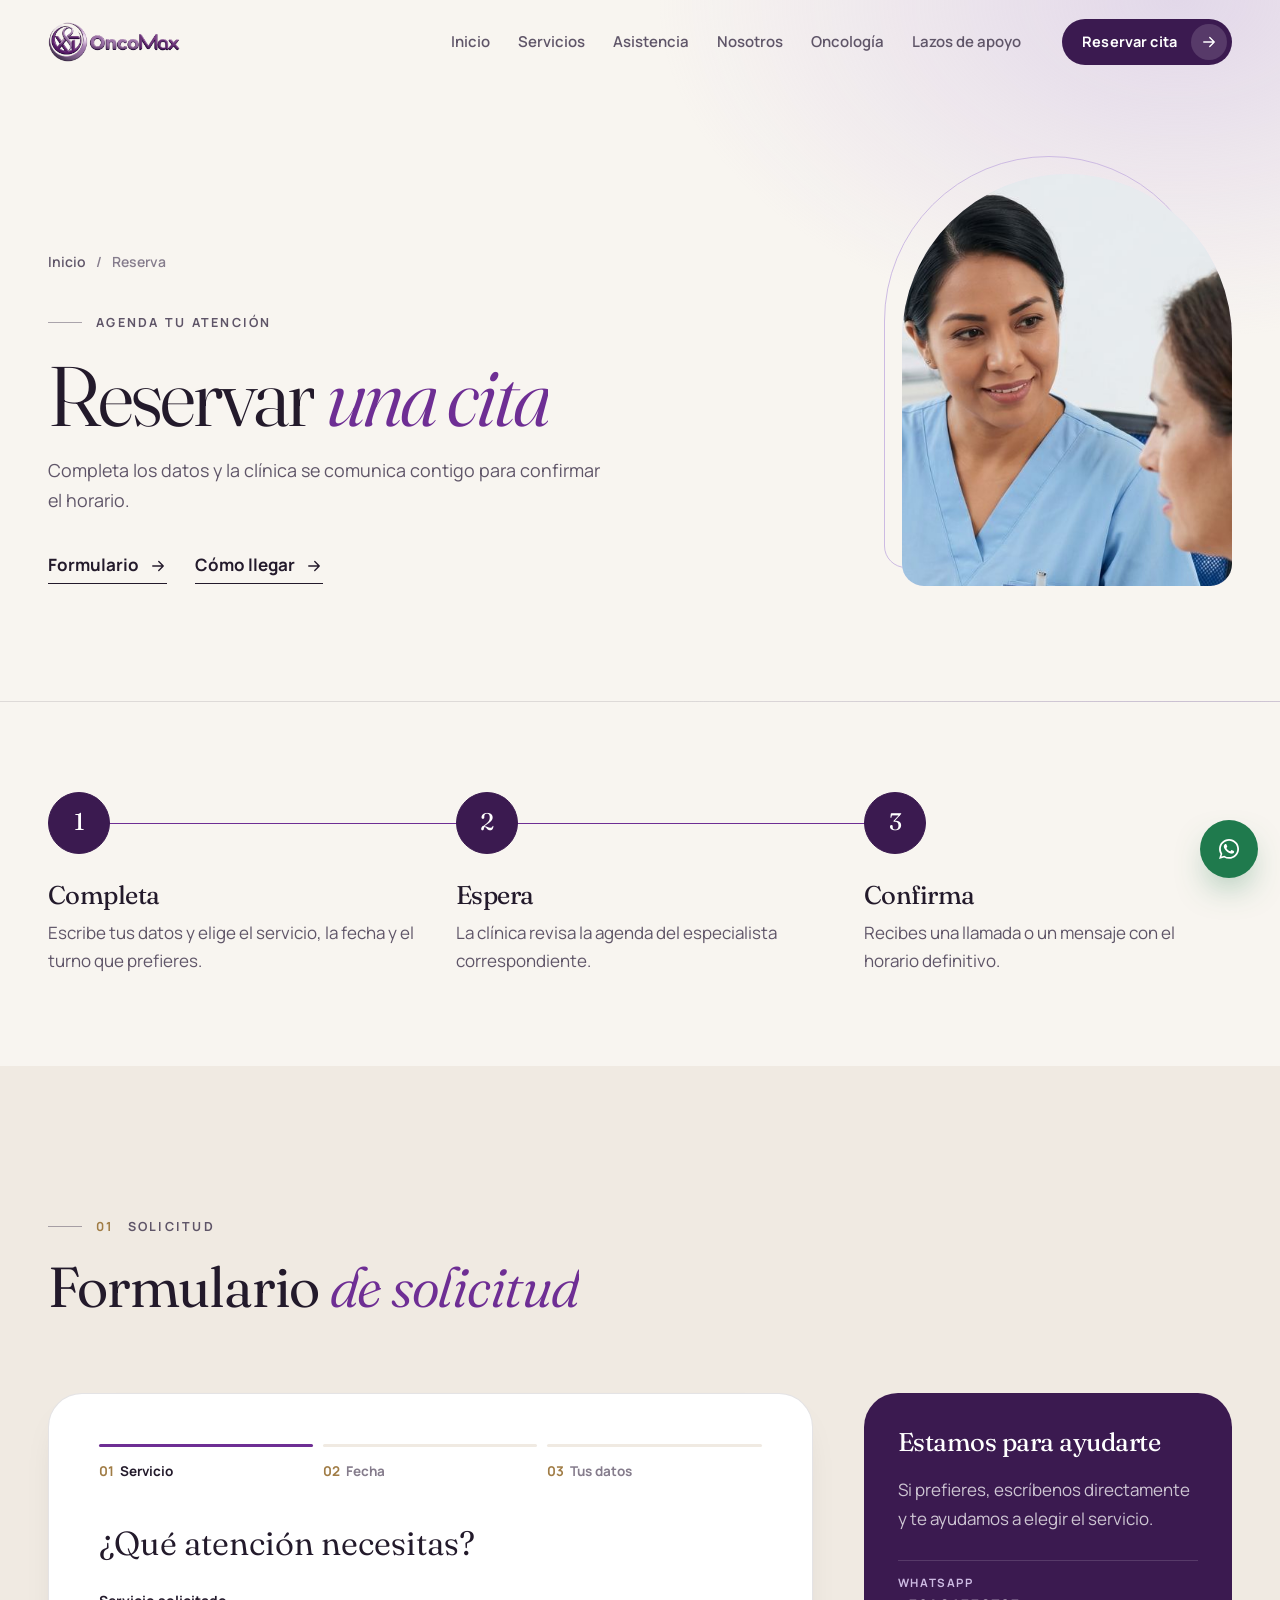
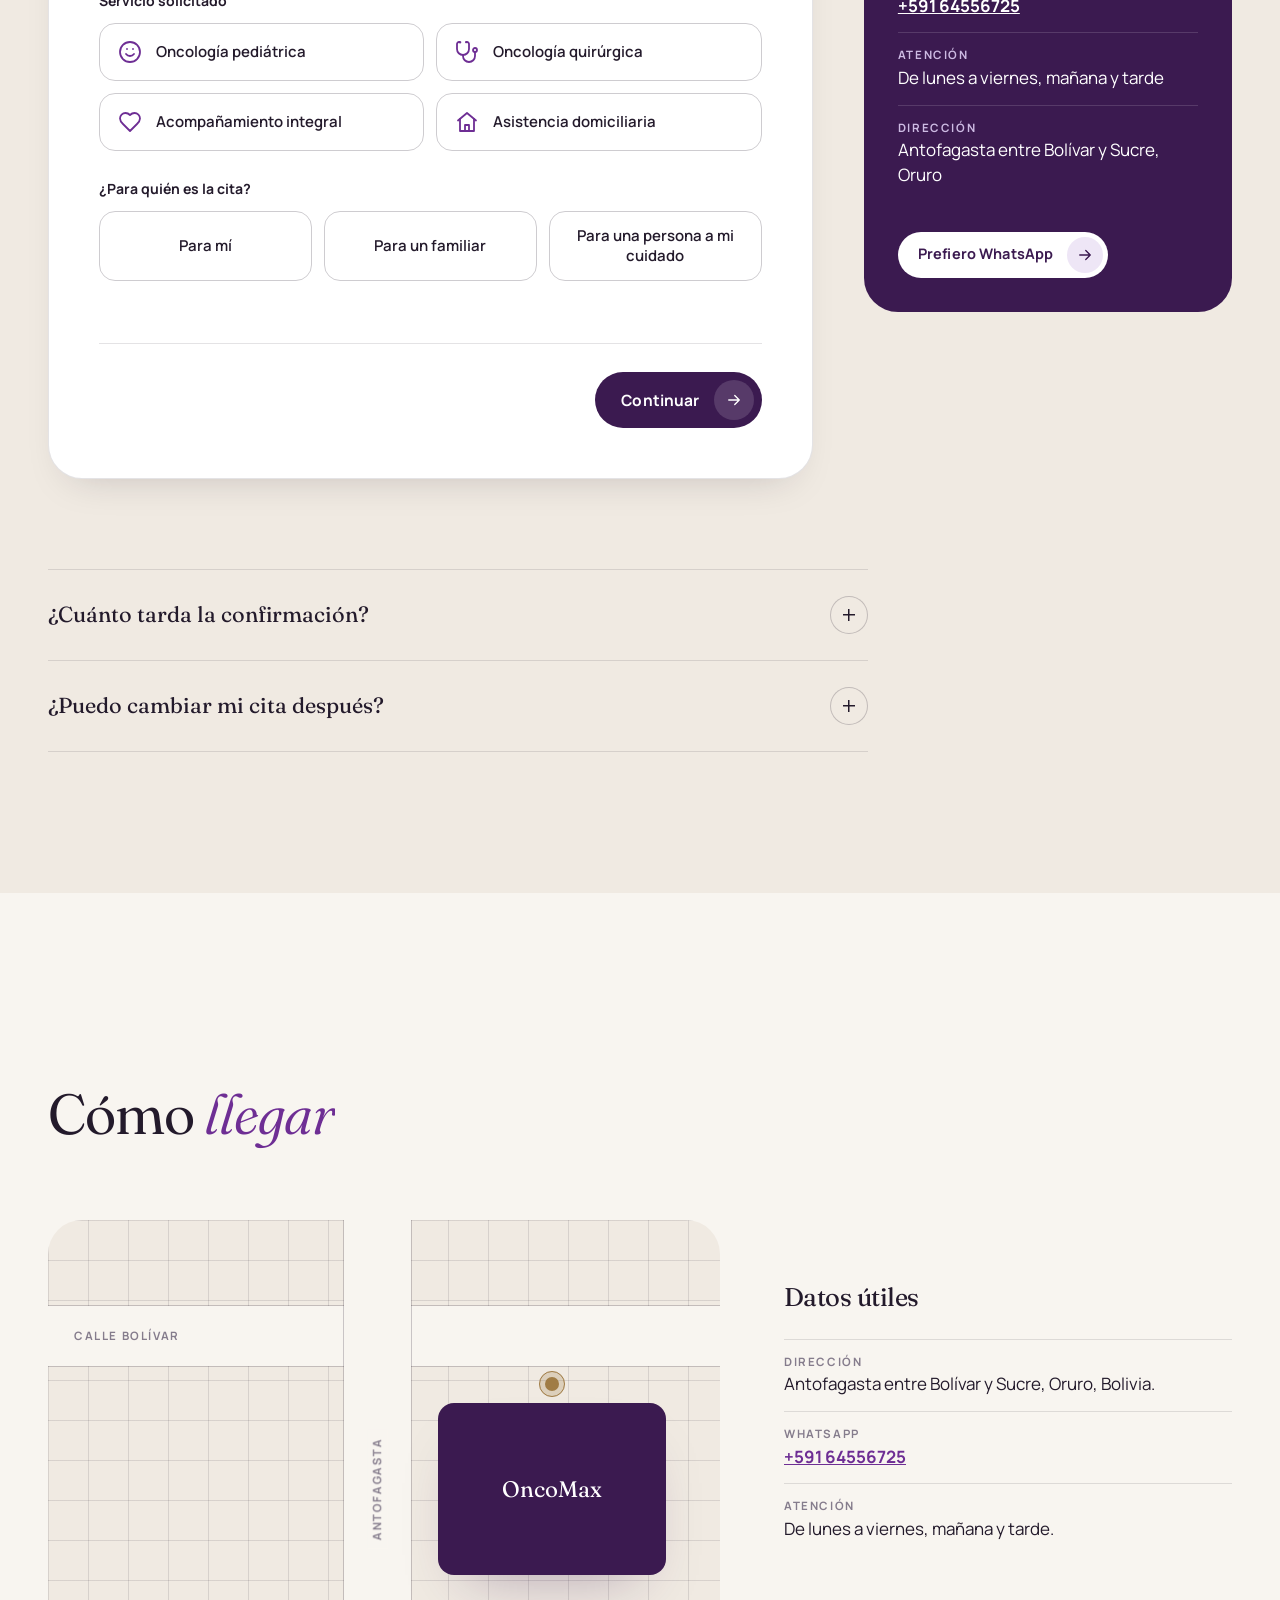
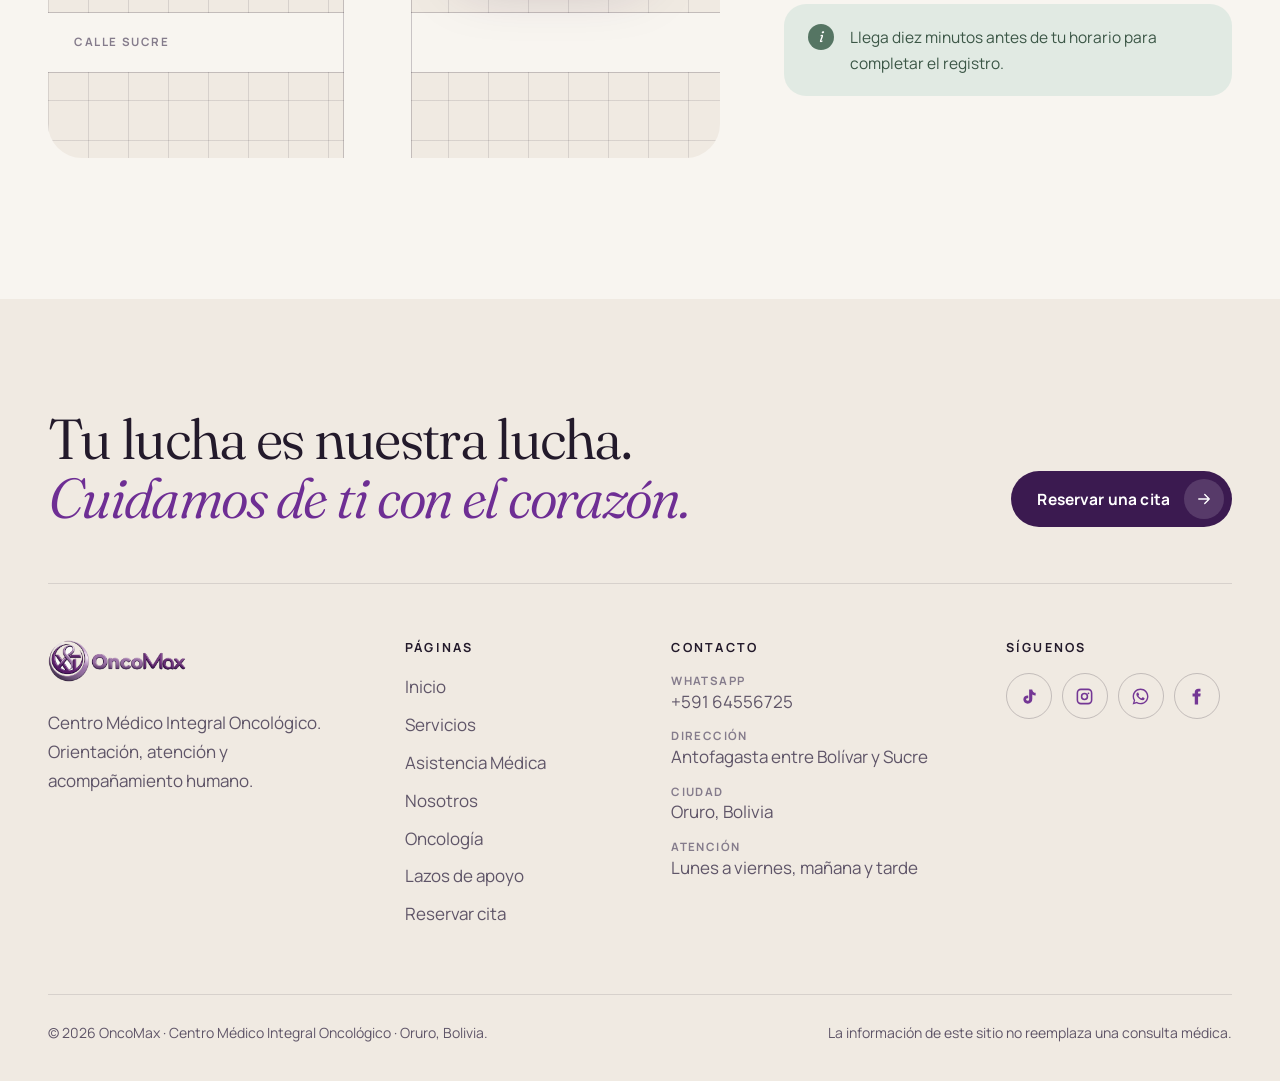
<file: reserva.html>
<!DOCTYPE html>
<html lang="es">
<head>
  <meta charset="UTF-8">
  <meta name="viewport" content="width=device-width, initial-scale=1.0">
  <meta name="description" content="Reserva tu cita en OncoMax y encuentra cómo llegar a la clínica en Oruro, Bolivia.">
  <title>Reserva | OncoMax</title>
  <meta name="theme-color" content="#F8F5F0">
  <link rel="icon" href="assets/img/logo-simbolo.png">
  <!-- Marca la pagina como "con JavaScript" antes de pintarla, para evitar parpadeos. -->
  <script>document.documentElement.classList.add('js');</script>
  <!-- Tipografias: Fraunces (titulos) y Manrope (texto). -->
  <link rel="preconnect" href="https://fonts.googleapis.com">
  <link rel="preconnect" href="https://fonts.gstatic.com" crossorigin>
  <link rel="stylesheet" href="https://fonts.googleapis.com/css2?family=Fraunces:ital,opsz,wght@0,9..144,300..600;1,9..144,300..600&amp;family=Manrope:wght@400..800&amp;display=swap">
  <link rel="stylesheet" href="assets/css/estilos.css">
  <script src="assets/js/main.js" defer></script>
  <script src="assets/js/reserva.js" defer></script>
</head>
<body>
  <a class="saltar" href="#contenido">Saltar al contenido</a>

  <!-- ================= CABECERA ================= -->
  <header class="barra">
    <div class="contenedor barra__interior">
      <a class="barra__logo" href="index.html" aria-label="OncoMax, ir al inicio">
        <img src="assets/img/logo-oncomax-horizontal.png" alt="OncoMax" width="132" height="40">
      </a>
      <nav class="barra__nav" id="menu" aria-label="Principal">
        <a href="index.html"><span class="barra__nav-num">01</span>Inicio</a>
        <a href="servicios.html"><span class="barra__nav-num">02</span>Servicios</a>
        <a href="asistencia.html"><span class="barra__nav-num">03</span>Asistencia</a>
        <a href="nosotros.html"><span class="barra__nav-num">04</span>Nosotros</a>
        <a href="oncologia.html"><span class="barra__nav-num">05</span>Oncología</a>
        <a href="lazos.html"><span class="barra__nav-num">06</span>Lazos de apoyo</a>
        <a class="barra__nav-reserva" href="reserva.html" aria-current="page"><span class="barra__nav-num">07</span>Reservar cita</a>
      </nav>
      <a class="btn btn--chico barra__cta" href="reserva.html" aria-current="page">Reservar cita<span class="btn__flecha"><svg viewBox="0 0 24 24" fill="none" stroke="currentColor" stroke-width="1.8" stroke-linecap="round" stroke-linejoin="round" aria-hidden="true"><path d="M5 12h14M13 6l6 6-6 6"/></svg></span></a>
      <button class="barra__menu" type="button" aria-expanded="false" aria-controls="menu">
        <span></span><span></span><span class="sr-solo">Abrir menú</span>
      </button>
    </div>
  </header>
  <div class="velo" aria-hidden="true"></div>

  <main id="contenido">
    <!-- ================= CABECERA DE LA PAGINA ================= -->
    <section class="portada">
      <div class="contenedor portada__grid">
        <div>
          <nav class="migas" aria-label="Ruta de navegación"><a href="index.html">Inicio</a><span aria-hidden="true">/</span><span aria-current="page">Reserva</span></nav>
          <p class="antetitulo" data-aparecer>Agenda tu atención</p>
          <h1 class="titular" data-dividir>Reservar <em>una cita</em></h1>
          <p class="texto-grande" data-aparecer style="--i:2">Completa los datos y la clínica se comunica contigo para confirmar el horario.</p>
          <nav class="saltos" aria-label="En esta página" data-aparecer style="--i:3">
            <a class="enlace" href="#formulario">Formulario<svg viewBox="0 0 24 24" fill="none" stroke="currentColor" stroke-width="1.8" stroke-linecap="round" stroke-linejoin="round" aria-hidden="true"><path d="M5 12h14M13 6l6 6-6 6"/></svg></a>
            <a class="enlace" href="#ubicacion">Cómo llegar<svg viewBox="0 0 24 24" fill="none" stroke="currentColor" stroke-width="1.8" stroke-linecap="round" stroke-linejoin="round" aria-hidden="true"><path d="M5 12h14M13 6l6 6-6 6"/></svg></a>
          </nav>
        </div>
        <div class="portada__visual con-contorno" data-aparecer style="--i:1">
          <figure class="arco" data-aparecer="imagen">
            <img src="assets/img/web/enfermera-sofia.jpg" alt="Enfermera de OncoMax" width="1100" height="1100" style="--foco: 100% 15%; --zoom: 2">
          </figure>
        </div>
      </div>
    </section>

    <!-- ================= QUE PASA DESPUES ================= -->
    <section class="seccion seccion--corta">
      <div class="contenedor">
        <ol class="pasos">
          <li class="paso">
            <span class="paso__num">1</span>
            <h3>Completa</h3>
            <p>Escribe tus datos y elige el servicio, la fecha y el turno que prefieres.</p>
          </li>
          <li class="paso">
            <span class="paso__num">2</span>
            <h3>Espera</h3>
            <p>La clínica revisa la agenda del especialista correspondiente.</p>
          </li>
          <li class="paso">
            <span class="paso__num">3</span>
            <h3>Confirma</h3>
            <p>Recibes una llamada o un mensaje con el horario definitivo.</p>
          </li>
        </ol>
      </div>
    </section>

    <!-- ================= FORMULARIO ================= -->
    <section class="seccion seccion--lino" id="formulario">
      <div class="contenedor">
        <div class="encabezado">
          <p class="antetitulo" data-aparecer><b>01</b> Solicitud</p>
          <h2 data-dividir>Formulario <em>de solicitud</em></h2>
        </div>

        <div class="reserva">
          <!-- reserva.js muestra un paso a la vez y al final abre WhatsApp con
               la solicitud. Sin JavaScript se ven los tres pasos y action
               lleva a #enviado, que muestra el numero de la clinica. -->
          <form class="asistente primero" id="form-reserva" action="#enviado" data-aparecer>
            <p class="envio" id="enviado" role="status" tabindex="-1"><span>Para confirmar tu cita, escríbenos por WhatsApp al <a href="https://wa.me/59164556725" target="_blank" rel="noopener">+591 64556725</a>.</span></p>

            <ol class="progreso-pasos" aria-label="Pasos de la solicitud">
              <li class="actual" aria-current="step"><b>01</b>Servicio</li>
              <li><b>02</b>Fecha</li>
              <li><b>03</b>Tus datos</li>
            </ol>

            <!-- Paso 1 -->
            <fieldset class="etapa actual">
              <legend>¿Qué atención necesitas?</legend>
              <fieldset class="grupo">
                <legend>Servicio solicitado</legend>
                <div class="opciones">
                  <label class="opcion"><input type="radio" name="servicio" value="Oncología pediátrica" required><span class="opcion__caja"><img src="assets/icons/ui/sonrisa.svg" alt="">Oncología pediátrica</span></label>
                  <label class="opcion"><input type="radio" name="servicio" value="Oncología quirúrgica"><span class="opcion__caja"><img src="assets/icons/ui/estetoscopio.svg" alt="">Oncología quirúrgica</span></label>
                  <label class="opcion"><input type="radio" name="servicio" value="Acompañamiento integral"><span class="opcion__caja"><img src="assets/icons/ui/corazon.svg" alt="">Acompañamiento integral</span></label>
                  <label class="opcion"><input type="radio" name="servicio" value="Asistencia domiciliaria"><span class="opcion__caja"><img src="assets/icons/ui/casa.svg" alt="">Asistencia domiciliaria</span></label>
                </div>
              </fieldset>
              <fieldset class="grupo">
                <legend>¿Para quién es la cita?</legend>
                <div class="opciones opciones--3">
                  <label class="opcion opcion--chip"><input type="radio" name="paciente" value="Para mí" required><span class="opcion__caja">Para mí</span></label>
                  <label class="opcion opcion--chip"><input type="radio" name="paciente" value="Para un familiar"><span class="opcion__caja">Para un familiar</span></label>
                  <label class="opcion opcion--chip"><input type="radio" name="paciente" value="Para una persona a mi cuidado"><span class="opcion__caja">Para una persona a mi cuidado</span></label>
                </div>
              </fieldset>
            </fieldset>

            <!-- Paso 2 -->
            <fieldset class="etapa">
              <legend>¿Cuándo prefieres venir?</legend>
              <div class="campo">
                <label for="fecha">Fecha preferida</label>
                <input id="fecha" name="fecha" type="date" required>
                <p class="ayuda-campo">Atendemos de lunes a viernes.</p>
              </div>
              <fieldset class="grupo">
                <legend>Turno preferido</legend>
                <div class="opciones">
                  <label class="opcion opcion--chip"><input type="radio" name="turno" value="Mañana" required><span class="opcion__caja">Mañana</span></label>
                  <label class="opcion opcion--chip"><input type="radio" name="turno" value="Tarde"><span class="opcion__caja">Tarde</span></label>
                </div>
              </fieldset>
            </fieldset>

            <!-- Paso 3 -->
            <fieldset class="etapa">
              <legend>Tus datos de contacto</legend>
              <div class="campos">
                <div class="campo">
                  <label for="nombre">Nombre completo</label>
                  <input id="nombre" name="nombre" type="text" placeholder="Ej. María Pérez" autocomplete="name" required>
                </div>
                <div class="campo">
                  <label for="telefono">Número de teléfono</label>
                  <input id="telefono" name="telefono" type="tel" placeholder="Ej. 64556725" pattern="[0-9+ ]{7,15}" autocomplete="tel" required>
                  <p class="ayuda-campo">Entre 7 y 15 dígitos.</p>
                </div>
              </div>
              <fieldset class="grupo">
                <legend>¿Cómo prefieres recibir la confirmación?</legend>
                <div class="opciones">
                  <label class="opcion opcion--chip"><input type="radio" name="contacto" value="WhatsApp" required><span class="opcion__caja">WhatsApp</span></label>
                  <label class="opcion opcion--chip"><input type="radio" name="contacto" value="Llamada telefónica"><span class="opcion__caja">Llamada telefónica</span></label>
                </div>
              </fieldset>
              <div class="campo">
                <label for="mensaje">Mensaje adicional</label>
                <textarea id="mensaje" name="mensaje" rows="4" maxlength="600" placeholder="Cuéntanos brevemente el motivo de tu consulta."></textarea>
              </div>
              <label class="aceptar"><input name="acepto" type="checkbox" required> Acepto que la clínica me contacte por el medio elegido.</label>
            </fieldset>

            <div class="asistente__nav">
              <button class="btn btn--linea btn--sin-flecha" type="button" data-anterior>Atrás</button>
              <button class="btn" type="button" data-siguiente>Continuar<span class="btn__flecha"><svg viewBox="0 0 24 24" fill="none" stroke="currentColor" stroke-width="1.8" stroke-linecap="round" stroke-linejoin="round" aria-hidden="true"><path d="M5 12h14M13 6l6 6-6 6"/></svg></span></button>
              <button class="btn btn--whatsapp" type="submit">Enviar solicitud por WhatsApp<span class="btn__flecha"><svg viewBox="0 0 24 24" fill="none" stroke="currentColor" stroke-width="1.8" stroke-linecap="round" stroke-linejoin="round" aria-hidden="true"><path d="M5 12h14M13 6l6 6-6 6"/></svg></span></button>
            </div>
          </form>

          <aside class="contacto-lateral" data-aparecer style="--i:1">
            <h3>Estamos para ayudarte</h3>
            <p>Si prefieres, escríbenos directamente y te ayudamos a elegir el servicio.</p>
            <ul class="lista-datos">
              <li><small>WhatsApp</small><a href="https://wa.me/59164556725" target="_blank" rel="noopener">+591 64556725</a></li>
              <li><small>Atención</small>De lunes a viernes, mañana y tarde</li>
              <li><small>Dirección</small>Antofagasta entre Bolívar y Sucre, Oruro</li>
            </ul>
            <a class="btn btn--claro btn--chico" href="https://wa.me/59164556725" target="_blank" rel="noopener">Prefiero WhatsApp<span class="btn__flecha"><svg viewBox="0 0 24 24" fill="none" stroke="currentColor" stroke-width="1.8" stroke-linecap="round" stroke-linejoin="round" aria-hidden="true"><path d="M5 12h14M13 6l6 6-6 6"/></svg></span></a>
          </aside>
        </div>

        <div class="bloque-preguntas acordeon" data-aparecer>
          <details>
            <summary>¿Cuánto tarda la confirmación?</summary>
            <p>La clínica responde dentro del mismo día hábil.</p>
          </details>
          <details>
            <summary>¿Puedo cambiar mi cita después?</summary>
            <p>Sí. Escríbenos por WhatsApp indicando tu nombre y la fecha reservada.</p>
          </details>
        </div>
      </div>
    </section>

    <!-- ================= UBICACION ================= -->
    <section class="seccion" id="ubicacion">
      <div class="contenedor">
        <div class="encabezado">
          <p class="antetitulo" data-aparecer><b>02</b> Ubicación</p>
          <h2 data-dividir>Cómo <em>llegar</em></h2>
        </div>

        <div class="ubicacion">
          <!-- Croquis: cada caja es una calle; la clinica lleva un punto que late. -->
          <figure class="croquis" role="img" aria-label="Croquis: OncoMax está sobre la calle Antofagasta, entre las calles Bolívar y Sucre" data-aparecer>
            <div class="calle calle--h calle--bolivar"><span>Calle Bolívar</span></div>
            <div class="calle calle--h calle--sucre"><span>Calle Sucre</span></div>
            <div class="calle calle--v"><span>Antofagasta</span></div>
            <div class="clinica"><span class="pin"></span>OncoMax</div>
          </figure>

          <div data-aparecer style="--i:1">
            <h3>Datos útiles</h3>
            <ul class="lista-datos lista-datos--clara">
              <li><small>Dirección</small>Antofagasta entre Bolívar y Sucre, Oruro, Bolivia.</li>
              <li><small>WhatsApp</small><a href="https://wa.me/59164556725" target="_blank" rel="noopener">+591 64556725</a></li>
              <li><small>Atención</small>De lunes a viernes, mañana y tarde.</li>
            </ul>
            <p class="aviso">Llega diez minutos antes de tu horario para completar el registro.</p>
          </div>
        </div>
      </div>
    </section>
  </main>

  <!-- ================= PIE DE PAGINA ================= -->
  <footer class="pie">
    <div class="contenedor">
      <div class="pie__superior">
        <p class="pie__frase">Tu lucha es nuestra lucha.<br><em>Cuidamos de ti con el corazón.</em></p>
        <a class="btn" href="reserva.html">Reservar una cita<span class="btn__flecha"><svg viewBox="0 0 24 24" fill="none" stroke="currentColor" stroke-width="1.8" stroke-linecap="round" stroke-linejoin="round" aria-hidden="true"><path d="M5 12h14M13 6l6 6-6 6"/></svg></span></a>
      </div>
      <div class="pie__columnas">
        <div>
          <a class="pie__logo" href="index.html"><img src="assets/img/logo-oncomax-horizontal.png" alt="OncoMax" width="139" height="42"></a>
          <p>Centro Médico Integral Oncológico. Orientación, atención y acompañamiento humano.</p>
        </div>
        <div>
          <h3>Páginas</h3>
          <ul>
            <li><a href="index.html">Inicio</a></li>
            <li><a href="servicios.html">Servicios</a></li>
            <li><a href="asistencia.html">Asistencia Médica</a></li>
            <li><a href="nosotros.html">Nosotros</a></li>
            <li><a href="oncologia.html">Oncología</a></li>
            <li><a href="lazos.html">Lazos de apoyo</a></li>
            <li><a href="reserva.html">Reservar cita</a></li>
          </ul>
        </div>
        <div>
          <h3>Contacto</h3>
          <ul>
            <li class="pie__dato"><small>WhatsApp</small><a href="https://wa.me/59164556725" target="_blank" rel="noopener">+591 64556725</a></li>
            <li class="pie__dato"><small>Dirección</small>Antofagasta entre Bolívar y Sucre</li>
            <li class="pie__dato"><small>Ciudad</small>Oruro, Bolivia</li>
            <li class="pie__dato"><small>Atención</small>Lunes a viernes, mañana y tarde</li>
          </ul>
        </div>
        <div>
          <h3>Síguenos</h3>
          <!-- TikTok e Instagram quedan en # hasta tener los enlaces de la clinica. -->
          <div class="redes">
            <a href="#" aria-label="TikTok"><img src="assets/icons/tiktok.svg" alt=""></a>
            <a href="#" aria-label="Instagram"><img src="assets/icons/instagram.svg" alt=""></a>
            <a href="https://wa.me/59164556725" target="_blank" rel="noopener" aria-label="WhatsApp"><img src="assets/icons/whatsapp.svg" alt=""></a>
            <a href="https://www.facebook.com/profile.php?id=61578464102459" target="_blank" rel="noopener" aria-label="Facebook"><img src="assets/icons/facebook.svg" alt=""></a>
          </div>
        </div>
      </div>
      <div class="pie__inferior">
        <p>© 2026 OncoMax · Centro Médico Integral Oncológico · Oruro, Bolivia.</p>
        <p>La información de este sitio no reemplaza una consulta médica.</p>
      </div>
    </div>
  </footer>

  <a class="whatsapp" href="https://wa.me/59164556725" target="_blank" rel="noopener" aria-label="Escribir por WhatsApp">
    <img src="assets/icons/whatsapp.svg" alt=""><span>Escríbenos</span>
  </a>
</body>
</html>
</file>
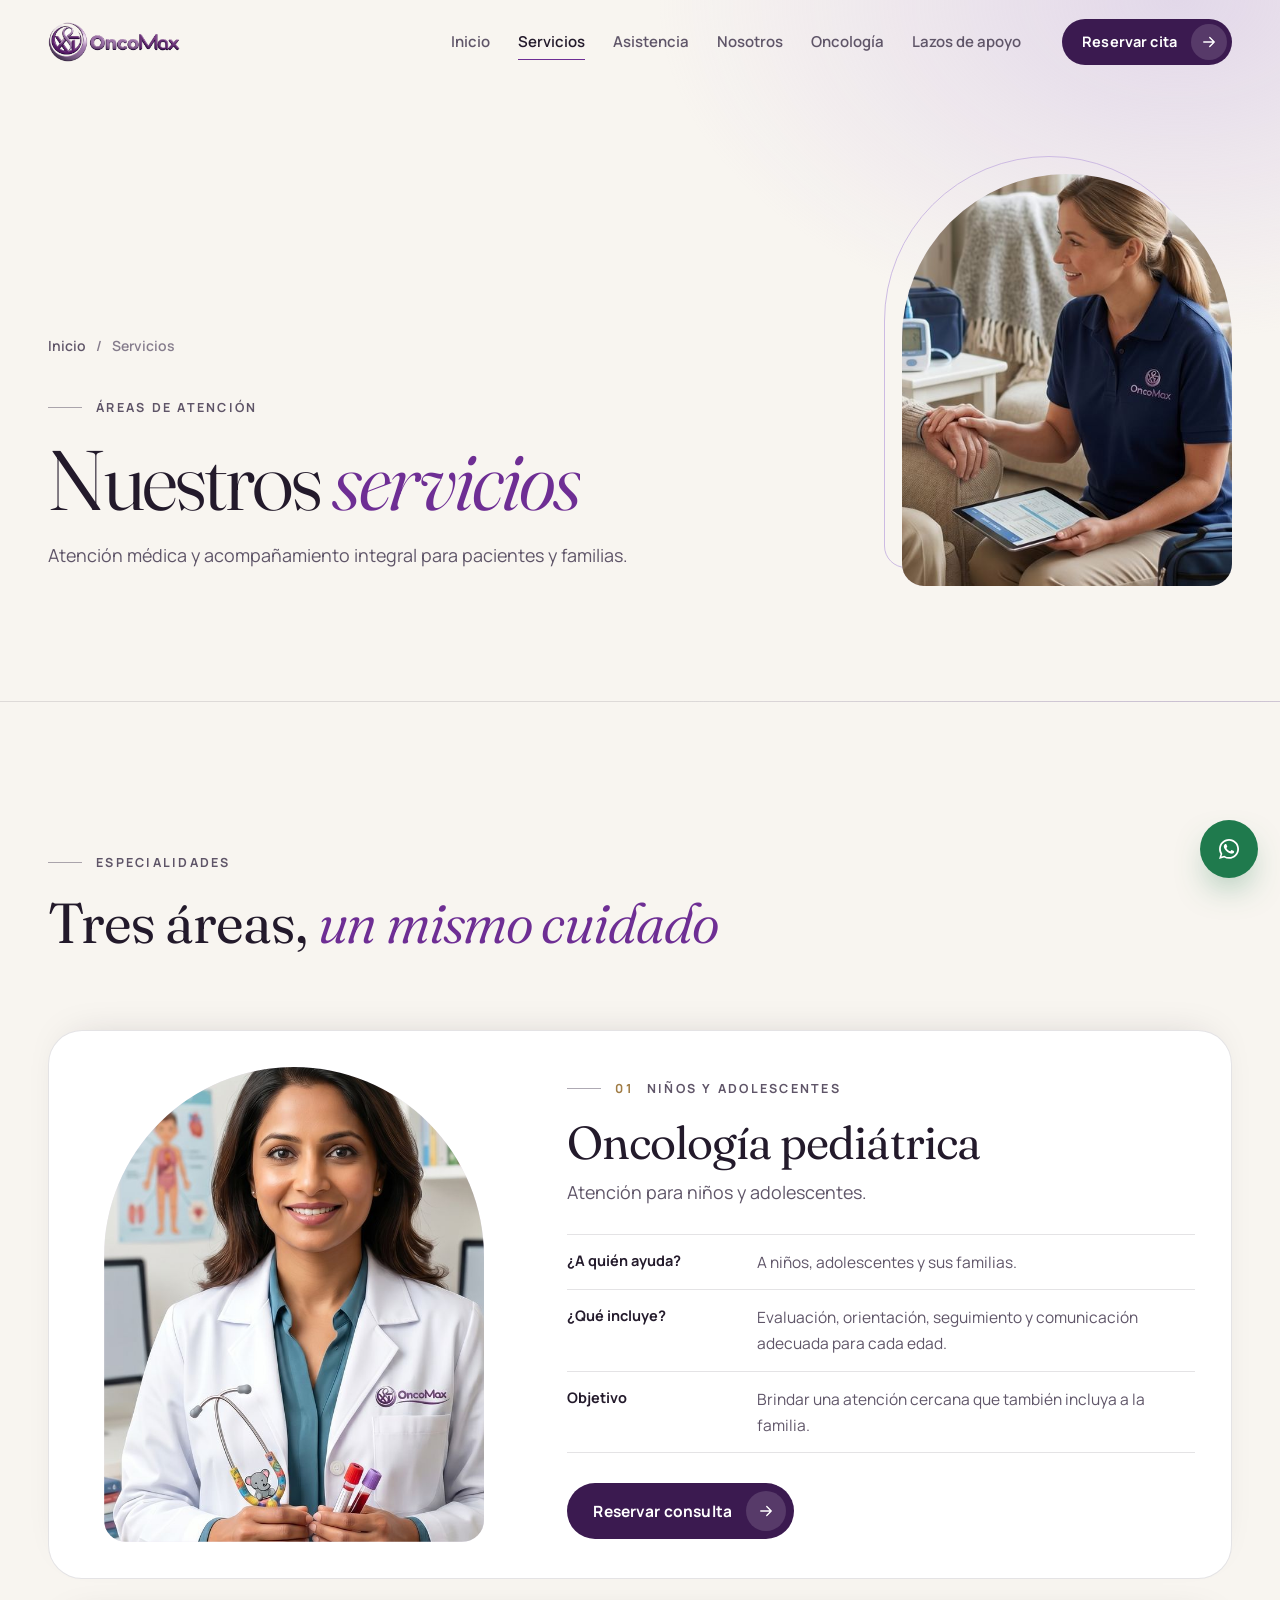
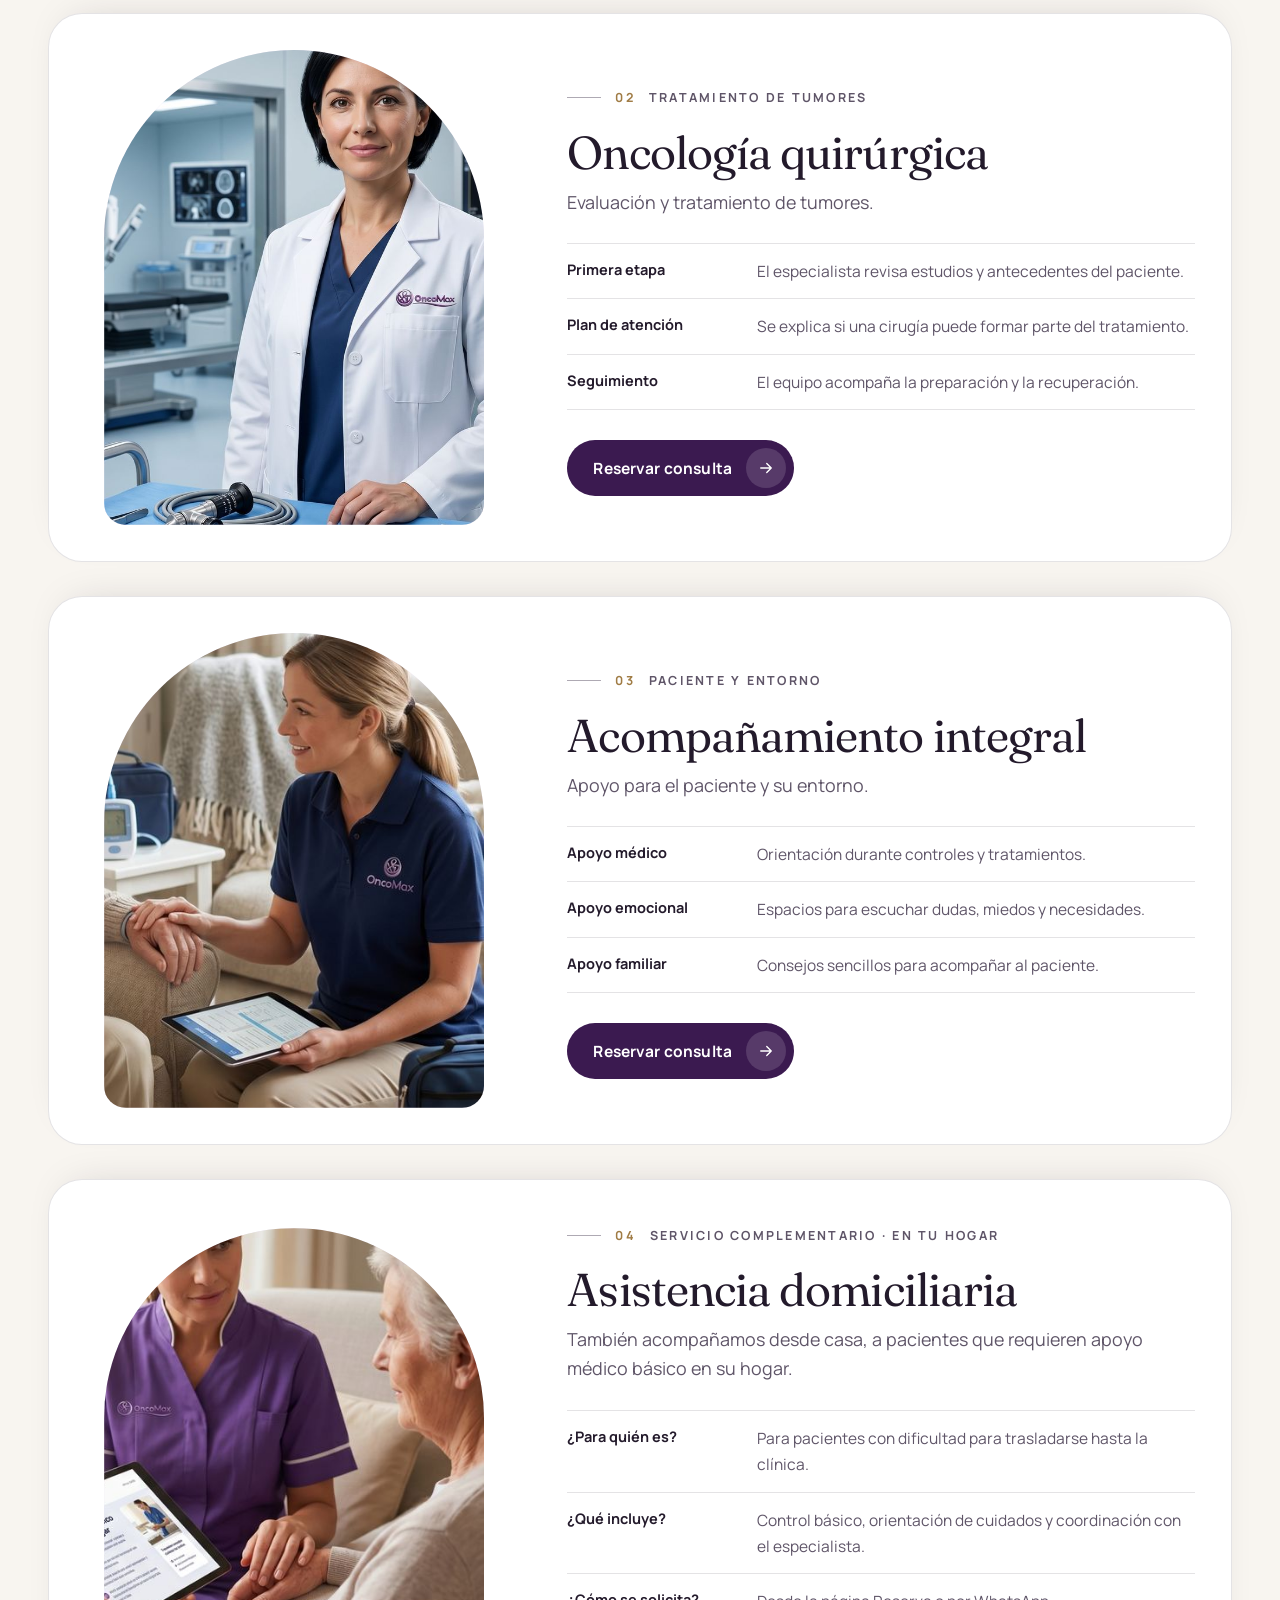
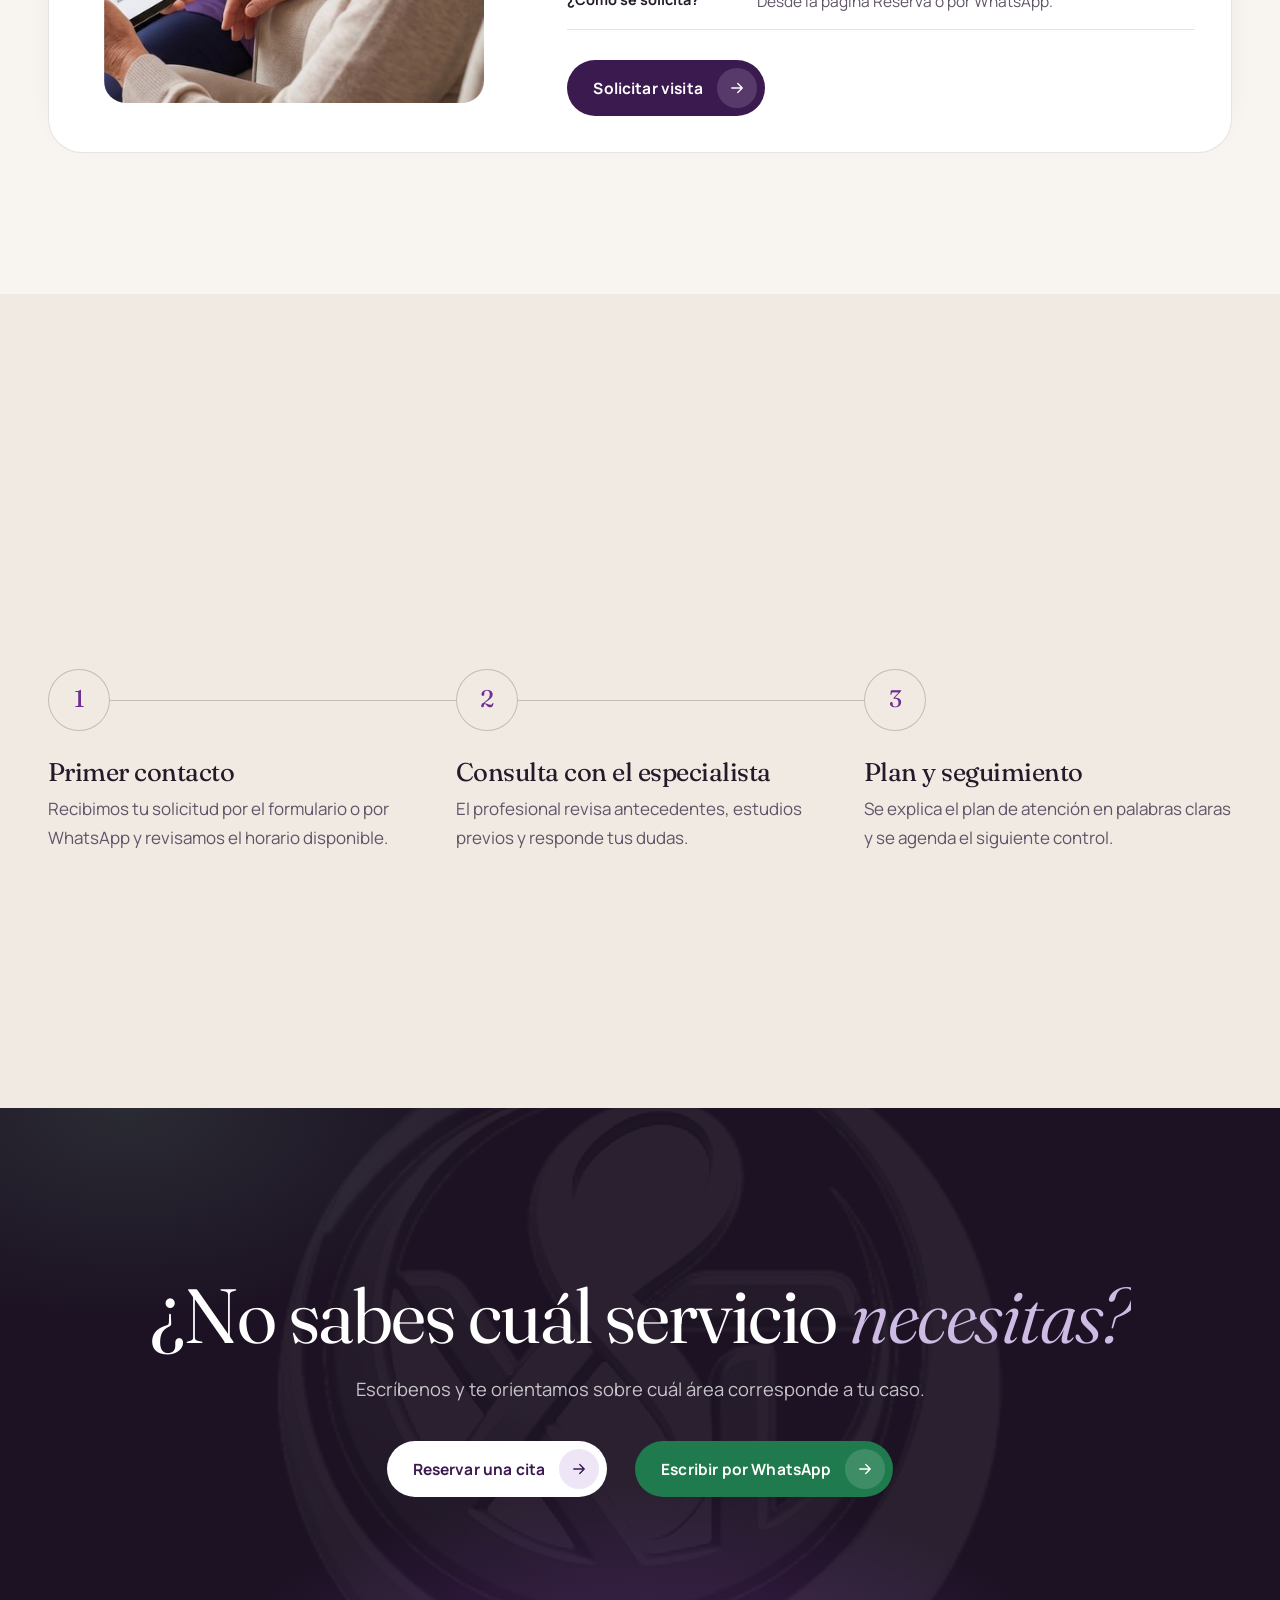
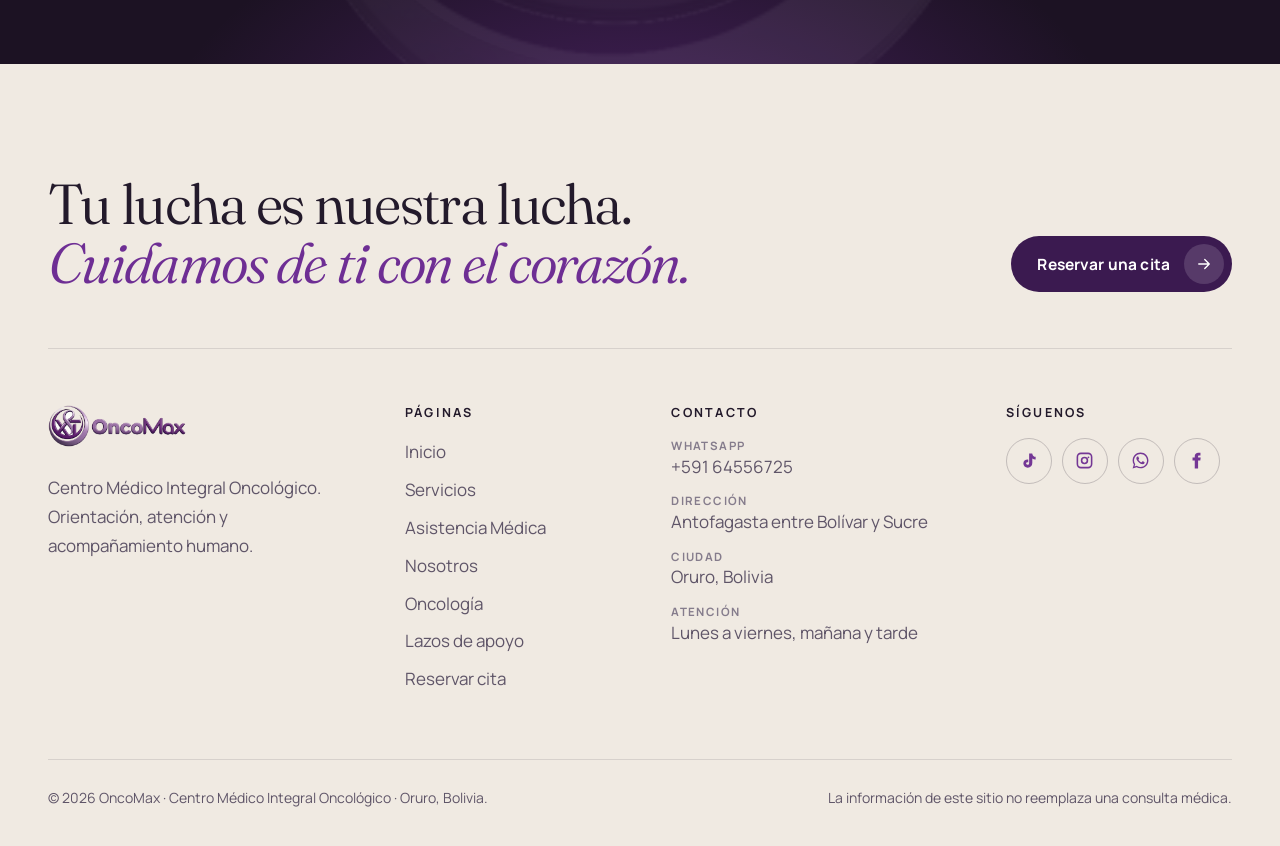
<file: servicios.html>
<!DOCTYPE html>
<html lang="es">
<head>
  <meta charset="UTF-8">
  <meta name="viewport" content="width=device-width, initial-scale=1.0">
  <meta name="description" content="Servicios de OncoMax: oncología pediátrica, oncología quirúrgica, acompañamiento integral y asistencia domiciliaria.">
  <title>Servicios | OncoMax</title>
  <meta name="theme-color" content="#F8F5F0">
  <link rel="icon" href="assets/img/logo-simbolo.png">
  <!-- Marca la pagina como "con JavaScript" antes de pintarla, para evitar parpadeos. -->
  <script>document.documentElement.classList.add('js');</script>
  <!-- Tipografias: Fraunces (titulos) y Manrope (texto). -->
  <link rel="preconnect" href="https://fonts.googleapis.com">
  <link rel="preconnect" href="https://fonts.gstatic.com" crossorigin>
  <link rel="stylesheet" href="https://fonts.googleapis.com/css2?family=Fraunces:ital,opsz,wght@0,9..144,300..600;1,9..144,300..600&amp;family=Manrope:wght@400..800&amp;display=swap">
  <link rel="stylesheet" href="assets/css/estilos.css">
  <script src="assets/js/main.js" defer></script>
</head>
<body>
  <a class="saltar" href="#contenido">Saltar al contenido</a>

  <!-- ================= CABECERA ================= -->
  <header class="barra">
    <div class="contenedor barra__interior">
      <a class="barra__logo" href="index.html" aria-label="OncoMax, ir al inicio">
        <img src="assets/img/logo-oncomax-horizontal.png" alt="OncoMax" width="132" height="40">
      </a>
      <nav class="barra__nav" id="menu" aria-label="Principal">
        <a href="index.html"><span class="barra__nav-num">01</span>Inicio</a>
        <a href="servicios.html" aria-current="page"><span class="barra__nav-num">02</span>Servicios</a>
        <a href="asistencia.html"><span class="barra__nav-num">03</span>Asistencia</a>
        <a href="nosotros.html"><span class="barra__nav-num">04</span>Nosotros</a>
        <a href="oncologia.html"><span class="barra__nav-num">05</span>Oncología</a>
        <a href="lazos.html"><span class="barra__nav-num">06</span>Lazos de apoyo</a>
        <a class="barra__nav-reserva" href="reserva.html"><span class="barra__nav-num">07</span>Reservar cita</a>
      </nav>
      <a class="btn btn--chico barra__cta" href="reserva.html">Reservar cita<span class="btn__flecha"><svg viewBox="0 0 24 24" fill="none" stroke="currentColor" stroke-width="1.8" stroke-linecap="round" stroke-linejoin="round" aria-hidden="true"><path d="M5 12h14M13 6l6 6-6 6"/></svg></span></a>
      <button class="barra__menu" type="button" aria-expanded="false" aria-controls="menu">
        <span></span><span></span><span class="sr-solo">Abrir menú</span>
      </button>
    </div>
  </header>
  <div class="velo" aria-hidden="true"></div>

  <main id="contenido">
    <!-- ================= CABECERA DE LA PAGINA ================= -->
    <section class="portada">
      <div class="contenedor portada__grid">
        <div>
          <nav class="migas" aria-label="Ruta de navegación"><a href="index.html">Inicio</a><span aria-hidden="true">/</span><span aria-current="page">Servicios</span></nav>
          <p class="antetitulo" data-aparecer>Áreas de atención</p>
          <h1 class="titular" data-dividir>Nuestros <em>servicios</em></h1>
          <p class="texto-grande" data-aparecer style="--i:2">Atención médica y acompañamiento integral para pacientes y familias.</p>
        </div>
        <div class="portada__visual con-contorno" data-aparecer style="--i:1">
          <figure class="arco" data-aparecer="imagen">
            <img src="assets/img/web/servicio-acompanamiento.jpg" alt="Profesional de OncoMax acompañando a una paciente" width="1100" height="1100" style="--foco: 100% 70%; --zoom: 2">
          </figure>
        </div>
      </div>
    </section>

    <!-- ================= SERVICIOS =================
         Cada tarjeta queda fija arriba y la siguiente la cubre al bajar. -->
    <section class="seccion">
      <div class="contenedor">
        <div class="encabezado">
          <p class="antetitulo" data-aparecer>Especialidades</p>
          <h2 data-dividir>Tres áreas, <em>un mismo cuidado</em></h2>
        </div>

        <div class="apilado">
          <article class="servicio" style="--n:0">
            <figure class="arco" data-aparecer="imagen">
              <img src="assets/img/web/servicio-pediatrico.jpg" alt="Oncóloga pediátrica de OncoMax" loading="lazy" width="1100" height="1100" style="--foco: 50% 45%; --zoom: 1.35">
            </figure>
            <div class="servicio__cuerpo">
              <p class="antetitulo"><b>01</b> Niños y adolescentes</p>
              <h2>Oncología pediátrica</h2>
              <p class="texto-grande">Atención para niños y adolescentes.</p>
              <dl class="datos">
                <div><dt>¿A quién ayuda?</dt><dd>A niños, adolescentes y sus familias.</dd></div>
                <div><dt>¿Qué incluye?</dt><dd>Evaluación, orientación, seguimiento y comunicación adecuada para cada edad.</dd></div>
                <div><dt>Objetivo</dt><dd>Brindar una atención cercana que también incluya a la familia.</dd></div>
              </dl>
              <a class="btn" href="reserva.html">Reservar consulta<span class="btn__flecha"><svg viewBox="0 0 24 24" fill="none" stroke="currentColor" stroke-width="1.8" stroke-linecap="round" stroke-linejoin="round" aria-hidden="true"><path d="M5 12h14M13 6l6 6-6 6"/></svg></span></a>
            </div>
          </article>

          <article class="servicio" style="--n:1">
            <figure class="arco" data-aparecer="imagen">
              <img src="assets/img/web/servicio-quirurgico.jpg" alt="Oncóloga quirúrgica de OncoMax" loading="lazy" width="1100" height="1100" style="--foco: 60% 45%; --zoom: 1.35">
            </figure>
            <div class="servicio__cuerpo">
              <p class="antetitulo"><b>02</b> Tratamiento de tumores</p>
              <h2>Oncología quirúrgica</h2>
              <p class="texto-grande">Evaluación y tratamiento de tumores.</p>
              <dl class="datos">
                <div><dt>Primera etapa</dt><dd>El especialista revisa estudios y antecedentes del paciente.</dd></div>
                <div><dt>Plan de atención</dt><dd>Se explica si una cirugía puede formar parte del tratamiento.</dd></div>
                <div><dt>Seguimiento</dt><dd>El equipo acompaña la preparación y la recuperación.</dd></div>
              </dl>
              <a class="btn" href="reserva.html">Reservar consulta<span class="btn__flecha"><svg viewBox="0 0 24 24" fill="none" stroke="currentColor" stroke-width="1.8" stroke-linecap="round" stroke-linejoin="round" aria-hidden="true"><path d="M5 12h14M13 6l6 6-6 6"/></svg></span></a>
            </div>
          </article>

          <article class="servicio" style="--n:2">
            <figure class="arco" data-aparecer="imagen">
              <img src="assets/img/web/servicio-acompanamiento.jpg" alt="Acompañamiento integral a una paciente" loading="lazy" width="1100" height="1100" style="--foco: 100% 70%; --zoom: 2">
            </figure>
            <div class="servicio__cuerpo">
              <p class="antetitulo"><b>03</b> Paciente y entorno</p>
              <h2>Acompañamiento integral</h2>
              <p class="texto-grande">Apoyo para el paciente y su entorno.</p>
              <dl class="datos">
                <div><dt>Apoyo médico</dt><dd>Orientación durante controles y tratamientos.</dd></div>
                <div><dt>Apoyo emocional</dt><dd>Espacios para escuchar dudas, miedos y necesidades.</dd></div>
                <div><dt>Apoyo familiar</dt><dd>Consejos sencillos para acompañar al paciente.</dd></div>
              </dl>
              <a class="btn" href="reserva.html">Reservar consulta<span class="btn__flecha"><svg viewBox="0 0 24 24" fill="none" stroke="currentColor" stroke-width="1.8" stroke-linecap="round" stroke-linejoin="round" aria-hidden="true"><path d="M5 12h14M13 6l6 6-6 6"/></svg></span></a>
            </div>
          </article>

          <article class="servicio" style="--n:3">
            <figure class="arco" data-aparecer="imagen">
              <img src="assets/img/web/asistencia-domiciliaria.jpg" alt="Asistencia domiciliaria de OncoMax" loading="lazy" width="1100" height="821" style="--foco: 100% 25%; --zoom: 1.5">
            </figure>
            <div class="servicio__cuerpo">
              <p class="antetitulo"><b>04</b> Servicio complementario · En tu hogar</p>
              <h2>Asistencia domiciliaria</h2>
              <p class="texto-grande">También acompañamos desde casa, a pacientes que requieren apoyo médico básico en su hogar.</p>
              <dl class="datos">
                <div><dt>¿Para quién es?</dt><dd>Para pacientes con dificultad para trasladarse hasta la clínica.</dd></div>
                <div><dt>¿Qué incluye?</dt><dd>Control básico, orientación de cuidados y coordinación con el especialista.</dd></div>
                <div><dt>¿Cómo se solicita?</dt><dd>Desde la página Reserva o por WhatsApp.</dd></div>
              </dl>
              <a class="btn" href="reserva.html">Solicitar visita<span class="btn__flecha"><svg viewBox="0 0 24 24" fill="none" stroke="currentColor" stroke-width="1.8" stroke-linecap="round" stroke-linejoin="round" aria-hidden="true"><path d="M5 12h14M13 6l6 6-6 6"/></svg></span></a>
            </div>
          </article>
        </div>
      </div>
    </section>

    <!-- ================= COMO FUNCIONA ================= -->
    <section class="seccion seccion--lino">
      <div class="contenedor">
        <div class="encabezado">
          <p class="antetitulo" data-aparecer>El recorrido</p>
          <h2 data-dividir>Cómo funciona <em>la atención</em></h2>
          <p class="texto-grande" data-aparecer>Cualquiera de los servicios sigue el mismo recorrido.</p>
        </div>
        <ol class="pasos">
          <li class="paso">
            <span class="paso__num">1</span>
            <h3>Primer contacto</h3>
            <p>Recibimos tu solicitud por el formulario o por WhatsApp y revisamos el horario disponible.</p>
          </li>
          <li class="paso">
            <span class="paso__num">2</span>
            <h3>Consulta con el especialista</h3>
            <p>El profesional revisa antecedentes, estudios previos y responde tus dudas.</p>
          </li>
          <li class="paso">
            <span class="paso__num">3</span>
            <h3>Plan y seguimiento</h3>
            <p>Se explica el plan de atención en palabras claras y se agenda el siguiente control.</p>
          </li>
        </ol>
        <p class="aviso" data-aparecer>El diagnóstico y el tratamiento siempre los define un profesional.</p>
      </div>
    </section>

    <!-- ================= LLAMADO FINAL ================= -->
    <section class="llamado">
      <img class="llamado__simbolo" src="assets/img/logo-simbolo.png" alt="">
      <div class="contenedor">
        <h2 data-dividir>¿No sabes cuál servicio <em>necesitas?</em></h2>
        <p data-aparecer>Escríbenos y te orientamos sobre cuál área corresponde a tu caso.</p>
        <div class="acciones acciones--centro" data-aparecer>
          <a class="btn btn--claro" href="reserva.html">Reservar una cita<span class="btn__flecha"><svg viewBox="0 0 24 24" fill="none" stroke="currentColor" stroke-width="1.8" stroke-linecap="round" stroke-linejoin="round" aria-hidden="true"><path d="M5 12h14M13 6l6 6-6 6"/></svg></span></a>
          <a class="btn btn--whatsapp" href="https://wa.me/59164556725" target="_blank" rel="noopener">Escribir por WhatsApp<span class="btn__flecha"><svg viewBox="0 0 24 24" fill="none" stroke="currentColor" stroke-width="1.8" stroke-linecap="round" stroke-linejoin="round" aria-hidden="true"><path d="M5 12h14M13 6l6 6-6 6"/></svg></span></a>
        </div>
      </div>
    </section>
  </main>

  <!-- ================= PIE DE PAGINA ================= -->
  <footer class="pie">
    <div class="contenedor">
      <div class="pie__superior">
        <p class="pie__frase">Tu lucha es nuestra lucha.<br><em>Cuidamos de ti con el corazón.</em></p>
        <a class="btn" href="reserva.html">Reservar una cita<span class="btn__flecha"><svg viewBox="0 0 24 24" fill="none" stroke="currentColor" stroke-width="1.8" stroke-linecap="round" stroke-linejoin="round" aria-hidden="true"><path d="M5 12h14M13 6l6 6-6 6"/></svg></span></a>
      </div>
      <div class="pie__columnas">
        <div>
          <a class="pie__logo" href="index.html"><img src="assets/img/logo-oncomax-horizontal.png" alt="OncoMax" width="139" height="42"></a>
          <p>Centro Médico Integral Oncológico. Orientación, atención y acompañamiento humano.</p>
        </div>
        <div>
          <h3>Páginas</h3>
          <ul>
            <li><a href="index.html">Inicio</a></li>
            <li><a href="servicios.html">Servicios</a></li>
            <li><a href="asistencia.html">Asistencia Médica</a></li>
            <li><a href="nosotros.html">Nosotros</a></li>
            <li><a href="oncologia.html">Oncología</a></li>
            <li><a href="lazos.html">Lazos de apoyo</a></li>
            <li><a href="reserva.html">Reservar cita</a></li>
          </ul>
        </div>
        <div>
          <h3>Contacto</h3>
          <ul>
            <li class="pie__dato"><small>WhatsApp</small><a href="https://wa.me/59164556725" target="_blank" rel="noopener">+591 64556725</a></li>
            <li class="pie__dato"><small>Dirección</small>Antofagasta entre Bolívar y Sucre</li>
            <li class="pie__dato"><small>Ciudad</small>Oruro, Bolivia</li>
            <li class="pie__dato"><small>Atención</small>Lunes a viernes, mañana y tarde</li>
          </ul>
        </div>
        <div>
          <h3>Síguenos</h3>
          <!-- TikTok e Instagram quedan en # hasta tener los enlaces de la clinica. -->
          <div class="redes">
            <a href="#" aria-label="TikTok"><img src="assets/icons/tiktok.svg" alt=""></a>
            <a href="#" aria-label="Instagram"><img src="assets/icons/instagram.svg" alt=""></a>
            <a href="https://wa.me/59164556725" target="_blank" rel="noopener" aria-label="WhatsApp"><img src="assets/icons/whatsapp.svg" alt=""></a>
            <a href="https://www.facebook.com/profile.php?id=61578464102459" target="_blank" rel="noopener" aria-label="Facebook"><img src="assets/icons/facebook.svg" alt=""></a>
          </div>
        </div>
      </div>
      <div class="pie__inferior">
        <p>© 2026 OncoMax · Centro Médico Integral Oncológico · Oruro, Bolivia.</p>
        <p>La información de este sitio no reemplaza una consulta médica.</p>
      </div>
    </div>
  </footer>

  <a class="whatsapp" href="https://wa.me/59164556725" target="_blank" rel="noopener" aria-label="Escribir por WhatsApp">
    <img src="assets/icons/whatsapp.svg" alt=""><span>Escríbenos</span>
  </a>
</body>
</html>
</file>
<file: assets/css/estilos.css>
/* ============================================================
   OncoMax - Hoja de estilos (propuesta 2: editorial clinico).
   Fondo marfil luminoso, tipografia serif editorial y mucho aire.
   Paleta: el violeta del logo como protagonista, salvia para la
   calma y un dorado tenue para los detalles finos.
   La forma insignia son los arcos que enmarcan las fotos.
   Las animaciones las activa assets/js/main.js; sin JavaScript
   todo el contenido se ve igual, solo que quieto.
   ============================================================ */

/* ---------- 1. Variables ---------- */
:root {
  --marfil: #F8F5F0;
  --lino: #F0EAE2;
  --arena: #E3D9CC;
  --blanco: #FFFFFF;

  --tinta: #231A2B;
  --tinta-2: #5F5568;
  --tinta-3: #857C8C;
  --linea: rgba(35, 26, 43, .12);
  --linea-fuerte: rgba(35, 26, 43, .22);

  --noche: #1C1223;
  --uva: #3B1A50;
  --violeta: #6E2E94;
  --violeta-2: #8B57B0;
  --lila: #CDBBE3;
  --lila-claro: #EEE6F6;

  --salvia: #557563;
  --salvia-claro: #E1EAE3;
  --oro: #A07C45;
  --error: #B5483D;
  --error-claro: #F7E5E2;

  --serif: "Fraunces", Georgia, "Times New Roman", serif;
  --sans: "Manrope", "Segoe UI", system-ui, -apple-system, sans-serif;

  --ancho: 1240px;
  --margen: clamp(20px, 4vw, 48px);
  --barra: 84px;
  --r: 22px;
  --r-grande: 34px;

  --curva: cubic-bezier(.16, 1, .3, 1);
  --curva-suave: cubic-bezier(.65, 0, .35, 1);

  --sombra: 0 30px 60px -30px rgba(59, 26, 80, .35);
  --sombra-suave: 0 18px 40px -24px rgba(35, 26, 43, .25);

  interpolate-size: allow-keywords;
}

/* ---------- 2. Base ---------- */
*, *::before, *::after { box-sizing: border-box; }

html {
  scroll-behavior: smooth;
  scroll-padding-top: 100px;
  -webkit-text-size-adjust: 100%;
  scrollbar-color: var(--lila) var(--marfil);
}

body {
  margin: 0;
  font-family: var(--sans);
  font-size: 17px;
  line-height: 1.7;
  color: var(--tinta);
  background: var(--marfil);
  overflow-x: clip;
  -webkit-font-smoothing: antialiased;
}

img, video, iframe, svg { display: block; max-width: 100%; }
[hidden] { display: none !important; }
a { color: var(--violeta); }
button { font: inherit; color: inherit; }

h1, h2, h3, h4 {
  margin: 0 0 18px;
  font-family: var(--serif);
  font-weight: 380;
  font-optical-sizing: auto;
  line-height: 1.06;
  letter-spacing: -.02em;
  color: var(--tinta);
  text-wrap: balance;
}
h1 em, h2 em, h3 em { font-style: italic; font-weight: 340; color: var(--violeta); }
h2 { font-size: clamp(2.2rem, 4.4vw, 3.7rem); }
h3 { font-size: clamp(1.35rem, 2vw, 1.6rem); line-height: 1.2; font-weight: 420; }
p { margin: 0 0 16px; text-wrap: pretty; }

::selection { background: var(--violeta); color: var(--blanco); }
:focus-visible { outline: 2px solid var(--violeta); outline-offset: 4px; border-radius: 6px; }

.sr-solo {
  position: absolute;
  width: 1px; height: 1px;
  overflow: hidden;
  clip-path: inset(50%);
  white-space: nowrap;
}

/* Saltar al contenido (visible solo al navegar con teclado). */
.saltar {
  position: fixed;
  top: 12px;
  left: 12px;
  z-index: 300;
  padding: 10px 18px;
  border-radius: 999px;
  background: var(--uva);
  color: var(--blanco);
  font-weight: 700;
  text-decoration: none;
  translate: 0 -200%;
  transition: translate .3s var(--curva);
}
.saltar:focus { translate: 0 0; }

/* Transicion suave entre paginas en los navegadores que la soportan. */
@view-transition { navigation: auto; }
::view-transition-old(root) { animation: .35s var(--curva-suave) both vtSalir; }
::view-transition-new(root) { animation: .55s var(--curva) both vtEntrar; }
@keyframes vtSalir { to { opacity: 0; } }
@keyframes vtEntrar { from { opacity: 0; translate: 0 14px; } }

/* ---------- 3. Utilidades ---------- */
.contenedor { width: 100%; max-width: calc(var(--ancho) + var(--margen) * 2); margin: 0 auto; padding: 0 var(--margen); }

.seccion { position: relative; padding: clamp(88px, 11vw, 150px) 0; }
.seccion--lino { background: var(--lino); }
.seccion--blanca { background: var(--blanco); }
.seccion--corta { padding: clamp(56px, 7vw, 90px) 0; }
.seccion--sin-arriba { padding-top: 0; }

/* Antetitulo: numero dorado + texto en versalitas, con una linea fina. */
.antetitulo {
  display: inline-flex;
  align-items: center;
  gap: 14px;
  margin: 0 0 22px;
  font-size: 12.5px;
  font-weight: 700;
  line-height: 1.4;
  letter-spacing: .18em;
  text-transform: uppercase;
  color: var(--tinta-2);
}
.antetitulo::before { content: ""; flex: none; width: 34px; height: 1px; background: currentColor; opacity: .5; }
.antetitulo b { color: var(--oro); font-weight: 700; }

.titular {
  font-size: clamp(2.8rem, 6.6vw, 5.8rem);
  font-weight: 340;
  line-height: 1;
  letter-spacing: -.035em;
}
.texto-grande { font-size: clamp(1.08rem, 1.4vw, 1.25rem); line-height: 1.65; color: var(--tinta-2); max-width: 56ch; }

.encabezado { max-width: 760px; margin-bottom: clamp(48px, 6vw, 80px); }
.encabezado--centro { margin-left: auto; margin-right: auto; text-align: center; }
.encabezado--centro .texto-grande { margin-left: auto; margin-right: auto; }
.encabezado--fila { display: flex; justify-content: space-between; align-items: flex-end; gap: 40px; max-width: none; }
.encabezado--fila > :first-child > :last-child { margin-bottom: 0; }

/* Enlace con subrayado que se borra y se vuelve a dibujar. */
.enlace {
  position: relative;
  display: inline-flex;
  align-items: center;
  gap: 10px;
  padding: 6px 0;
  font-weight: 700;
  color: var(--tinta);
  text-decoration: none;
}
.enlace::after {
  content: "";
  position: absolute;
  left: 0;
  right: 0;
  bottom: 2px;
  height: 1px;
  background: currentColor;
  transform-origin: left;
  transition: transform .6s var(--curva);
}
.enlace:hover::after { transform: scaleX(0); transform-origin: right; }
.enlace svg { width: 18px; height: 18px; transition: transform .5s var(--curva); }
.enlace:hover svg { transform: translateX(4px); }

/* ---------- 4. Botones ---------- */
.btn {
  position: relative;
  isolation: isolate;
  overflow: hidden;
  display: inline-flex;
  align-items: center;
  justify-content: center;
  gap: 14px;
  min-height: 56px;
  padding: 8px 8px 8px 26px;
  border: 0;
  border-radius: 999px;
  background: var(--uva);
  color: var(--blanco);
  font-family: var(--sans);
  font-size: 15.5px;
  font-weight: 700;
  letter-spacing: .01em;
  text-decoration: none;
  cursor: pointer;
  transition: color .5s var(--curva), transform .3s;
}
/* Relleno que entra desde la izquierda al pasar el mouse. */
.btn::before {
  content: "";
  position: absolute;
  inset: 0;
  z-index: -1;
  background: var(--violeta);
  transform: scaleX(0);
  transform-origin: right;
  transition: transform .7s var(--curva);
}
.btn:hover::before { transform: scaleX(1); transform-origin: left; }
.btn:active { transform: scale(.98); }
.btn:disabled { opacity: .4; cursor: not-allowed; }
.btn:disabled::before { transform: scaleX(0); }
.btn:disabled .btn__flecha svg { animation: none; }
/* Circulo con la flecha: la flecha sale por la derecha y vuelve por la izquierda. */
.btn__flecha {
  display: grid;
  place-items: center;
  flex: none;
  width: 40px;
  height: 40px;
  border-radius: 50%;
  background: rgba(255, 255, 255, .14);
  overflow: hidden;
}
.btn__flecha svg { width: 18px; height: 18px; }
.btn:hover .btn__flecha svg { animation: flechaCruza .7s var(--curva); }
@keyframes flechaCruza {
  0% { transform: translateX(0); }
  45% { transform: translateX(28px); }
  46% { transform: translateX(-28px); }
  100% { transform: translateX(0); }
}
.btn--sin-flecha { padding: 8px 26px; }

.btn--linea { background: transparent; color: var(--tinta); box-shadow: inset 0 0 0 1px var(--linea-fuerte); }
.btn--linea .btn__flecha { background: var(--lino); }
.btn--linea::before { background: var(--tinta); }
.btn--linea:hover { color: var(--blanco); }
.btn--linea:hover .btn__flecha { background: rgba(255, 255, 255, .14); }

.btn--claro { background: var(--blanco); color: var(--uva); }
.btn--claro .btn__flecha { background: var(--lila-claro); }
.btn--claro::before { background: var(--lila); }

.btn--whatsapp { background: #1F7A4D; }
.btn--whatsapp::before { background: #25A061; }

.btn--chico { min-height: 46px; padding: 5px 5px 5px 20px; font-size: 14.5px; }
.btn--chico .btn__flecha { width: 36px; height: 36px; }
.btn--chico.btn--sin-flecha { padding: 5px 20px; }

.acciones { display: flex; flex-wrap: wrap; align-items: center; gap: 14px 28px; margin-top: 36px; }
.acciones--centro { justify-content: center; }

/* ---------- 5. Cabecera ---------- */
.barra {
  position: fixed;
  inset: 0 0 auto 0;
  z-index: 100;
  transition: transform .6s var(--curva), background-color .4s, box-shadow .4s;
}
.barra__interior { display: flex; align-items: center; gap: 28px; height: var(--barra); transition: height .4s var(--curva); }
.barra--solida {
  background: rgba(248, 245, 240, .88);
  -webkit-backdrop-filter: blur(16px) saturate(1.3);
  backdrop-filter: blur(16px) saturate(1.3);
  box-shadow: 0 1px 0 var(--linea);
}
.barra--solida .barra__interior { height: 70px; }
.barra--oculta { transform: translateY(-100%); }

.barra__logo { flex: none; display: block; }
.barra__logo img { height: 40px; width: auto; }

.barra__nav { display: flex; align-items: center; gap: 2px; margin-left: auto; }
.barra__nav a {
  position: relative;
  padding: 8px 13px;
  color: var(--tinta-2);
  font-size: 15px;
  font-weight: 600;
  text-decoration: none;
  transition: color .3s;
}
.barra__nav a::after {
  content: "";
  position: absolute;
  left: 13px;
  right: 13px;
  bottom: 3px;
  height: 1px;
  background: var(--violeta);
  transform: scaleX(0);
  transform-origin: right;
  transition: transform .6s var(--curva);
}
.barra__nav a:hover { color: var(--tinta); }
.barra__nav a:hover::after,
.barra__nav a[aria-current="page"]::after { transform: scaleX(1); transform-origin: left; }
.barra__nav a[aria-current="page"] { color: var(--tinta); }
.barra__nav-num { display: none; }
.barra__nav-reserva { display: none !important; }

.barra__menu {
  display: none;
  position: relative;
  width: 48px;
  height: 48px;
  margin-left: auto;
  border: 0;
  border-radius: 50%;
  background: var(--uva);
  cursor: pointer;
}
.barra__menu > span:not(.sr-solo) {
  position: absolute;
  left: 15px;
  width: 18px;
  height: 1.5px;
  background: var(--blanco);
  transition: transform .5s var(--curva), top .5s var(--curva);
}
.barra__menu > span:nth-child(1) { top: 20px; }
.barra__menu > span:nth-child(2) { top: 27px; }
.menu-abierto .barra__menu > span:nth-child(1) { top: 23.5px; transform: rotate(45deg); }
.menu-abierto .barra__menu > span:nth-child(2) { top: 23.5px; transform: rotate(-45deg); }

.velo {
  position: fixed;
  inset: 0;
  z-index: 90;
  background: rgba(28, 18, 35, .4);
  -webkit-backdrop-filter: blur(4px);
  backdrop-filter: blur(4px);
  opacity: 0;
  visibility: hidden;
  transition: opacity .5s, visibility .5s;
}
.menu-abierto .velo { opacity: 1; visibility: visible; }
.menu-abierto { overflow: hidden; }

/* ---------- 6. Apariciones (solo con JavaScript activo) ----------
   Se usa la propiedad translate para no chocar con los transform del hover. */
.js [data-aparecer] {
  opacity: 0;
  translate: 0 36px;
  transition: opacity 1.1s var(--curva), translate 1.2s var(--curva);
  transition-delay: calc(var(--i, 0) * 90ms);
}
.js [data-aparecer].visible { opacity: 1; translate: 0 0; }

/* Titulares que suben palabra por palabra (main.js separa las palabras). */
.palabra { display: inline-block; overflow: hidden; vertical-align: top; padding-bottom: .12em; margin-bottom: -.12em; }
.palabra > span { display: inline-block; translate: 0 112%; transition: translate 1.2s var(--curva); transition-delay: calc(var(--p, 0) * 55ms + 80ms); }
.visible .palabra > span { translate: 0 0; }

/* Imagenes que se descubren de abajo hacia arriba. */
.js [data-aparecer="imagen"] { opacity: 1; translate: 0 0; clip-path: inset(100% 0 0 0); transition: clip-path 1.5s var(--curva); }
.js [data-aparecer="imagen"].visible { clip-path: inset(0 0 0 0); }
.js [data-aparecer="imagen"] img { scale: calc(var(--zoom, 1) + .18); transition: scale 1.9s var(--curva); }
.js [data-aparecer="imagen"].visible img { scale: var(--zoom, 1); }

/* ---------- 7. Arcos y fotos ---------- */
.arco {
  --vertical: 40%;      /* Mitad del ancho expresada en % del alto (para 4:5). */
  position: relative;
  margin: 0;
  overflow: hidden;
  aspect-ratio: 4 / 5;
  border-radius: 50% 50% var(--r) var(--r) / var(--vertical) var(--vertical) var(--r) var(--r);
  background: var(--lila-claro);
}
.arco--alto { aspect-ratio: 3 / 4; --vertical: 37.5%; }
/* --foco y --zoom encuadran a la persona y dejan fuera los textos
   impresos que traen algunas fotos. Se ajustan en cada imagen. */
.arco img,
.foto img {
  width: 100%;
  height: 100%;
  object-fit: cover;
  object-position: var(--foco, 50% 40%);
  transform-origin: var(--foco, 50% 40%);
  scale: var(--zoom, 1);
}
/* Contorno desplazado que da profundidad. */
.con-contorno { position: relative; }
.con-contorno::before {
  content: "";
  position: absolute;
  inset: -18px 18px 18px -18px;
  border: 1px solid var(--lila);
  border-radius: 50% 50% var(--r) var(--r) / var(--vertical, 40%) var(--vertical, 40%) var(--r) var(--r);
  pointer-events: none;
}

.foto { position: relative; margin: 0; overflow: hidden; border-radius: var(--r); background: var(--lila-claro); }

/* ---------- 8. Portada del inicio ---------- */
.inicio {
  position: relative;
  overflow: hidden;
  min-height: 100svh;
  display: flex;
  align-items: center;
  padding: calc(var(--barra) + 48px) 0 110px;
  background:
    radial-gradient(900px 600px at 88% 10%, rgba(205, 187, 227, .55), transparent 65%),
    radial-gradient(620px 420px at 0% 62%, rgba(225, 234, 227, .85), transparent 70%),
    var(--marfil);
}
.inicio__grid { display: grid; grid-template-columns: 1.15fr .85fr; gap: clamp(40px, 7vw, 110px); align-items: center; }
.inicio .titular em { display: block; }
.inicio__visual { position: relative; justify-self: end; width: min(100%, 460px); }
.inicio__visual .arco { box-shadow: var(--sombra); }

/* Simbolo del logo con un texto circular que gira muy lento. */
.inicio__simbolo {
  position: absolute;
  top: -40px;
  left: -50px;
  z-index: 2;
  width: 104px;
  height: 104px;
  padding: 10px;
  border-radius: 50%;
  background: var(--marfil);
  box-shadow: var(--sombra-suave);
}
.inicio__simbolo img { width: 100%; height: 100%; }
.inicio__simbolo svg { position: absolute; inset: -22px; width: calc(100% + 44px); height: calc(100% + 44px); animation: girar 50s linear infinite; }
.inicio__simbolo text { fill: var(--tinta-2); font: 700 9.5px var(--sans); letter-spacing: 2.6px; text-transform: uppercase; }
@keyframes girar { to { transform: rotate(360deg); } }

/* Boton para reproducir el video. */
.reproducir {
  position: absolute;
  left: -44px;
  bottom: 54px;
  z-index: 2;
  display: flex;
  align-items: center;
  gap: 14px;
  padding: 8px 24px 8px 8px;
  border: 0;
  border-radius: 999px;
  background: var(--blanco);
  box-shadow: var(--sombra-suave);
  color: var(--tinta);
  text-align: left;
  text-decoration: none;
  font-weight: 700;
  font-size: 14.5px;
  line-height: 1.3;
  cursor: pointer;
  transition: transform .5s var(--curva);
}
.reproducir:hover { transform: translateY(-3px); }
.reproducir__icono {
  position: relative;
  display: grid;
  place-items: center;
  flex: none;
  width: 52px;
  height: 52px;
  border-radius: 50%;
  background: var(--uva);
  color: var(--blanco);
}
.reproducir__icono svg { width: 16px; height: 16px; margin-left: 3px; }
.reproducir__icono::after {
  content: "";
  position: absolute;
  inset: -6px;
  border-radius: 50%;
  border: 1px solid var(--lila);
  animation: respirar 2.8s var(--curva-suave) infinite;
}
@keyframes respirar { 0%, 100% { transform: scale(1); opacity: 1; } 50% { transform: scale(1.12); opacity: .35; } }
.reproducir small { display: block; color: var(--tinta-3); font-weight: 600; font-size: 12.5px; }

.anios {
  position: absolute;
  right: -30px;
  top: 34%;
  z-index: 2;
  width: 150px;
  padding: 20px;
  border-radius: var(--r);
  background: var(--uva);
  color: var(--blanco);
  box-shadow: var(--sombra);
}
.anios b { display: block; font-family: var(--serif); font-weight: 320; font-size: 3.2rem; line-height: 1; }
.anios span { display: block; margin-top: 8px; font-size: 13px; line-height: 1.4; color: var(--lila); }

/* Linea vertical animada que invita a bajar. */
.bajar {
  position: absolute;
  left: 50%;
  bottom: 26px;
  width: 1px;
  height: 56px;
  background: var(--linea-fuerte);
  overflow: hidden;
}
.bajar::after {
  content: "";
  position: absolute;
  left: 0;
  top: -40%;
  width: 1px;
  height: 40%;
  background: var(--violeta);
  animation: gotear 2.2s var(--curva-suave) infinite;
}
@keyframes gotear { to { top: 100%; } }

/* ---------- 9. Dialogos (video, biografias, visor de fotos) ---------- */
.dialogo {
  width: min(960px, calc(100% - 32px));
  max-height: calc(100svh - 48px);
  padding: 0;
  border: 0;
  border-radius: var(--r-grande);
  background: var(--marfil);
  color: var(--tinta);
  box-shadow: 0 40px 120px -20px rgba(0, 0, 0, .5);
  overflow: auto;
}
.dialogo::backdrop { background: rgba(28, 18, 35, .62); -webkit-backdrop-filter: blur(6px); backdrop-filter: blur(6px); }
.dialogo[open] { animation: dialogoEntra .6s var(--curva) both; }
.dialogo[open]::backdrop { animation: fundido .4s both; }
@keyframes dialogoEntra { from { opacity: 0; translate: 0 30px; scale: .97; } }
@keyframes fundido { from { opacity: 0; } }
.dialogo__cerrar {
  position: absolute;
  top: 14px;
  right: 14px;
  z-index: 3;
  display: grid;
  place-items: center;
  width: 46px;
  height: 46px;
  border: 0;
  border-radius: 50%;
  background: var(--blanco);
  color: var(--tinta);
  box-shadow: var(--sombra-suave);
  cursor: pointer;
  transition: transform .5s var(--curva);
}
.dialogo__cerrar:hover { transform: rotate(90deg); }
.dialogo__cerrar svg { width: 18px; height: 18px; }

.dialogo--video { width: min(400px, calc(100% - 32px)); background: var(--noche); }
.dialogo--video video { width: 100%; aspect-ratio: 9 / 16; max-height: calc(100svh - 48px); object-fit: contain; background: var(--noche); }

.bio { display: grid; grid-template-columns: .85fr 1.15fr; }
.bio .foto { border-radius: 0; min-height: 440px; }
.bio__texto { padding: clamp(28px, 5vw, 56px); }
.bio__texto h3 { font-size: clamp(1.8rem, 3vw, 2.4rem); font-weight: 360; }

.dialogo--visor { width: min(1100px, calc(100% - 32px)); background: var(--noche); color: var(--blanco); }
.dialogo--visor figure { margin: 0; }
.dialogo--visor img { width: 100%; max-height: calc(100svh - 150px); object-fit: contain; }
.dialogo--visor figcaption { padding: 18px 26px 22px; font-family: var(--serif); font-size: 1.3rem; }
.visor__nav { position: absolute; top: 45%; z-index: 2; display: grid; place-items: center; width: 50px; height: 50px; border: 0; border-radius: 50%; background: rgba(255, 255, 255, .92); color: var(--tinta); cursor: pointer; }
.visor__nav svg { width: 20px; height: 20px; }
.visor__nav--ant { left: 14px; }
.visor__nav--sig { right: 14px; }

/* ---------- 10. Cifras ---------- */
.cifras { display: grid; grid-template-columns: repeat(4, 1fr); border-top: 1px solid var(--linea); border-bottom: 1px solid var(--linea); }
.cifras--3 { grid-template-columns: repeat(3, 1fr); }
.cifra { padding: 40px 32px; border-left: 1px solid var(--linea); }
.cifra:first-child { border-left: 0; padding-left: 0; }
.cifra b {
  display: block;
  font-family: var(--serif);
  font-weight: 320;
  font-size: clamp(3rem, 5.5vw, 4.6rem);
  line-height: 1;
  letter-spacing: -.04em;
  color: var(--violeta);
}
.cifra span { display: block; margin-top: 14px; color: var(--tinta-2); font-size: 15px; max-width: 22ch; }

/* ---------- 11. Principios (por que elegirnos) ---------- */
.dos-columnas { display: grid; grid-template-columns: .85fr 1.15fr; gap: clamp(40px, 8vw, 120px); align-items: start; }
.dos-columnas__fija { position: sticky; top: 120px; }

.principios { list-style: none; margin: 0; padding: 0; }
.principio {
  position: relative;
  display: grid;
  grid-template-columns: 64px 1fr;
  gap: 4px 28px;
  padding: 40px 0;
  border-top: 1px solid var(--linea);
}
.principio:last-child { border-bottom: 1px solid var(--linea); }
/* Linea violeta que se dibuja al aparecer. */
.principio::before {
  content: "";
  position: absolute;
  left: 0;
  top: -1px;
  width: 100%;
  height: 1px;
  background: var(--violeta);
  transform: scaleX(0);
  transform-origin: left;
  transition: transform 1.4s var(--curva) .2s;
}
.principio.visible::before { transform: scaleX(1); }
.principio__icono { display: grid; place-items: center; width: 64px; height: 64px; border-radius: 50%; background: var(--lila-claro); grid-row: span 3; }
.principio__icono img { width: 28px; height: 28px; }
.principio h3 { margin: 4px 0 6px; }
.principio p { margin: 0; color: var(--tinta-2); }
.principio .principio__breve { margin-bottom: 8px; color: var(--tinta); font-weight: 600; }

/* ---------- 12. Indice de paginas con vista previa ---------- */
.indice { list-style: none; margin: 0; padding: 0; border-top: 1px solid var(--linea); }
.indice li { border-bottom: 1px solid var(--linea); }
.indice__fila {
  display: grid;
  grid-template-columns: 70px minmax(220px, .9fr) 1.1fr 56px;
  gap: 24px;
  align-items: center;
  padding: 34px 0;
  color: var(--tinta);
  text-decoration: none;
  transition: padding .6s var(--curva);
}
.indice__fila:hover { padding-left: 18px; padding-right: 8px; }
.indice__num { font-size: 13px; font-weight: 700; letter-spacing: .12em; color: var(--oro); }
.indice__titulo { font-family: var(--serif); font-size: clamp(1.8rem, 3.4vw, 2.8rem); font-weight: 340; line-height: 1.05; letter-spacing: -.02em; transition: color .4s; }
.indice__fila:hover .indice__titulo { color: var(--violeta); font-style: italic; }
.indice__titulo small { display: block; margin-top: 8px; font-family: var(--sans); font-style: normal; font-size: 14px; font-weight: 600; letter-spacing: 0; color: var(--tinta-3); }
.indice__texto { margin: 0; color: var(--tinta-2); font-size: 15.5px; }
.indice__flecha {
  justify-self: end;
  display: grid;
  place-items: center;
  width: 52px;
  height: 52px;
  border-radius: 50%;
  border: 1px solid var(--linea-fuerte);
  transition: background .4s, border-color .4s, color .4s, transform .6s var(--curva);
}
.indice__flecha svg { width: 18px; height: 18px; }
.indice__fila:hover .indice__flecha { background: var(--uva); border-color: var(--uva); color: var(--blanco); transform: rotate(-45deg); }

/* Foto flotante que sigue al cursor (la mueve main.js). */
.vista-previa {
  position: fixed;
  top: 0;
  left: 0;
  z-index: 50;
  width: 230px;
  pointer-events: none;
  opacity: 0;
  scale: .7;
  transition: opacity .4s, scale .6s var(--curva);
}
.vista-previa.activa { opacity: 1; scale: 1; }
.vista-previa .arco { box-shadow: var(--sombra); }

/* ---------- 13. Preguntas (acordeon) ---------- */
.acordeon { border-top: 1px solid var(--linea); }
.acordeon details { border-bottom: 1px solid var(--linea); }
.acordeon summary {
  display: flex;
  align-items: center;
  justify-content: space-between;
  gap: 24px;
  padding: 26px 0;
  list-style: none;
  cursor: pointer;
  font-family: var(--serif);
  font-size: clamp(1.15rem, 1.7vw, 1.4rem);
  font-weight: 420;
  line-height: 1.3;
  transition: color .3s;
}
.acordeon summary::-webkit-details-marker { display: none; }
.acordeon summary:hover { color: var(--violeta); }
/* Icono + dibujado con dos lineas finas; al abrir gira y se vuelve X. */
.acordeon summary::after {
  content: "";
  flex: none;
  width: 38px;
  height: 38px;
  border-radius: 50%;
  border: 1px solid var(--linea-fuerte);
  color: var(--tinta);
  background:
    linear-gradient(currentColor, currentColor) center / 12px 1.5px no-repeat,
    linear-gradient(currentColor, currentColor) center / 1.5px 12px no-repeat;
  transition: transform .6s var(--curva), background-color .4s, color .4s, border-color .4s;
}
.acordeon details[open] summary::after { transform: rotate(135deg); background-color: var(--uva); border-color: var(--uva); color: var(--blanco); }
.acordeon details > :not(summary) { margin: 0; padding: 0 70px 28px 0; color: var(--tinta-2); }
.acordeon details::details-content {
  block-size: 0;
  overflow: clip;
  transition: block-size .6s var(--curva), content-visibility .6s allow-discrete;
}
.acordeon details[open]::details-content { block-size: auto; }

/* ---------- 14. Llamado final (bloque oscuro) ---------- */
.llamado {
  position: relative;
  overflow: hidden;
  isolation: isolate;
  padding: clamp(100px, 13vw, 170px) 0;
  background: var(--noche);
  color: var(--blanco);
  text-align: center;
}
.llamado::before {
  content: "";
  position: absolute;
  inset: 0;
  z-index: -2;
  background:
    radial-gradient(700px 420px at 50% 120%, rgba(110, 46, 148, .55), transparent 70%),
    radial-gradient(500px 300px at 10% 0%, rgba(85, 117, 99, .25), transparent 70%);
}
.llamado__simbolo {
  position: absolute;
  left: 50%;
  top: 50%;
  z-index: -1;
  width: min(760px, 120vw);
  translate: -50% -50%;
  opacity: .06;
  filter: grayscale(1) brightness(3);
  animation: girar 140s linear infinite;
}
.llamado h2 { color: var(--blanco); font-size: clamp(2.6rem, 6vw, 5rem); }
.llamado h2 em { color: var(--lila); }
.llamado p { color: rgba(255, 255, 255, .74); font-size: 1.15rem; max-width: 52ch; margin: 0 auto; }
.llamado .antetitulo { color: var(--lila); }
.llamado .btn--linea { color: var(--blanco); box-shadow: inset 0 0 0 1px rgba(255, 255, 255, .3); }
.llamado .btn--linea .btn__flecha { background: rgba(255, 255, 255, .1); }
.llamado .btn--linea::before { background: var(--blanco); }
.llamado .btn--linea:hover { color: var(--uva); }

/* ---------- 15. Redes ---------- */
.redes { display: flex; flex-wrap: wrap; gap: 10px; }
.redes a {
  display: grid;
  place-items: center;
  width: 46px;
  height: 46px;
  border-radius: 50%;
  border: 1px solid var(--linea-fuerte);
  transition: background .4s, border-color .4s, transform .5s var(--curva);
}
.redes a:hover { background: var(--lila-claro); border-color: var(--lila); transform: translateY(-4px); }
.redes img { width: 19px; height: 19px; }
.redes--claras { justify-content: center; margin-top: 44px; }
.redes--claras a { border-color: rgba(255, 255, 255, .25); }
.redes--claras a:hover { background: var(--blanco); }
.redes--claras img { filter: brightness(0) invert(1); transition: filter .3s; }
.redes--claras a:hover img { filter: none; }

/* ---------- 16. Pie de pagina ---------- */
.pie { padding: clamp(70px, 9vw, 110px) 0 36px; background: var(--lino); color: var(--tinta-2); }
.pie__superior { display: flex; justify-content: space-between; align-items: flex-end; gap: 30px; padding-bottom: 56px; border-bottom: 1px solid var(--linea); }
.pie__frase { margin: 0; font-family: var(--serif); font-size: clamp(2rem, 4.4vw, 3.6rem); font-weight: 340; line-height: 1.05; letter-spacing: -.03em; color: var(--tinta); }
.pie__frase em { color: var(--violeta); }
.pie__columnas { display: grid; grid-template-columns: 1.4fr 1fr 1.3fr 1fr; gap: 40px; padding: 56px 0; }
.pie__logo { display: inline-block; }
.pie__logo img { height: 42px; width: auto; margin-bottom: 18px; }
.pie h3 { margin-bottom: 18px; font-family: var(--sans); font-size: 12.5px; font-weight: 700; letter-spacing: .18em; text-transform: uppercase; color: var(--tinta); }
.pie ul { list-style: none; margin: 0; padding: 0; }
.pie li { margin-bottom: 9px; }
.pie a:not(.btn) { color: var(--tinta-2); text-decoration: none; transition: color .3s; }
.pie a:not(.btn):hover { color: var(--violeta); }
.pie .pie__dato { margin-bottom: 14px; line-height: 1.45; }
.pie__dato small { display: block; font-size: 11.5px; font-weight: 700; letter-spacing: .12em; text-transform: uppercase; color: var(--tinta-3); }
.pie__inferior { display: flex; justify-content: space-between; flex-wrap: wrap; gap: 10px 30px; padding-top: 26px; border-top: 1px solid var(--linea); font-size: 14px; }
.pie__inferior p { margin: 0; }

/* ---------- 17. Boton fijo de WhatsApp ---------- */
.whatsapp {
  position: fixed;
  right: 22px;
  bottom: 22px;
  z-index: 80;
  display: flex;
  align-items: center;
  height: 58px;
  padding: 0 17px;
  border-radius: 999px;
  background: #1F7A4D;
  color: var(--blanco);
  text-decoration: none;
  font-weight: 700;
  font-size: 14.5px;
  box-shadow: 0 16px 36px -14px rgba(31, 122, 77, .8);
  transition: padding .5s var(--curva), background .3s;
}
.whatsapp img { width: 24px; height: 24px; filter: brightness(0) invert(1); }
/* El texto se despliega al pasar el mouse. */
.whatsapp span { max-width: 0; overflow: hidden; white-space: nowrap; transition: max-width .6s var(--curva), margin .6s var(--curva); }
.whatsapp:hover { padding: 0 22px 0 18px; background: #25A061; }
.whatsapp:hover span { max-width: 160px; margin-left: 10px; }

/* ---------- 18. Cabecera de las paginas internas ---------- */
.portada {
  position: relative;
  overflow: hidden;
  padding: calc(var(--barra) + clamp(50px, 7vw, 100px)) 0 clamp(70px, 9vw, 120px);
  background:
    radial-gradient(800px 520px at 92% 0%, rgba(205, 187, 227, .5), transparent 65%),
    var(--marfil);
  border-bottom: 1px solid var(--linea);
}
.portada__grid { display: grid; grid-template-columns: 1.3fr .7fr; gap: clamp(40px, 7vw, 100px); align-items: end; }
.portada__visual { width: min(100%, 330px); justify-self: end; }
.migas { display: flex; gap: 10px; margin-bottom: 30px; font-size: 14px; font-weight: 600; color: var(--tinta-3); }
.migas a { color: var(--tinta-2); text-decoration: none; }
.migas a:hover { color: var(--violeta); }
.saltos { display: flex; flex-wrap: wrap; gap: 8px 28px; margin-top: 30px; }
.bloque-preguntas { max-width: 820px; margin-top: clamp(56px, 7vw, 90px); }
.bloque-preguntas h3 { margin-bottom: 10px; }

/* ---------- 19. Servicios que se apilan al bajar ----------
   Cada tarjeta queda pegada arriba (sticky) y la siguiente la cubre;
   main.js achica un poco la que queda debajo (--escala). */
.apilado { display: grid; gap: 34px; }
.servicio {
  position: sticky;
  top: calc(100px + var(--n, 0) * 18px);
  display: grid;
  grid-template-columns: .8fr 1.2fr;
  gap: clamp(28px, 5vw, 70px);
  align-items: center;
  padding: clamp(22px, 3vw, 36px);
  border-radius: var(--r-grande);
  background: var(--blanco);
  border: 1px solid var(--linea);
  box-shadow: 0 -12px 40px -26px rgba(35, 26, 43, .25);
  transform-origin: 50% 0;
  scale: var(--escala, 1);
  filter: brightness(var(--brillo, 1));
}
.servicio .arco { width: 100%; max-width: 380px; max-height: min(64svh, 500px); margin: 0 auto; }
.servicio__cuerpo h2 { font-size: clamp(2rem, 3.6vw, 3rem); margin-bottom: 10px; }
.servicio__cuerpo .texto-grande { margin-bottom: 26px; }

.datos { display: grid; margin: 0 0 30px; }
.datos > div { display: grid; grid-template-columns: 170px 1fr; gap: 20px; padding: 14px 0; border-top: 1px solid var(--linea); }
.datos > div:last-child { border-bottom: 1px solid var(--linea); }
.datos dt { font-weight: 700; font-size: 14.5px; color: var(--tinta); }
.datos dd { margin: 0; color: var(--tinta-2); font-size: 15.5px; }

/* ---------- 20. Pasos con linea que se dibuja ---------- */
.pasos { position: relative; display: grid; grid-template-columns: repeat(3, 1fr); gap: 40px; list-style: none; margin: 0; padding: 0; }
.pasos::before,
.pasos::after {
  content: "";
  position: absolute;
  top: 31px;
  left: 31px;
  right: calc(33.333% - 57px);   /* Termina en el centro del ultimo numero. */
  height: 1px;
  background: var(--linea-fuerte);
}
.pasos::after { background: var(--violeta); transform: scaleX(0); transform-origin: left; transition: transform 2s var(--curva) .3s; }
.pasos.visible::after { transform: scaleX(1); }
.paso { position: relative; z-index: 1; }
.paso__num {
  display: grid;
  place-items: center;
  width: 62px;
  height: 62px;
  margin-bottom: 26px;
  border-radius: 50%;
  border: 1px solid var(--linea-fuerte);
  background: var(--marfil);
  font-family: var(--serif);
  font-size: 1.5rem;
  color: var(--violeta);
  transition: background .5s, color .5s, border-color .5s;
}
.seccion--lino .paso__num { background: var(--lino); }
.seccion--blanca .paso__num { background: var(--blanco); }
.pasos.visible .paso__num { background: var(--uva); border-color: var(--uva); color: var(--blanco); transition-delay: calc(.4s + var(--i, 0) * .45s); }
html:not(.js) .paso__num { background: var(--uva); color: var(--blanco); }
.paso h3 { margin-bottom: 8px; }
.paso p { color: var(--tinta-2); margin: 0; }

/* ---------- 21. Avisos ---------- */
.aviso {
  display: flex;
  gap: 16px;
  align-items: flex-start;
  margin: 48px 0 0;
  padding: 20px 24px;
  border-radius: var(--r);
  background: var(--salvia-claro);
  color: #3B5646;
  font-size: 15.5px;
}
.aviso::before {
  content: "i";
  display: grid;
  place-items: center;
  flex: none;
  width: 26px;
  height: 26px;
  border-radius: 50%;
  background: var(--salvia);
  color: var(--blanco);
  font-family: var(--serif);
  font-style: italic;
}

/* ---------- 22. Pestañas de especialistas ---------- */
.perfiles { display: grid; grid-template-columns: .72fr 1.28fr; gap: clamp(30px, 6vw, 80px); align-items: start; }
.perfiles__lista { display: grid; gap: 10px; position: sticky; top: 110px; }
.pestana {
  display: flex;
  align-items: center;
  gap: 16px;
  width: 100%;
  padding: 12px 20px 12px 12px;
  border: 1px solid var(--linea);
  border-radius: 999px;
  background: transparent;
  text-align: left;
  line-height: 1.3;
  cursor: pointer;
  transition: background .4s, border-color .4s, color .4s;
}
.pestana:hover { border-color: var(--lila); background: var(--blanco); }
.pestana[aria-selected="true"] { background: var(--uva); border-color: var(--uva); color: var(--blanco); }
.pestana__foto { flex: none; display: grid; place-items: center; width: 52px; height: 52px; border-radius: 50%; overflow: hidden; background: var(--lila-claro); }
.pestana__foto img { width: 100%; height: 100%; object-fit: cover; }
.pestana__foto img.icono-svg { width: 24px; height: 24px; }
.pestana b { display: block; font-size: 15.5px; }
.pestana small { display: block; font-size: 13px; opacity: .72; }

.panel-perfil { display: grid; grid-template-columns: .9fr 1.1fr; gap: clamp(26px, 4vw, 54px); align-items: center; }
.panel-perfil h3 { font-size: clamp(1.9rem, 3vw, 2.6rem); font-weight: 360; }
.panel-perfil .datos > div { grid-template-columns: 1fr; gap: 2px; }
.js .panel-perfil:not([hidden]) > div { animation: panelEntra .8s var(--curva) both; }
.js .panel-perfil:not([hidden]) .arco { animation: arcoEntra 1.2s var(--curva) both; }
@keyframes panelEntra { from { opacity: 0; translate: 0 20px; } }
@keyframes arcoEntra { from { clip-path: inset(100% 0 0 0); } to { clip-path: inset(0); } }

/* Sin JavaScript se ven todos los paneles y no hace falta la lista. */
html:not(.js) .perfiles { grid-template-columns: 1fr; }
html:not(.js) .perfiles__lista { display: none; }
html:not(.js) .panel-perfil + .panel-perfil { margin-top: 70px; }

/* ---------- 23. Semana de atencion ---------- */
.semana-envoltura { overflow-x: auto; border-radius: var(--r-grande); border: 1px solid var(--linea); background: var(--blanco); }
.semana { width: 100%; min-width: 640px; border-collapse: collapse; }
.semana th, .semana td { padding: 22px 18px; text-align: center; border-bottom: 1px solid var(--linea); }
.semana thead th { font-family: var(--serif); font-weight: 420; font-size: 1.15rem; color: var(--tinta); }
.semana tbody th { text-align: left; font-size: 12.5px; font-weight: 700; letter-spacing: .14em; text-transform: uppercase; color: var(--tinta-3); }
.semana tbody tr:last-child > * { border-bottom: 0; }
.semana td, .semana thead th + th { border-left: 1px solid var(--linea); }
.estado { display: inline-flex; align-items: center; gap: 8px; font-size: 14px; font-weight: 700; }
.estado::before { content: ""; width: 9px; height: 9px; border-radius: 50%; background: currentColor; }
.estado--si { color: var(--salvia); }
.estado--no { color: var(--tinta-3); }
.estado--no::before { background: transparent; border: 1.5px solid currentColor; }

/* ---------- 24. Equipo con filtro ---------- */
.filtros { display: flex; flex-wrap: wrap; gap: 8px; }
.filtro {
  padding: 10px 20px;
  border: 1px solid var(--linea-fuerte);
  border-radius: 999px;
  background: transparent;
  font-size: 14.5px;
  font-weight: 700;
  cursor: pointer;
  transition: background .4s, color .4s, border-color .4s;
}
.filtro:hover { border-color: var(--uva); }
.filtro[aria-pressed="true"] { background: var(--uva); border-color: var(--uva); color: var(--blanco); }
html:not(.js) .filtros { display: none; }

.equipo { display: grid; grid-template-columns: repeat(3, 1fr); gap: clamp(26px, 3.4vw, 46px); list-style: none; margin: 0; padding: 0; }
.miembro { transition: opacity .45s, scale .6s var(--curva); }
.miembro--fuera { opacity: 0; scale: .94; }
/* Mas especifico que la aparicion al bajar, para que el filtro pueda ocultar. */
.js .equipo .miembro { transition: opacity .6s var(--curva), translate 1.2s var(--curva), scale .6s var(--curva); }
.js .equipo .miembro.miembro--fuera { opacity: 0; scale: .94; }
.miembro__boton { display: block; width: 100%; padding: 0; border: 0; background: none; text-align: left; cursor: pointer; }
.miembro .arco { margin-bottom: 22px; }
.miembro .arco img { transition: scale 1.2s var(--curva); }
.miembro__boton:hover .arco img { scale: calc(var(--zoom, 1) + .06); }
.miembro__rol { display: block; font-size: 12px; font-weight: 700; letter-spacing: .14em; text-transform: uppercase; color: var(--oro); }
.miembro__nombre { display: block; margin: 6px 0 10px; font-family: var(--serif); font-size: 1.6rem; line-height: 1.15; }
.miembro__ver { display: inline-flex; align-items: center; gap: 8px; font-size: 14.5px; font-weight: 700; color: var(--violeta); }
.miembro__ver svg { width: 16px; height: 16px; transition: transform .5s var(--curva); }
.miembro__boton:hover .miembro__ver svg { transform: translateX(5px); }
.miembro__bio { display: none; }
html:not(.js) .miembro__bio { display: block; margin-top: 14px; color: var(--tinta-2); font-size: 15px; }
html:not(.js) .miembro__ver { display: none; }

/* Bloque destacado con foto ancha. */
.destacado { display: grid; grid-template-columns: 1.1fr .9fr; gap: clamp(30px, 6vw, 90px); align-items: center; }
.destacado .foto { aspect-ratio: 5 / 4; }

/* ---------- 25. Historia (linea horizontal ligada al scroll) ---------- */
.historia { position: relative; display: grid; grid-template-columns: repeat(3, 1fr); gap: 40px; list-style: none; margin: 0; padding: 60px 0 0; }
.historia::before,
.historia::after { content: ""; position: absolute; top: 10px; left: 0; right: 0; height: 1px; background: var(--linea-fuerte); }
.historia::after { background: var(--violeta); transform: scaleX(var(--progreso, 0)); transform-origin: left; }
html:not(.js) .historia::after { transform: scaleX(1); }
.hito { position: relative; }
.hito::before {
  content: "";
  position: absolute;
  top: -59px;
  left: 0;
  width: 19px;
  height: 19px;
  border-radius: 50%;
  border: 1px solid var(--linea-fuerte);
  background: var(--marfil);
  transition: background .5s, border-color .5s, scale .6s var(--curva);
}
.seccion--blanca .hito::before { background: var(--blanco); }
.hito.activo::before, html:not(.js) .hito::before { background: var(--violeta); border-color: var(--violeta); scale: 1.2; }
.hito__anio { display: block; margin-bottom: 14px; font-family: var(--serif); font-style: italic; font-weight: 320; font-size: clamp(3rem, 5vw, 4.2rem); line-height: 1; color: var(--violeta); }
.hito h3 { margin-bottom: 8px; }
.hito p { color: var(--tinta-2); margin: 0; }

/* ---------- 26. Galeria ---------- */
.galeria { display: grid; grid-template-columns: 1.3fr 1fr; gap: 22px; }
.galeria__item { margin: 0; display: flex; flex-direction: column; }
.galeria__item:first-child { grid-row: span 2; }
.galeria__boton { flex: 1; display: block; width: 100%; padding: 0; border: 0; background: none; cursor: zoom-in; }
.galeria .foto { display: block; height: 100%; min-height: 250px; }
.galeria__item:first-child .foto { min-height: 540px; }
.galeria .foto img { transition: scale 1.2s var(--curva); }
.galeria__boton:hover .foto img { scale: calc(var(--zoom, 1) + .06); }
.galeria figcaption { margin-top: 12px; font-family: var(--serif); font-size: 1.15rem; }

/* ---------- 27. Videos ---------- */
.videos { display: grid; grid-template-columns: repeat(2, 1fr); gap: 36px; }
.video-item__marco { aspect-ratio: 16 / 9; border-radius: var(--r); overflow: hidden; background: var(--noche); }
.video-item__marco iframe { width: 100%; height: 100%; border: 0; }
.video-item h3 { margin: 22px 0 6px; }
.video-item p { color: var(--tinta-2); margin: 0; }

/* ---------- 28. Mitos y realidades ---------- */
.mitos { display: grid; grid-template-columns: repeat(2, 1fr); gap: 22px; }
.mito {
  display: flex;
  flex-direction: column;
  min-height: 290px;
  padding: 34px;
  border-radius: var(--r-grande);
  background: var(--blanco);
  border: 1px solid var(--linea);
  transition: background .6s var(--curva), border-color .6s;
}
.mito__interruptor {
  position: relative;
  display: inline-grid;
  grid-template-columns: 1fr 1fr;
  align-self: flex-start;
  margin-bottom: 30px;
  padding: 4px;
  border-radius: 999px;
  background: var(--lino);
}
/* Pastilla que se desliza bajo la opcion elegida. */
.mito__interruptor::before {
  content: "";
  position: absolute;
  top: 4px;
  bottom: 4px;
  left: 4px;
  width: calc(50% - 4px);
  border-radius: 999px;
  background: var(--blanco);
  box-shadow: var(--sombra-suave);
  transition: translate .6s var(--curva), background .6s;
}
.mito[data-lado="realidad"] .mito__interruptor::before { translate: 100% 0; background: var(--salvia); }
.mito__interruptor button {
  position: relative;
  z-index: 1;
  padding: 8px 20px;
  border: 0;
  background: none;
  font-size: 13px;
  font-weight: 700;
  letter-spacing: .08em;
  text-transform: uppercase;
  cursor: pointer;
  transition: color .4s;
}
.mito[data-lado="realidad"] .mito__interruptor button[aria-pressed="true"] { color: var(--blanco); }
.mito__caras { display: grid; flex: 1; }
.mito__cara { grid-area: 1 / 1; }
/* main.js oculta una cara con [hidden]; la que aparece entra con una animacion. */
.js .mito__cara:not([hidden]) { animation: caraEntra .7s var(--curva) both; }
@keyframes caraEntra { from { opacity: 0; translate: 0 14px; } }
.mito__frase { margin: 0; font-family: var(--serif); font-size: clamp(1.5rem, 2.4vw, 2rem); font-weight: 340; line-height: 1.22; }
.mito__cara--realidad h3 { color: var(--salvia); font-size: clamp(1.4rem, 2.2vw, 1.8rem); }
.mito__cara--realidad p { color: var(--tinta-2); margin: 0; }
.mito[data-lado="realidad"] { border-color: var(--salvia-claro); background: #FBFDFB; }
html:not(.js) .mito__interruptor { display: none; }
html:not(.js) .mito__cara--realidad { grid-area: auto; margin-top: 20px; }
.js .etiqueta-mito { display: none; }
.etiqueta-mito--realidad { color: var(--salvia); }
.etiqueta-mito { display: inline-block; margin-bottom: 10px; font-size: 12px; font-weight: 700; letter-spacing: .14em; text-transform: uppercase; color: var(--error); }
html:not(.js) .mito__caras { display: block; }

/* ---------- 29. Señales ---------- */
.senales { display: grid; grid-template-columns: repeat(4, 1fr); border-top: 1px solid var(--linea); }
.senal { padding: 40px 30px 10px 0; }
.senal + .senal { padding-left: 30px; border-left: 1px solid var(--linea); }
.senal__icono { display: grid; place-items: center; width: 56px; height: 56px; margin-bottom: 24px; border-radius: 50%; background: var(--blanco); }
.senal__icono img { width: 26px; height: 26px; }
.senal h3 { font-size: 1.35rem; margin-bottom: 8px; }
.senal .senal__breve { color: var(--tinta); font-weight: 600; font-size: 15.5px; margin-bottom: 10px; }
.senal p { color: var(--tinta-2); font-size: 15px; }

/* ---------- 30. Cuestionario paso a paso ---------- */
.quiz-caja {
  max-width: 820px;
  margin: 0 auto;
  padding: clamp(28px, 5vw, 56px);
  border-radius: var(--r-grande);
  background: var(--blanco);
  border: 1px solid var(--linea);
  box-shadow: var(--sombra-suave);
}
.quiz__cabeza { display: flex; justify-content: space-between; align-items: center; gap: 20px; margin-bottom: 34px; font-size: 14px; font-weight: 700; color: var(--tinta-3); }
.quiz__barra { flex: 1; max-width: 260px; height: 3px; border-radius: 3px; background: var(--lino); overflow: hidden; }
.quiz__barra span { display: block; height: 100%; width: var(--avance, 0%); background: var(--violeta); transition: width .8s var(--curva); }
html:not(.js) .quiz__cabeza, html:not(.js) .quiz__pie { display: none; }

.pregunta + .pregunta { margin-top: 48px; }
.js .pregunta + .pregunta { margin-top: 0; }
.js .pregunta:not(.actual) { display: none; }
.js .pregunta.actual { animation: panelEntra .7s var(--curva) both; }
.pregunta__texto { margin-bottom: 26px; font-family: var(--serif); font-size: clamp(1.5rem, 2.6vw, 2.1rem); font-weight: 360; line-height: 1.2; color: var(--tinta); }
.op { position: absolute; opacity: 0; width: 1px; height: 1px; }
.pregunta label {
  display: flex;
  align-items: center;
  gap: 16px;
  margin-bottom: 10px;
  padding: 18px 22px;
  border: 1px solid var(--linea-fuerte);
  border-radius: 18px;
  font-weight: 600;
  line-height: 1.4;
  cursor: pointer;
  transition: border-color .3s, background .3s, translate .5s var(--curva);
}
.pregunta label::before {
  content: "";
  flex: none;
  display: grid;
  place-items: center;
  width: 26px;
  height: 26px;
  border-radius: 50%;
  border: 1px solid var(--linea-fuerte);
  color: var(--blanco);
  font-size: 13px;
  transition: background .3s, border-color .3s;
}
.pregunta label:hover { border-color: var(--violeta); translate: 6px 0; }
.op:focus-visible + label { outline: 2px solid var(--violeta); outline-offset: 3px; }
.op:disabled + label { cursor: default; }
.op:disabled:not(:checked) + label { opacity: .55; }
.op:disabled + label:hover { translate: 0 0; border-color: var(--linea-fuerte); }
.op--bien:checked + label { border-color: var(--salvia); background: var(--salvia-claro); opacity: 1; }
.op--bien:checked + label::before { content: "\2713"; background: var(--salvia); border-color: var(--salvia); }
.op--mal:checked + label { border-color: var(--error); background: var(--error-claro); opacity: 1; }
.op--mal:checked + label::before { content: "\2715"; background: var(--error); border-color: var(--error); }
.fb { display: none; margin: 18px 0 0; padding-left: 18px; border-left: 2px solid; font-weight: 600; }
.fb--bien { color: #3B5646; border-color: var(--salvia); }
.fb--mal { color: var(--error); border-color: var(--error); }
.op--bien:checked ~ .fb--bien,
.op--mal:checked ~ .fb--mal { display: block; animation: panelEntra .6s var(--curva) both; }

.quiz__pie { display: flex; justify-content: flex-end; margin-top: 30px; }
.quiz__resultado { text-align: center; }
.quiz__resultado:not([hidden]) { animation: panelEntra .8s var(--curva) both; }
.quiz__puntaje { margin: 0 0 10px; font-family: var(--serif); font-size: clamp(4rem, 9vw, 7rem); font-weight: 300; line-height: 1; color: var(--violeta); }
.quiz__puntaje small { font-size: .35em; color: var(--tinta-3); }
.quiz__resultado p { color: var(--tinta-2); font-size: 1.1rem; max-width: 44ch; margin: 0 auto; }

/* ---------- 31. Mensajes de apoyo por audiencia ---------- */
.audiencias { display: flex; flex-wrap: wrap; gap: 10px; margin-bottom: 56px; }
.audiencia {
  display: inline-flex;
  align-items: center;
  gap: 10px;
  padding: 7px 20px 7px 7px;
  border: 1px solid var(--linea-fuerte);
  border-radius: 999px;
  background: transparent;
  font-size: 14.5px;
  font-weight: 700;
  cursor: pointer;
  transition: background .4s, color .4s, border-color .4s;
}
.audiencia span { display: grid; place-items: center; width: 36px; height: 36px; border-radius: 50%; background: var(--lila-claro); transition: background .4s; }
.audiencia img { width: 18px; height: 18px; }
.audiencia:hover { border-color: var(--uva); }
.audiencia[aria-selected="true"] { background: var(--uva); border-color: var(--uva); color: var(--blanco); }
.audiencia[aria-selected="true"] span { background: var(--blanco); }
html:not(.js) .audiencias { display: none; }

.mensaje { display: grid; grid-template-columns: 1.3fr .7fr; gap: clamp(30px, 6vw, 80px); align-items: center; }
.mensaje blockquote { margin: 0; font-family: var(--serif); font-size: clamp(2rem, 4.2vw, 3.4rem); font-weight: 320; line-height: 1.12; letter-spacing: -.02em; }
.mensaje blockquote::before { content: "\201C"; display: block; height: .5em; font-size: 2em; line-height: 1; color: var(--lila); }
.mensaje__accion { padding: 34px; border-radius: var(--r-grande); background: var(--uva); color: var(--blanco); }
.mensaje__accion .antetitulo { color: var(--lila); margin-bottom: 14px; }
.mensaje__accion p { margin: 0; font-size: 1.08rem; color: rgba(255, 255, 255, .9); }
.js .mensaje:not([hidden]) > div { animation: panelEntra .9s var(--curva) both; }
.js .mensaje:not([hidden]) .mensaje__accion { animation: panelEntra .9s var(--curva) .15s both; }
html:not(.js) .mensaje + .mensaje { margin-top: 70px; }

/* ---------- 32. Reserva: asistente de 3 pasos ---------- */
.reserva { display: grid; grid-template-columns: 1.35fr .65fr; gap: clamp(28px, 4vw, 56px); align-items: start; }
.asistente {
  padding: clamp(26px, 4vw, 50px);
  border-radius: var(--r-grande);
  background: var(--blanco);
  border: 1px solid var(--linea);
  box-shadow: var(--sombra-suave);
}
.progreso-pasos { display: grid; grid-template-columns: repeat(3, 1fr); gap: 10px; list-style: none; margin: 0 0 40px; padding: 0; }
.progreso-pasos li { position: relative; padding-top: 16px; font-size: 13.5px; font-weight: 700; color: var(--tinta-3); transition: color .4s; }
.progreso-pasos li::before,
.progreso-pasos li::after { content: ""; position: absolute; top: 0; left: 0; right: 0; height: 3px; border-radius: 3px; background: var(--lino); }
.progreso-pasos li::after { background: var(--violeta); transform: scaleX(0); transform-origin: left; transition: transform .8s var(--curva); }
.progreso-pasos li.hecho, .progreso-pasos li.actual { color: var(--tinta); }
.progreso-pasos li.hecho::after, .progreso-pasos li.actual::after { transform: scaleX(1); }
.progreso-pasos b { color: var(--oro); margin-right: 6px; }
html:not(.js) .progreso-pasos,
html:not(.js) .asistente__nav [data-anterior],
html:not(.js) .asistente__nav [data-siguiente] { display: none; }

.etapa { border: 0; margin: 0; padding: 0; min-width: 0; }
.etapa + .etapa { margin-top: 48px; }
.js .etapa + .etapa { margin-top: 0; }
.js .etapa:not(.actual) { display: none; }
.js .etapa.actual { animation: panelEntra .7s var(--curva) both; }
.etapa > legend { float: left; width: 100%; padding: 0; margin-bottom: 26px; font-family: var(--serif); font-size: clamp(1.6rem, 2.6vw, 2.1rem); font-weight: 360; line-height: 1.2; color: var(--tinta); }
.etapa > legend + * { clear: both; }

.grupo { border: 0; margin: 0 0 26px; padding: 0; min-width: 0; }
.grupo > legend,
.campo > label { display: block; margin-bottom: 10px; padding: 0; font-size: 14px; font-weight: 700; color: var(--tinta); }
.campos { display: grid; grid-template-columns: repeat(2, 1fr); gap: 0 20px; }
.campo { margin-bottom: 22px; }
.campo--ancho { grid-column: 1 / -1; }
.campo input:not([type="checkbox"]):not([type="radio"]),
.campo textarea {
  width: 100%;
  padding: 15px 18px;
  border: 1px solid var(--linea-fuerte);
  border-radius: 14px;
  background: var(--marfil);
  color: var(--tinta);
  font: inherit;
  font-size: 16px;
  transition: border-color .3s, box-shadow .3s, background .3s;
}
.campo textarea { resize: vertical; min-height: 120px; }
.campo input:focus,
.campo textarea:focus { outline: none; border-color: var(--violeta); background: var(--blanco); box-shadow: 0 0 0 4px var(--lila-claro); }
.campo input[type="text"]:not(:placeholder-shown):invalid,
.campo input[type="tel"]:not(:placeholder-shown):invalid { border-color: var(--error); }
.ayuda-campo { margin: 6px 0 0; font-size: 13px; color: var(--tinta-3); }

/* Opciones como tarjetas seleccionables. */
.opciones { display: grid; grid-template-columns: repeat(2, 1fr); gap: 12px; }
.opciones--3 { grid-template-columns: repeat(3, 1fr); }
.opcion { position: relative; display: block; cursor: pointer; }
.opcion input { position: absolute; opacity: 0; width: 1px; height: 1px; }
.opcion__caja {
  display: flex;
  align-items: center;
  gap: 14px;
  height: 100%;
  padding: 16px 18px;
  border: 1px solid var(--linea-fuerte);
  border-radius: 16px;
  font-weight: 600;
  font-size: 15px;
  line-height: 1.35;
  transition: border-color .3s, background .3s, box-shadow .3s;
}
.opcion__caja img { flex: none; width: 24px; height: 24px; }
.opcion:hover .opcion__caja { border-color: var(--violeta-2); }
.opcion input:checked + .opcion__caja { border-color: var(--violeta); background: var(--lila-claro); box-shadow: inset 0 0 0 1px var(--violeta); }
.opcion input:focus-visible + .opcion__caja { outline: 2px solid var(--violeta); outline-offset: 3px; }
.opcion--chip .opcion__caja { justify-content: center; padding: 14px; text-align: center; }

.aceptar { display: flex; align-items: flex-start; gap: 12px; margin: 6px 0 0; font-size: 15px; color: var(--tinta-2); cursor: pointer; }
.aceptar input { flex: none; width: 20px; height: 20px; margin: 2px 0 0; accent-color: var(--violeta); }

.asistente__nav { display: flex; justify-content: space-between; align-items: center; gap: 16px; margin-top: 36px; padding-top: 28px; border-top: 1px solid var(--linea); }
.asistente__nav [data-siguiente],
.asistente__nav [type="submit"] { margin-left: auto; }
.js .asistente__nav [type="submit"] { display: none; }
.js .asistente.ultimo .asistente__nav [type="submit"] { display: inline-flex; }
.js .asistente.ultimo .asistente__nav [data-siguiente] { display: none; }
.js .asistente.primero .asistente__nav [data-anterior] { visibility: hidden; }

.envio {
  display: none;
  gap: 14px;
  align-items: flex-start;
  margin-bottom: 30px;
  padding: 18px 22px;
  border-radius: 18px;
  background: var(--salvia-claro);
  color: #3B5646;
  font-weight: 600;
}
.envio::before { content: "\2713"; display: grid; place-items: center; flex: none; width: 30px; height: 30px; border-radius: 50%; background: var(--salvia); color: var(--blanco); }
.envio:target,
.envio--visible { display: flex; animation: panelEntra .6s var(--curva) both; }
.envio:focus { outline: none; }
.envio a { color: inherit; font-weight: 800; }

.contacto-lateral { position: sticky; top: 110px; padding: 34px; border-radius: var(--r-grande); background: var(--uva); color: var(--blanco); }
.contacto-lateral h3 { color: var(--blanco); }
.contacto-lateral > p { color: rgba(255, 255, 255, .75); }
.lista-datos { list-style: none; margin: 26px 0 30px; padding: 0; }
.lista-datos li { padding: 14px 0; border-top: 1px solid rgba(255, 255, 255, .14); line-height: 1.45; }
.lista-datos small { display: block; margin-bottom: 2px; font-size: 11.5px; font-weight: 700; letter-spacing: .14em; text-transform: uppercase; color: var(--lila); }
.lista-datos a { color: var(--blanco); font-weight: 700; }
.lista-datos--clara li { border-color: var(--linea); }
.lista-datos--clara small { color: var(--tinta-3); }
.lista-datos--clara a { color: var(--violeta); }

/* ---------- 33. Croquis de ubicacion ---------- */
.ubicacion { display: grid; grid-template-columns: 1.2fr .8fr; gap: clamp(30px, 5vw, 70px); align-items: center; }
.croquis {
  position: relative;
  margin: 0;
  aspect-ratio: 5 / 4;
  overflow: hidden;
  border-radius: var(--r-grande);
  background:
    linear-gradient(var(--linea) 1px, transparent 1px) 0 0 / 40px 40px,
    linear-gradient(90deg, var(--linea) 1px, transparent 1px) 0 0 / 40px 40px,
    var(--lino);
}
.calle { position: absolute; background: var(--marfil); box-shadow: 0 0 0 1px var(--linea-fuerte); }
.calle span { position: absolute; z-index: 1; padding: 0 8px; background: var(--marfil); font-size: 11.5px; font-weight: 700; letter-spacing: .14em; text-transform: uppercase; color: var(--tinta-3); white-space: nowrap; }
.calle--h { left: 0; right: 0; height: 11%; }
.calle--h span { left: 18px; top: 50%; translate: 0 -50%; }
.calle--bolivar { top: 16%; }
.calle--sucre { bottom: 16%; }
.calle--v { top: 0; bottom: 0; left: 44%; width: 10%; }
.calle--v span { left: 50%; top: 50%; translate: -50% -50%; rotate: -90deg; }
.clinica {
  position: absolute;
  left: 58%;
  top: 34%;
  width: 34%;
  height: 32%;
  display: grid;
  place-items: center;
  border-radius: 16px;
  background: var(--uva);
  color: var(--blanco);
  font-family: var(--serif);
  font-size: clamp(1rem, 2vw, 1.4rem);
  box-shadow: var(--sombra);
}
.pin { position: absolute; left: 50%; top: -26px; width: 14px; height: 14px; margin-left: -7px; border-radius: 50%; background: var(--oro); box-shadow: 0 0 0 6px rgba(160, 124, 69, .25); }
.pin::after { content: ""; position: absolute; inset: -6px; border-radius: 50%; border: 1px solid var(--oro); animation: onda 2.4s ease-out infinite; }
@keyframes onda { from { opacity: 1; transform: scale(1); } to { opacity: 0; transform: scale(3); } }

/* ---------- 34. Pantallas medianas ---------- */
@media (max-width: 1080px) {
  /* El menu se vuelve un panel lateral que entra desde la derecha. */
  .barra__nav {
    position: fixed;
    top: 0;
    right: 0;
    bottom: 0;
    z-index: 95;
    width: min(440px, 100%);
    flex-direction: column;
    align-items: stretch;
    justify-content: center;
    gap: 0;
    padding: 100px 40px 40px;
    background: var(--marfil);
    box-shadow: -30px 0 80px -30px rgba(0, 0, 0, .3);
    transform: translateX(100%);
    visibility: hidden;
    transition: transform .8s var(--curva), visibility 0s .8s;
    overflow-y: auto;
  }
  .menu-abierto .barra__nav { transform: translateX(0); visibility: visible; transition: transform .8s var(--curva), visibility 0s; }
  .barra__nav a {
    display: flex;
    align-items: baseline;
    gap: 16px;
    padding: 14px 0;
    border-bottom: 1px solid var(--linea);
    font-family: var(--serif);
    font-size: clamp(1.7rem, 6vw, 2.2rem);
    font-weight: 340;
    color: var(--tinta);
    opacity: 0;
    translate: 40px 0;
    transition: opacity .5s, translate .8s var(--curva), color .3s;
  }
  .barra__nav a::after { display: none; }
  .barra__nav a[aria-current="page"] { color: var(--violeta); font-style: italic; }
  .barra__nav a.barra__nav-reserva { display: flex !important; }
  .barra__nav-num { display: inline; font-family: var(--sans); font-style: normal; font-size: 12px; font-weight: 700; letter-spacing: .12em; color: var(--oro); }
  .menu-abierto .barra__nav a { opacity: 1; translate: 0 0; transition-delay: calc(.15s + var(--i, 0) * .06s); }
  .barra__menu { display: block; z-index: 96; }
  .barra__cta { display: none; }
  .barra__logo { position: relative; z-index: 96; }

  .inicio__grid, .portada__grid, .dos-columnas, .perfiles, .destacado, .mensaje, .reserva, .ubicacion { grid-template-columns: 1fr; }
  .inicio__visual { justify-self: center; margin-top: 40px; }
  .portada__visual { justify-self: start; width: min(100%, 280px); }
  .dos-columnas__fija, .perfiles__lista, .contacto-lateral { position: static; }
  .perfiles__lista { grid-template-columns: repeat(auto-fit, minmax(240px, 1fr)); }
  .indice__fila { grid-template-columns: 50px 1fr 52px; }
  .indice__texto { grid-column: 2; grid-row: 2; }
  .indice__flecha { grid-column: 3; grid-row: 1 / span 2; }
  .cifras { grid-template-columns: repeat(2, 1fr); }
  .cifra:nth-child(3) { border-left: 0; padding-left: 0; }
  .cifra:nth-child(n+3) { border-top: 1px solid var(--linea); }
  .cifras--3 .cifra:nth-child(3) { grid-column: 1 / -1; }
  .senales { grid-template-columns: repeat(2, 1fr); }
  .senal:nth-child(3) { padding-left: 0; border-left: 0; }
  .senal:nth-child(n+3) { border-top: 1px solid var(--linea); }
  .pie__columnas { grid-template-columns: 1fr 1fr; }
  .servicio { grid-template-columns: 1fr; position: relative; top: auto; scale: 1; filter: none; }
  .servicio .arco { max-width: 340px; max-height: none; margin: 0; }
  .equipo { grid-template-columns: repeat(2, 1fr); }
}

/* Sin JavaScript el menu se muestra como una fila simple. */
@media (max-width: 1080px) {
  html:not(.js) .barra { position: absolute; }
  html:not(.js) .barra__interior { flex-wrap: wrap; height: auto; padding-top: 14px; padding-bottom: 14px; }
  html:not(.js) .barra__nav { position: static; transform: none; visibility: visible; width: 100%; flex-direction: row; flex-wrap: wrap; padding: 0; background: none; box-shadow: none; }
  html:not(.js) .barra__nav a { opacity: 1; translate: 0 0; padding: 4px 12px 4px 0; border: 0; font-size: 1.1rem; }
  html:not(.js) .barra__menu { display: none; }
}

/* ---------- 35. Celulares ---------- */
@media (max-width: 680px) {
  :root { --barra: 72px; }
  body { font-size: 16px; }
  .barra__logo img { height: 34px; }
  .inicio { min-height: auto; padding-bottom: 80px; }
  .inicio__visual { width: min(100%, 360px); }
  .inicio__simbolo { width: 80px; height: 80px; left: -6px; top: -26px; }
  .reproducir { left: -8px; bottom: 26px; }
  .anios { right: -8px; width: 124px; padding: 16px; }
  .anios b { font-size: 2.5rem; }
  .bajar { display: none; }
  .encabezado--fila { flex-direction: column; align-items: flex-start; gap: 24px; }
  .cifra { padding: 28px 18px; }
  .cifra:nth-child(odd) { border-left: 0; padding-left: 0; }
  .principio { grid-template-columns: 1fr; }
  .principio__icono { grid-row: auto; margin-bottom: 12px; }
  .indice__fila { grid-template-columns: 1fr 46px; gap: 10px 16px; padding: 26px 0; }
  .indice__num { grid-column: 1 / -1; }
  .indice__titulo { grid-column: 1; }
  .indice__texto { grid-column: 1; grid-row: auto; }
  .indice__flecha { grid-column: 2; grid-row: 2 / span 2; width: 46px; height: 46px; }
  .indice__fila:hover { padding-left: 0; padding-right: 0; }
  .acordeon details > :not(summary) { padding-right: 0; }
  .pasos, .historia, .videos, .mitos, .equipo, .senales, .galeria { grid-template-columns: 1fr; }
  .pasos::before, .pasos::after { top: 0; bottom: 0; left: 31px; right: auto; width: 1px; height: auto; }
  .pasos::after { transform: scaleY(0); transform-origin: top; }
  .pasos.visible::after { transform: scaleY(1); }
  .paso { padding-left: 90px; min-height: 62px; }
  .paso__num { position: absolute; left: 0; top: 0; }
  .historia { padding: 0 0 0 46px; gap: 44px; }
  .historia::before, .historia::after { top: 0; bottom: 0; left: 9px; right: auto; width: 1px; height: auto; }
  .historia::after { transform: scaleY(var(--progreso, 0)); transform-origin: top; }
  .hito::before { top: 8px; left: -46px; }
  .senal, .senal + .senal { padding: 30px 0 10px; border-left: 0; border-top: 1px solid var(--linea); }
  .senales { border-top: 0; }
  .galeria__item:first-child { grid-row: auto; }
  .galeria__item:first-child .foto { min-height: 380px; }
  .panel-perfil { grid-template-columns: 1fr; }
  .panel-perfil .arco { max-width: 300px; }
  .datos > div { grid-template-columns: 1fr; gap: 4px; }
  .campos, .opciones, .opciones--3 { grid-template-columns: 1fr; }
  .bio { grid-template-columns: 1fr; }
  .bio .foto { min-height: 0; aspect-ratio: 4 / 3; }
  .pie__superior { flex-direction: column; align-items: flex-start; }
  .pie__columnas { grid-template-columns: 1fr; }
  .whatsapp { right: 14px; bottom: 14px; height: 54px; padding: 0 15px; }
  .mito { padding: 26px; min-height: 250px; }
  .calle span { font-size: 9.5px; letter-spacing: .06em; }
  .mensaje__accion { padding: 26px; }
}

/* ---------- 36. Menos movimiento ---------- */
@media (prefers-reduced-motion: reduce) {
  *, *::before, *::after { animation: none !important; transition-duration: .01ms !important; transition-delay: 0s !important; }
  html { scroll-behavior: auto; }
  .js [data-aparecer] { opacity: 1; translate: 0 0; clip-path: none; }
  .js [data-aparecer="imagen"] img { scale: var(--zoom, 1); }
  .palabra > span { translate: 0 0; }
  @view-transition { navigation: none; }
}
</file>
